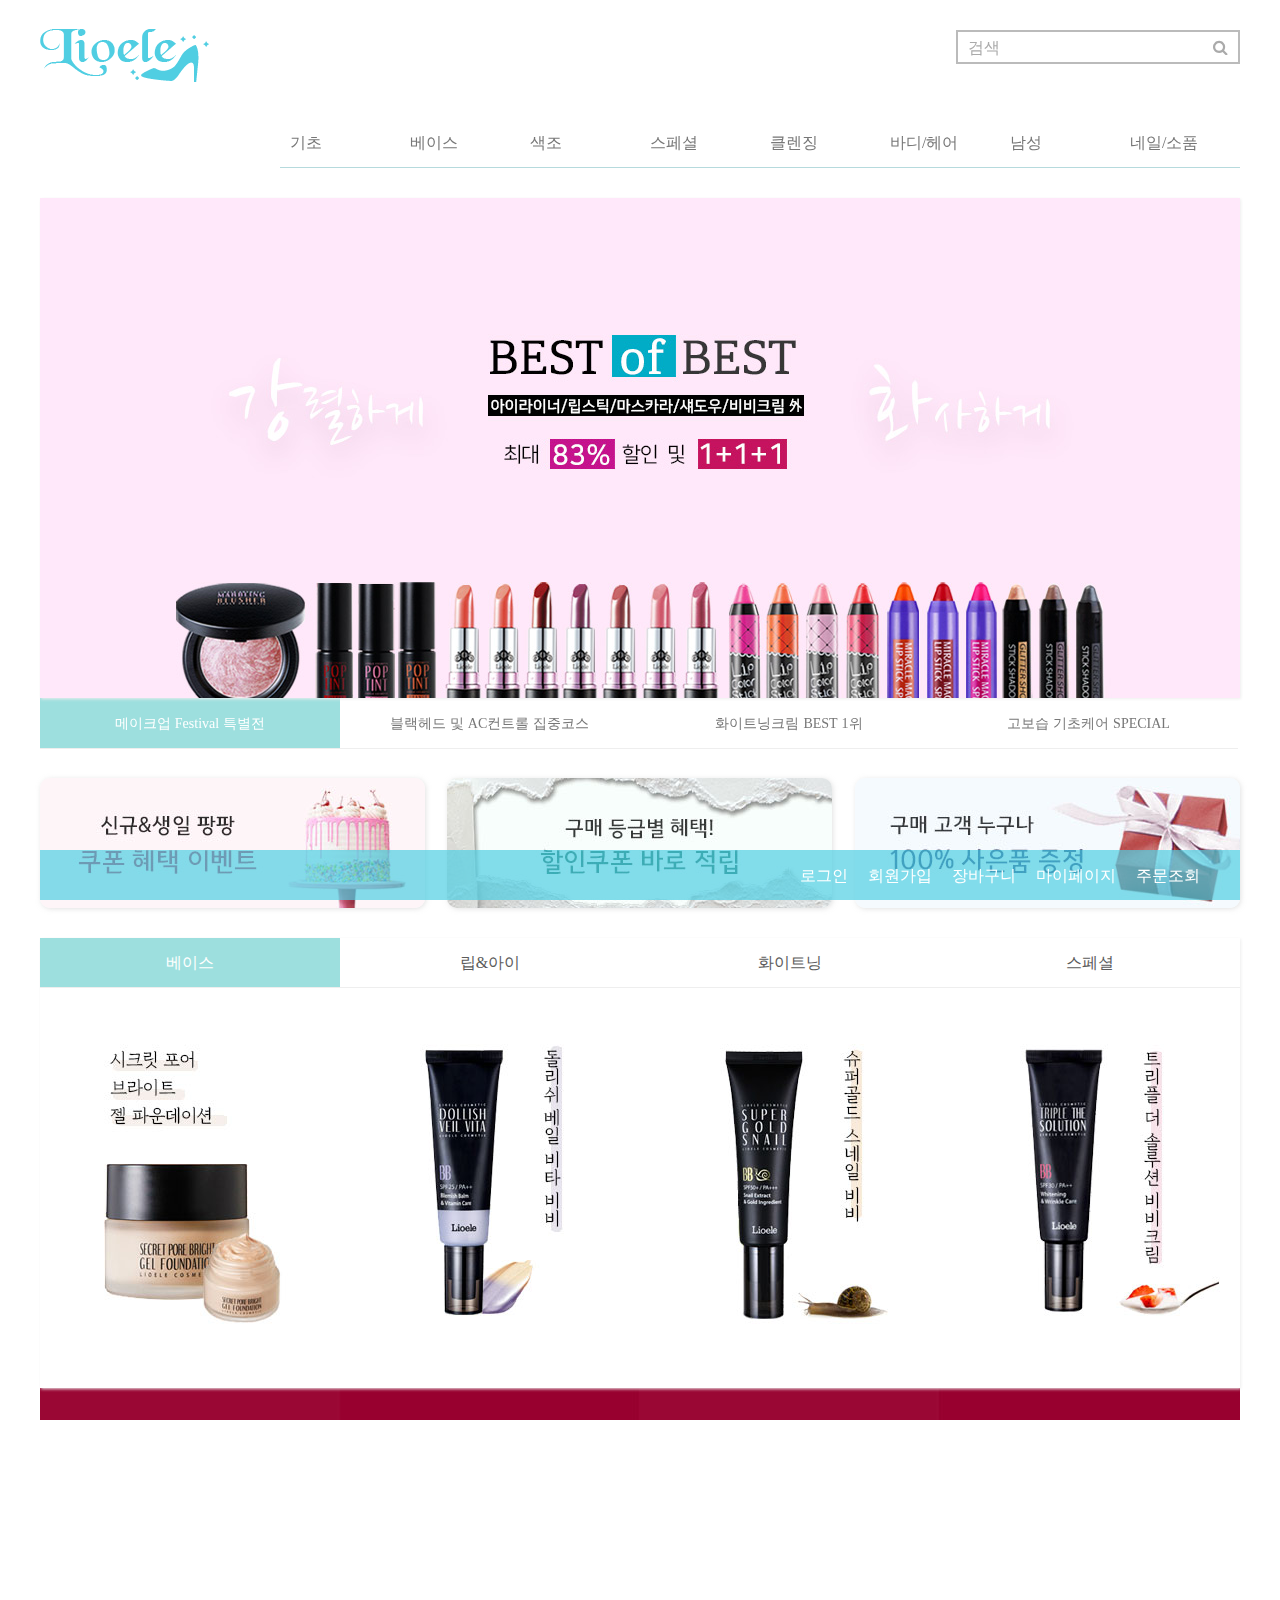
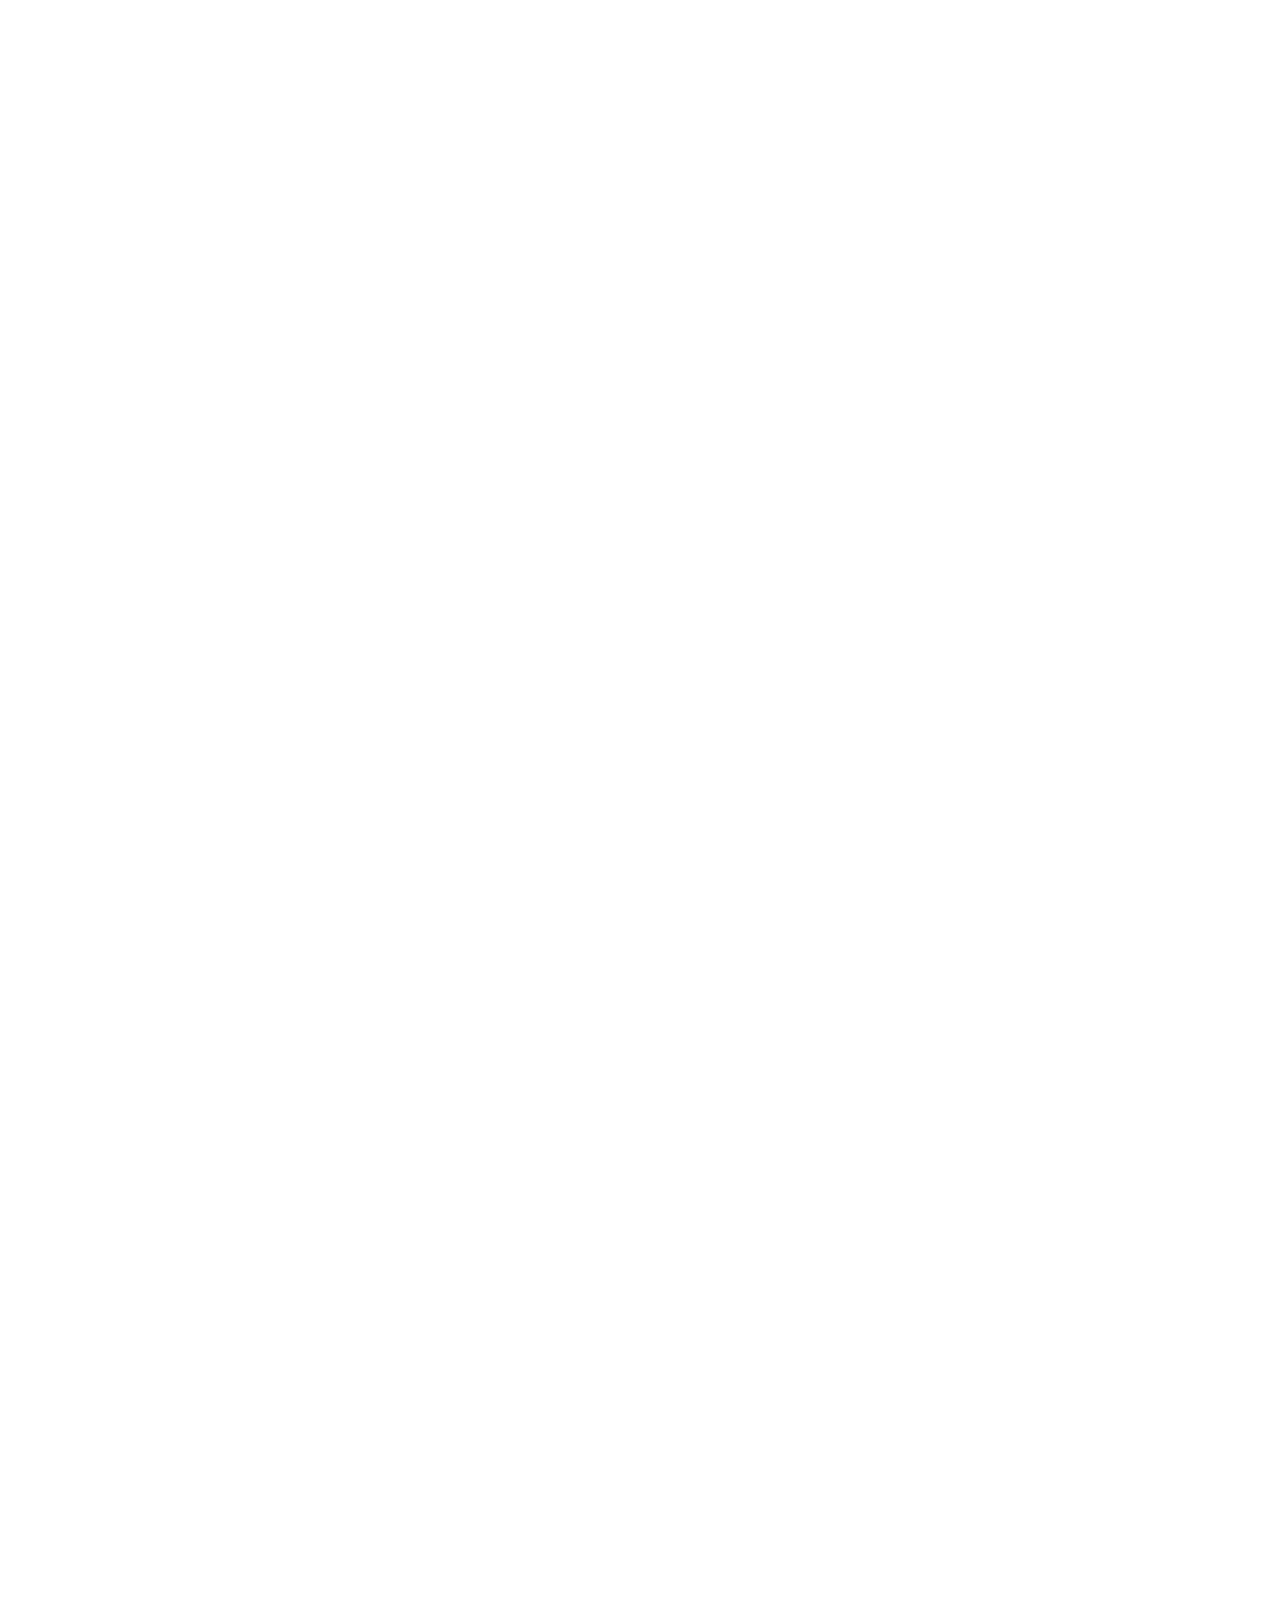
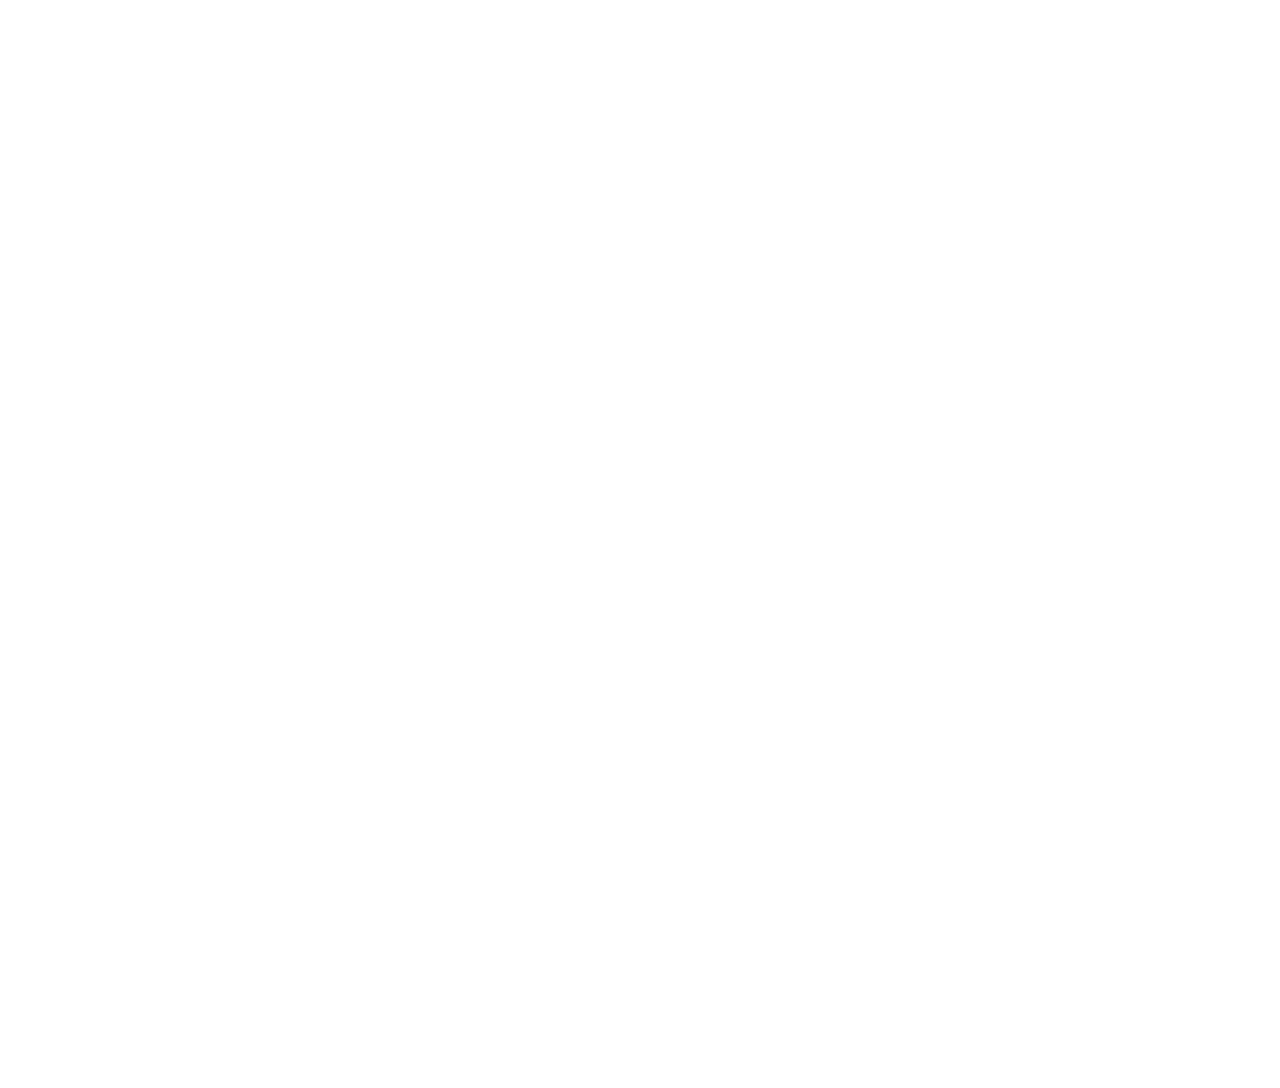
<file: Lioele/index.html>
<!DOCTYPE html>
<html lang="ko">
<head>
    <meta charset="UTF-8">
    <!--
    <meta name="viewport" content="width=device-width,initial-scale=1.0,minimum-scale=1.0,maximum-scale=1.0,user-scalable=no">
    -->
    <title>리오엘리</title>
    <link rel="stylesheet" href="https://stackpath.bootstrapcdn.com/font-awesome/4.7.0/css/font-awesome.min.css">
    <link rel="stylesheet" media="only screen and (min-width:981px)" href="css/lioele_web.css">
    <link rel="stylesheet" media="only screen and (max-width:980px)" href="css/lioele_mobile.css">
    <link rel="stylesheet" href="css/lioele_mobile.css">
    <script src="../jquery-3.4.1.min.js"></script>
    <script>
        $(function(){
           $("nav>ul>li").mouseover(function(){
               $(this).children("ul").stop().slideDown(200);
           });
            
           $("nav>ul>li").mouseleave(function(){
               $(this).children("ul").stop().slideUp(200);
           });
            
            var banner=0;
            var pos=0;
            
            function auto(){
                
                banner++;
                pos=-500*banner;
                
                var bannerNum=$("#banner>div.contents>ul>li").length;
                
                $("#banner>ul.list>li").eq(banner).addClass("on").siblings().removeClass("on");
                
                if(banner==bannerNum-1){
                    $("#banner>ul.list>li").eq(0).addClass("on").siblings().removeClass("on");
                };

                $("#banner>div.contents>ul").animate({"top":pos},900,function(){
                    
                    if(banner>bannerNum-2){
                        banner=0;
                        
                        $("#banner>div.contents>ul").css({"top":0});
                    };
                    
                });

                
            };
            
            
            var auto_banner=setInterval(auto, 4500);
            
            $("#banner>ul.list>li").click(function(e){
                e.preventDefault();
   
                clearInterval(auto_banner);
                
                var idx3=$(this).index();
                var position=-500*idx3;

                
                $("#banner>div.contents>ul").stop().animate({"top":position},900,function(){});
                
                $(this).addClass("on").siblings().removeClass("on");
                
                
            });
            
            $(".recommend>ul.product").mouseover(function(){
                var idx2 = $(this).index();
                $(".recommend>ul.list>li").eq(idx2-2).addClass("on").siblings().removeClass("on");
            });
            
            $(".recommend>ul.product>li").mouseover(function(){
                $(this).addClass("on").siblings().addClass("off");
            });
            
            $(".recommend>ul.product>li").mouseleave(function(){
                $(".recommend>ul.product>li").removeClass("on").removeClass("off");
            });
            
            $(".recommend>ul.list>li").mouseover(function(){
                $(this).addClass("on").siblings().removeClass("on");
                var idx=$(this).index();
                $(".recommend>ul.product").eq(idx).addClass("on").siblings().removeClass("on");
            });
            
            $(".recommend>ul.list>li").mouseleave(function(){
                $(".recommend>ul.list>li").removeClass("on");
            
            });
          
        });
    </script>
    <style>
 
    </style>
</head>
<body>
    <div class="wrapper">
        <header class="clearfix">
           <div class="h_top clearfix">
             <h1 class="logo">
                <a href="#">
                  <img src="images/logo.png" alt="리오엘리">
                </a>
             </h1>
             <form action="">
                <label for="search">검색</label>
                <input type="text" name="search" id="search">
                <input type="submit" value="&#xf002;">
             </form>
           </div>
           <nav>
               <ul class="clearfix">
                    <li>
                        <a href="#"><span>기초</span></a>
                        <ul>
                            <li><a href="#">스킨/미스트</a></li>
                            <li><a href="#">로션</a></li>
                            <li><a href="#">에센스/앰플/오일</a></li>
                            <li><a href="#">크림</a></li>
                            <li><a href="#">아이케어</a></li>
                            <li><a href="#">기초세트</a></li>
                            <li><a href="#">피부고민별</a></li>
                            <li><a href="#"><span class="add"></span></a></li>
                        </ul>
                    </li>
                    <li>
                        <a href="#"><span>베이스</span></a>
                        <ul>
                            <li><a href="#">비비/씨씨/쿠션</a></li>
                            <li><a href="#">베이스/프라이머</a></li>
                            <li><a href="#">파운데이션/컨실러</a></li>
                            <li><a href="#">팩트/파우더</a></li>
                            <li><a href="#"><span class="add"></span></a></li>
                        </ul>
                    </li>
                    <li>
                        <a href="#"><span>색조</span></a>
                        <ul>
                            <li><a href="#">립밤/립스틱</a></li>
                            <li><a href="#">립에센스/틴트/글로즈</a></li>
                            <li><a href="#">마스카라</a></li>
                            <li><a href="#">아이섀도우</a></li>
                            <li><a href="#">아이라이너</a></li>
                            <li><a href="#">아이라이너세트</a></li>
                            <li><a href="#">아이브로우</a></li>
                            <li><a href="#">블러셔/하이라이터</a></li>
                            <li><a href="#"><span class="add"></span></a></li>
                        </ul>
                    </li>
                    <li>
                        <a href="#"><span>스페셜</span></a>
                        <ul>
                            <li><a href="#">자외선 차단</a></li>
                            <li><a href="#">스페셜 모공케어</a></li>
                            <li><a href="#">영양/마사지/팩</a></li>
                            <li><a href="#">민감성케어</a></li>
                            <li><a href="#"><span class="add"></span></a></li>
                        </ul>
                    </li>
                    <li>
                        <a href="#"><span>클렌징</span></a>
                        <ul>
                            <li><a href="#">폼클렌징</a></li>
                            <li><a href="#">클렌징 젤/로션/크림/오일</a></li>
                            <li><a href="#">각질케어</a></li>
                            <li><a href="#">리무버/티슈</a></li>
                            <li><a href="#"><span class="add"></span></a></li>
                        </ul>
                    </li>
                    <li>
                        <a href="#"><span>바디/헤어</span></a>
                        <ul>
                            <li><a href="#">바디/핸드</a></li>
                            <li><a href="#">헤어</a></li>
                            <li><a href="#"><span class="add"></span></a></li>
                        </ul>
                    </li>
                    <li>
                        <a href="#"><span>남성</span></a>
                        <ul>
                            <li><a href="#">스킨</a></li>
                            <li><a href="#">로션</a></li>
                            <li><a href="#">기초세트</a></li>
                            <li><a href="#"><span class="add"></span></a></li>
                        </ul>
                    </li>
                    <li>
                        <a href="#"><span>네일/소품</span></a>
                        <ul>
                            <li><a href="#">네일/리무버</a></li>
                            <li><a href="#">네일소품</a></li>
                            <li><a href="#">퍼프/화장솜/면봉</a></li>
                            <li><a href="#">메이크업 브러쉬</a></li>
                            <li><a href="#">속눈썹/아이뷰러</a></li>
                            <li><a href="#">헤어/바디소품</a></li>
                            <li><a href="#">마사지/클랜징소품</a></li>
                            <li><a href="#">기타</a></li>
                            <li><a href="#"><span class="add"></span></a></li>
                        </ul>
                    </li>
               </ul>
           </nav>

        </header>
        <main>
            <section id="banner">
                <h1 class="hidden">배너광고</h1>
                <div class="contents">
                    <ul>
                        <li><a href="#"><img src="images/banner01_re3.jpg" alt="배너1"></a></li>
                        <li><a href="#"><img src="images/banner02_re.jpg" alt="배너2"></a></li>
                        <li><a href="#"><img src="images/banner03.jpg" alt="배너3"></a></li>
                        <li><a href="#"><img src="images/banner04_re4.jpg" alt="배너4"></a></li>
                        <li><a href="#"><img src="images/banner01_re3.jpg" alt="배너1"></a></li>
                    </ul>
                </div>
                <ul class="list clearfix">
                    <li class="on"><a href="#">메이크업 Festival 특별전</a></li>
                    <li><a href="#">블랙헤드 및 AC컨트롤 집중코스</a></li>
                    <li><a href="#">화이트닝크림 BEST 1위</a></li>
                    <li><a href="#">고보습 기초케어 SPECIAL</a></li>
                </ul>
            </section>
            
            <section class="event">
               <h1 class="hidden">이벤트</h1>
               <ul class="clearfix">
                   <li><a href="#"></a></li>
                   <li><a href="#"></a></li>
                   <li><a href="#"></a></li>
               </ul>
            </section>
            
            <section class="recommend">
                <h1 class="hidden">추천상품</h1>
                <ul class="list clearfix">
                    <li class="on">베이스</li>
                    <li>립&amp;아이</li>
                    <li>화이트닝</li>
                    <li>스페셜</li>
                </ul>
                <ul class="clearfix product on">
                    <li class="transition"><a href="#"></a></li>
                    <li class="transition"><a href="#"></a></li>
                    <li class="transition"><a href="#"></a></li>
                    <li class="transition"><a href="#"></a></li>
                </ul>
                <ul class="clearfix product">
                    <li class="transition"><a href="#"></a></li>
                    <li class="transition"><a href="#"></a></li>
                    <li class="transition"><a href="#"></a></li>
                    <li class="transition"><a href="#"></a></li>
                </ul>
                <ul class="clearfix product">
                    <li class="transition"><a href="#"></a></li>
                    <li class="transition"><a href="#"></a></li>
                    <li class="transition"><a href="#"></a></li>
                    <li class="transition"><a href="#"></a></li>
                </ul>
                <ul class="clearfix product">
                    <li class="transition"><a href="#"></a></li>
                    <li class="transition"><a href="#"></a></li>
                    <li class="transition"><a href="#"></a></li>
                    <li class="transition"><a href="#"></a></li>
                </ul>
            </section>
            <div class="fixed web">
              <div class="bg-wrap">
                <div class="bg">
                    <ul>
                        <li><a href="#"></a></li>
                        <li><a href="#"></a></li>
                        <li><a href="#"></a></li>
                    </ul>
                </div>
              </div>
            </div>
            <div class="fixed mobile">
              <div class="bg-wrap">
                <div class="bg">
                    <ul class="clearfix">
                        <li><a href="#"></a></li>
                        <li><a href="#"></a></li>
                        <li><a href="#"></a></li>
                    </ul>
                </div>
              </div>
            </div>
            <div class="space"></div>
        </main>
        <!-- 포폴 사이트 소개 개인작업임을 강조
        <aside>
            <a href="#">닫기</a>
        </aside>
        -->
        <footer class="clearfix">
            <dl class="clearfix">
                <dt class="hidden">유틸메뉴</dt>
                <dd><a href="#">로그인</a></dd>
                <dd><a href="#">회원가입</a></dd>
                <dd><a href="#">장바구니</a></dd>
                <dd><a href="#">마이페이지</a></dd>
                <dd><a href="#">주문조회</a></dd> <!--포지션 픽스로 하단에 배치, 바닥까지가면 푸터와 합쳐지게-->
            </dl>
        </footer>
    </div>
</body>
</html>
</file>
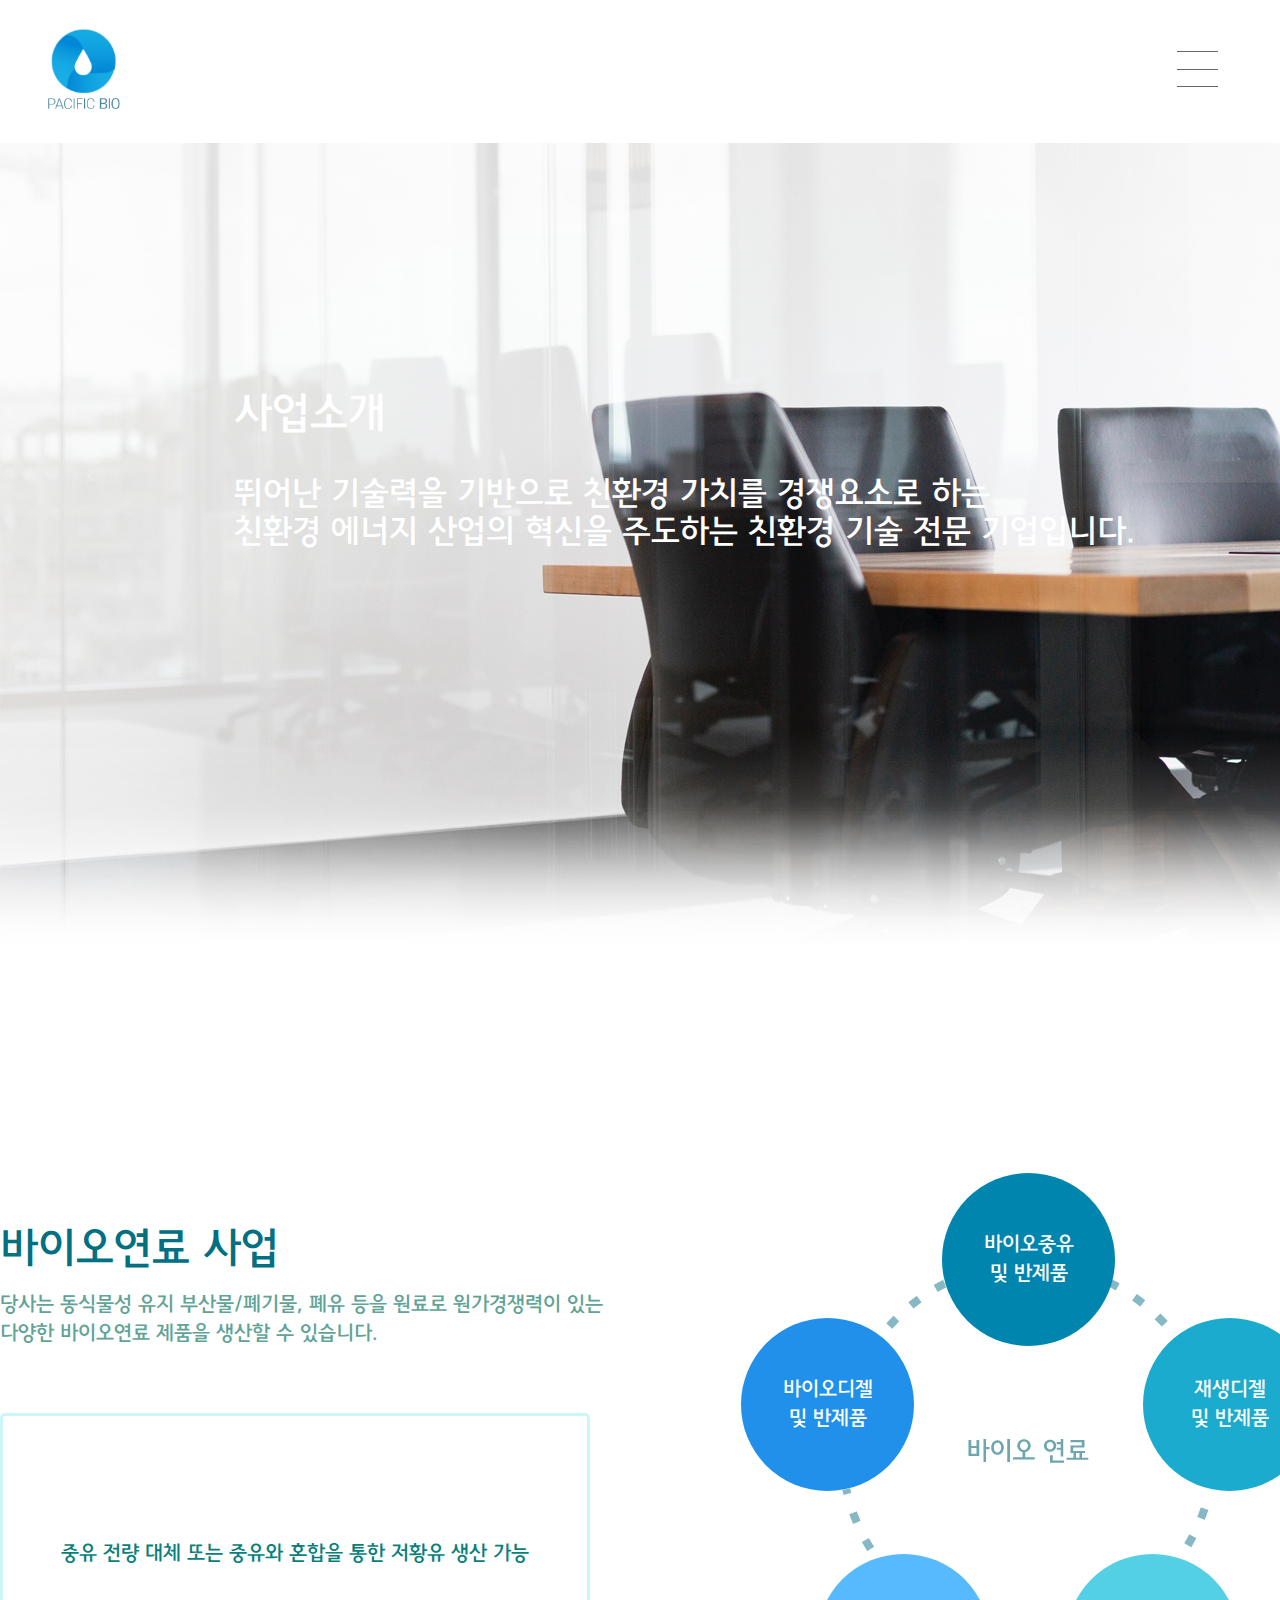
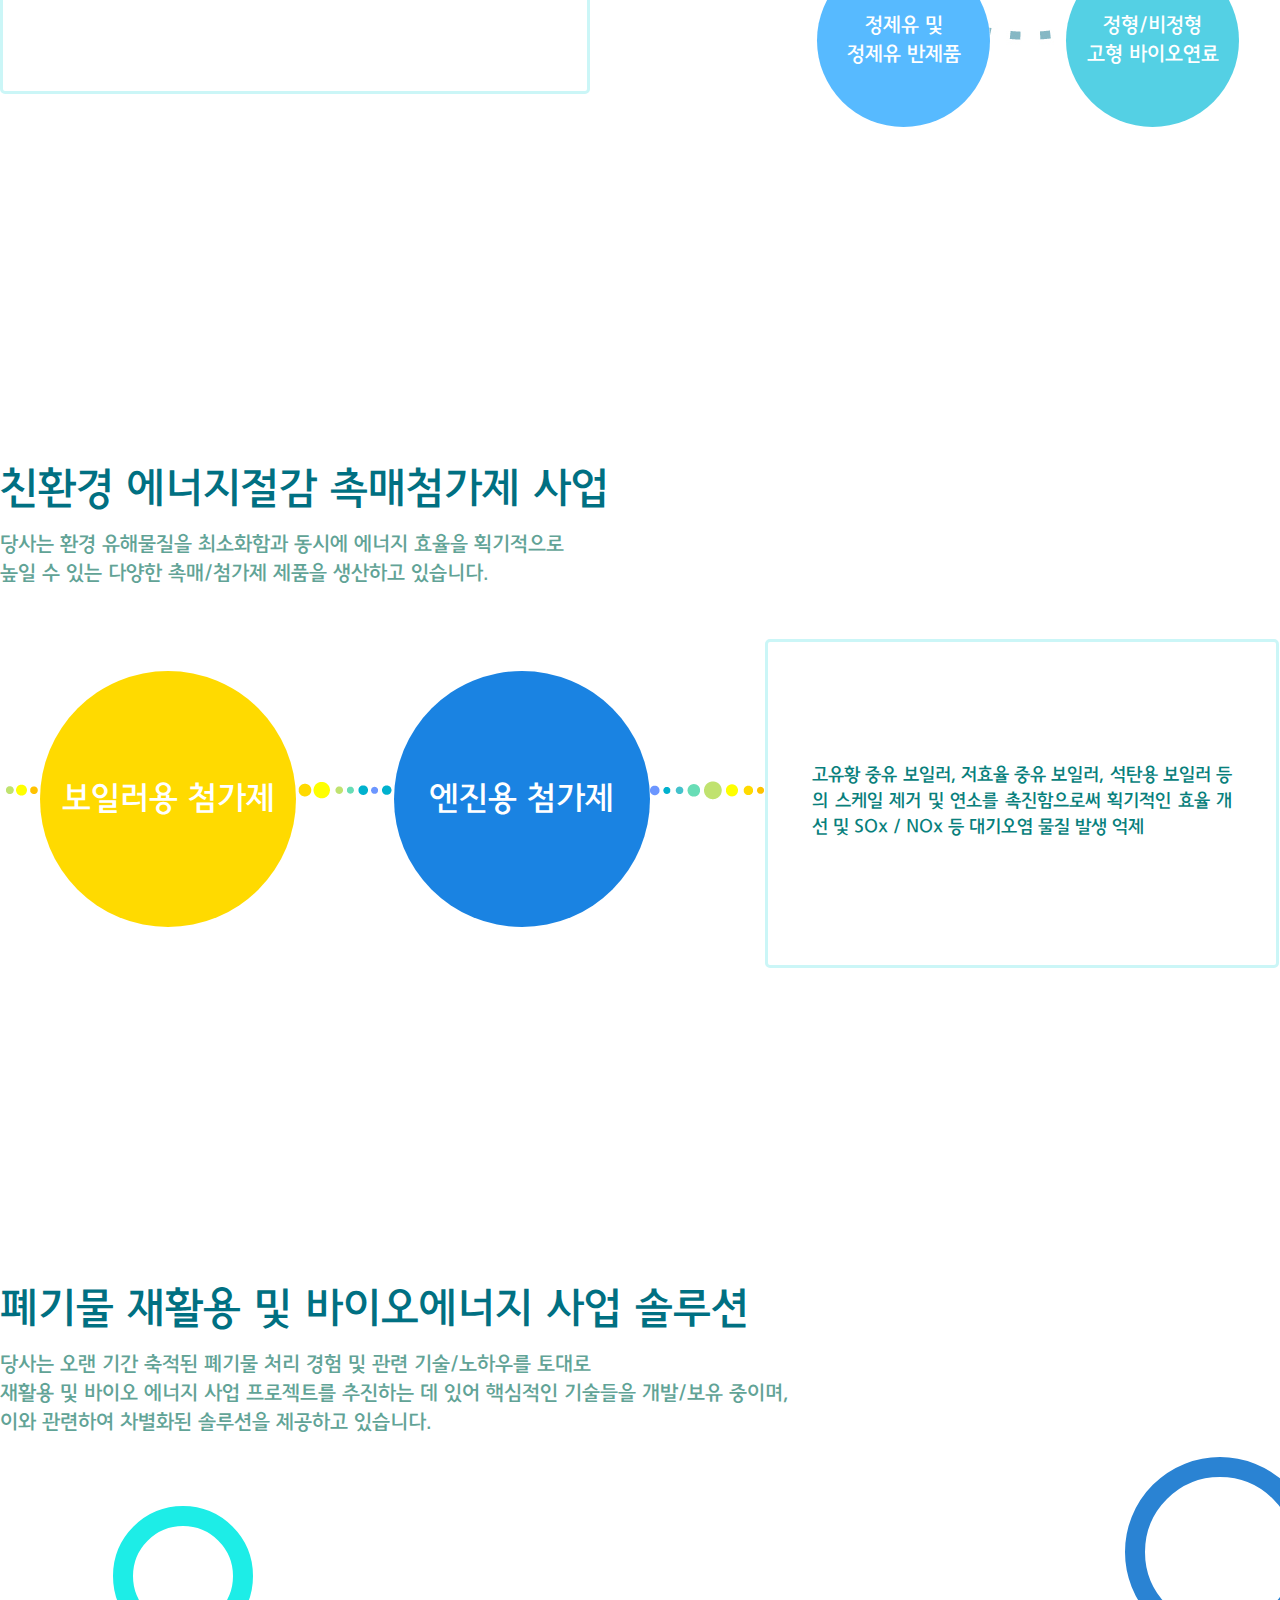
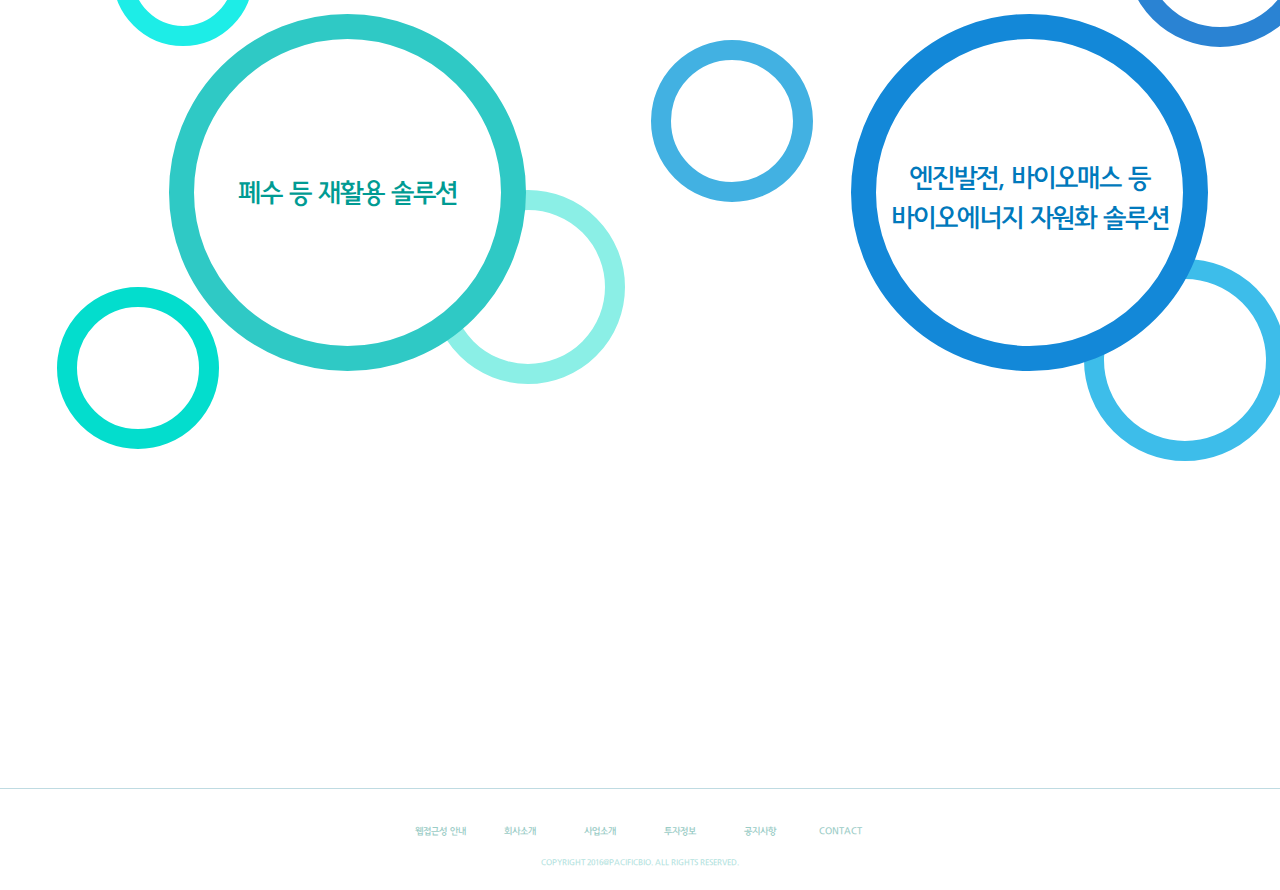
<file: pacificBIO/subpage/business.html>
<!DOCTYPE html>
<html lang="ko">
<head>
  <meta charset="UTF-8">
  <meta name="viewport" content="width=device-width, initial-scale=1.0">
  <meta http-equiv="X-UA-Compatible" content="ie=edge">
  <link rel="stylesheet" href="css/reset.css">
  <link rel="stylesheet" href="css/business.css">
  <link rel="stylesheet" href="css/footer.css">
  <link rel="stylesheet" media="only screen and (min-width:981px)" href="css/header(web).css">
  <link rel="stylesheet" media="only screen and (max-width:980px)" href="css/header(mobile).css">
  <link rel="stylesheet" type="text/css" href="../XEIcon-2.2.0/xeicon.min.css">
  <script   src="https://code.jquery.com/jquery-3.4.1.min.js"   integrity="sha256-CSXorXvZcTkaix6Yvo6HppcZGetbYMGWSFlBw8HfCJo="   crossorigin="anonymous"></script>
  <script>
      $(function(){

        $("#go_top").click(function(e){
                e.preventDefault();

            $("html, body").animate({"scrollTop":0}, 500, function(){});
        });

          
        $(window).scroll(function(){

          var top=$(window).scrollTop();
          if(top>10){
              $("header").addClass("on");
              $("#nav").addClass("on");
              $("#go_top").css({"display":"block"}).find("i").css({"transform":"rotate(180deg)"}).parents("p");
          }else{
              $("header").removeClass("on");
              $("#nav").removeClass("on");
              $("#go_top").css({"display":"none"});
          }
        });

            $("#nav_btn").click(function(){
                $("#nav").css({"display":"block","opacity":"1"});
            });

            $("#nav").children("p").click(function(e){
                e.preventDefault();
                $("#nav").css({"display":"none","opacity":"0"});
            });
          
          $("#fuel").children("div.list").find("li").click(function(){
              var idx = $(this).index();
              
             $("#fuel").find("div.content").find("li").css({"opacity":"0"}).eq(idx).addClass("on").siblings().removeClass("on").end().stop().animate({"opacity":"1"}, 500, function(){});
          });
          
          $("#fuel").children("div.list").find("li").mouseenter(function(){
              $(this).css({"opacity":"0.8"}).stop().animate({"opacity":"1"}, 500, function(){});
          
          });
          
            
           $("#catalyst").find("div.list").find("li").click(function(){
              var idx = $(this).index();
              
             $("#catalyst").find("div.content").find("li").css({"opacity":"0"}).eq(idx).addClass("on").siblings().removeClass("on").end().stop().animate({"opacity":"1"}, 500, function(){});
          });
          
          $("#catalyst").find("div.list").find("li").mouseenter(function(){
               $(this).css({"opacity":"0.8"}).stop().animate({"opacity":"1"}, 500, function(){});
          
          });
          
          
          $("#garbage").children("div.wrapper").children("p").eq(0).mouseenter(function(){
              $(this).animate({"left":"53px", "top":"52px"}, 300, function(){});
          });
          
          $("#garbage").children("div.wrapper").children("p").eq(0).mouseleave(function(){
              $(this).animate({"left":"56px", "top":"49px"}, 300, function(){});
          });
          
           $("#garbage").children("div.wrapper").children("p").eq(1).mouseenter(function(){
              $(this).animate({"left":"-10px", "bottom":"13px"}, 300, function(){});
          });
          
          $("#garbage").children("div.wrapper").children("p").eq(1).mouseleave(function(){
              $(this).animate({"left":"0", "bottom":"12px"}, 300, function(){});
          });
          
          $("#garbage").children("div.wrapper").children("p").eq(2).mouseenter(function(){
              $(this).animate({"left":"378px", "bottom":"81px"}, 300, function(){});
          });
          
          $("#garbage").children("div.wrapper").children("p").eq(2).mouseleave(function(){
              $(this).animate({"left":"374px", "bottom":"77px"}, 300, function(){});
          });
          
           $("#garbage").children("div.wrapper").children("p").eq(3).mouseenter(function(){
              $(this).animate({"right":"498px", "top":"187px"}, 300, function(){});
          });
          
          $("#garbage").children("div.wrapper").children("p").eq(3).mouseleave(function(){
              $(this).animate({"right":"502px", "top":"183px"}, 300, function(){});
          });
          
          $("#garbage").children("div.wrapper").children("p").eq(4).mouseenter(function(){
              $(this).animate({"right":"33px", "bottom":"-2px"}, 300, function(){});
          });
          
          $("#garbage").children("div.wrapper").children("p").eq(4).mouseleave(function(){
              $(this).animate({"right":"29px", "bottom":"0px"}, 300, function(){});
          });
          
           $("#garbage").children("div.wrapper").children("p").eq(5).mouseenter(function(){
              $(this).animate({"right":"-10px", "top":"-10px"}, 300, function(){});
          });
          
          $("#garbage").children("div.wrapper").children("p").eq(5).mouseleave(function(){
              $(this).animate({"right":"0px", "top":"0px"}, 300, function(){});
          });
         
          $("#garbage").children("div.wrapper").children("p").mouseenter(function(){
              $(this).removeClass("on");
          });
          
      });
  </script>
  <title>Document</title>
</head>
<body>
   <p id="go_top">
    <a href="#">
       <i class="xi-angle-down-thin"></i>
    </a>
  </p>
  
  <header>
    <p id="logo"><a href="../index.html"></a></p>
    <div id="nav_btn">
        <p></p>
    </div>
    <nav id="nav">
     <h1 class="hidden">네비게이터</h1>
     <p>
         <a href="#">
            <span class="hidden">닫기버튼</span>
         </a>
     </p>
     <dl>
         <dt>Introduction</dt>
         <dd><a href="company.html">회사소개</a></dd>
         <dd><a href="business.html">사업소개</a></dd>
     </dl>
     <dl>
         <dt>Information</dt>
         <dd><a href="invest.html">투자정보</a></dd>
         <dd><a href="notice.html">공지사항</a></dd>
         <dd><a href="contact.html">CONTACT</a></dd>
     </dl>
     <dl>
         <dt class="hidden">언어선택</dt>
         <dd><a href="#">KOR</a></dd>
         <dd><a href="#">ENG</a></dd>
     </dl>
    </nav><!--nav END-->
  </header>
  <main>
    <section id="title">
      <h1>사업소개</h1>
      <p>
        뛰어난 기술력을 기반으로 친환경 가치를 경쟁요소로 하는<br/>
        친환경 에너지 산업의 혁신을 주도하는 친환경 기술 전문 기업입니다.
      </p>
    </section>

    <section id="fuel">
      <div class="wrapper">
        <h1>바이오연료 사업</h1>
        <p>당사는 동식물성 유지 부산물/폐기물, 폐유 등을 원료로
          원가경쟁력이 있는<br />다양한 바이오연료 제품을 생산할
          수 있습니다.</p>
        <div class="content">
            <ul>
              <li class="on">중유 전량 대체 또는 중유와 혼합을 통한 저황유 생산 가능</li>
              <li>경유 전량 대체 또는 경유와 혼합을 통한 저황유 생산 가능</li>
              <li>우드펠렛, CNSC등 석탄과 혼소 가능</li>
              <li>연료유 전량 대체 가능</li>
              <li>혼합을 통한 BD규제 충족 가능</li>
            </ul>
        </div>
      </div>

      <div class="list">
        <ul>
          <li>바이오중유<br/>및 반제품</li>
          <li>재생디젤<br/>및 반제품</li>
          <li>정형/비정형<br/>고형 바이오연료</li>
          <li>정제유 및<br/>정제유 반제품</li>
          <li>바이오디젤<br/>및 반제품</li>
        </ul>
      </div>
    </section>

    <section id="catalyst">
      <h1>친환경 에너지절감 촉매첨가제 사업</h1>
      <p>당사는 환경 유해물질을 최소화함과 동시에
        에너지 효율을 획기적으로<br/>높일 수 있는
        다양한 촉매/첨가제 제품을 생산하고 있습니다.
      </p>

      <div class="wrapper">
        <div class="list">
          <ul>
            <li>보일러용 첨가제</li>
            <li>엔진용 첨가제</li>
          </ul>
        </div>

        <div class="content">
          <ul>
            <li class="on">
             <p>
                고유황 중유 보일러, 저효율 중유 보일러, 석탄용 보일러
                등의 스케일 제거 및 연소를 촉진함으로써 획기적인 효율 개선 및 SOx / NOx 등 대기오염 물질 발생 억제
             </p>
              
            </li>
            <li>
             <p>
               차량용, 선박용, 발전용 엔진의 파워와 효율을 향상시킴과 동시에 소음, 진동을 줄이고 대기오염물질 배출 최소화
             </p>
            </li>
          </ul>
        </div>
      </div>

    </section>
    <section id="garbage">
      <h1>폐기물 재활용 및 바이오에너지 사업 솔루션</h1>
      <p>
        당사는 오랜 기간 축적된 폐기물 처리 경험 및 관련 기술/노하우를 토대로<br/>
        재활용 및 바이오 에너지 사업 프로젝트를 추진하는 데 있어 핵심적인 기술들을 개발/보유 중이며,<br/>
        이와 관련하여 차별화된 솔루션을 제공하고 있습니다.
      </p>
      <div class="wrapper">
        <div class="list">
          <ul>
            <li>폐수 등 재활용 솔루션</li>
            <li>
              엔진발전, 바이오매스 등<br/>
              바이오에너지 자원화 솔루션
            </li>
          </ul>
        </div>
        <p></p>
        <p></p>
        <p></p>
        <p></p>
        <p></p>
        <p></p>
      </div>
    </section>
  </main>
  <footer>
      <div>
          <dl>
              <dt class="hidden">유틸메뉴</dt>
              <dd>
                  <a href="#">웹접근성 안내</a>
              </dd>
              <dd>
                  <a href="company.html">회사소개</a>
              </dd>
              <dd>
                  <a href="business.html">사업소개</a>
              </dd>
              <dd>
                  <a href="invest.html">투자정보</a>
              </dd>
              <dd>
                  <a href="notice.html">공지사항</a>
              </dd>
              <dd>
                  <a href="contact.html">CONTACT</a>
              </dd>
          </dl>
      </div>
      <address>
          <p>COPYRIGHT 2016@PACIFICBIO. ALL RIGHTS RESERVED.</p>
      </address>

  </footer>
</body>
</html>
</file>
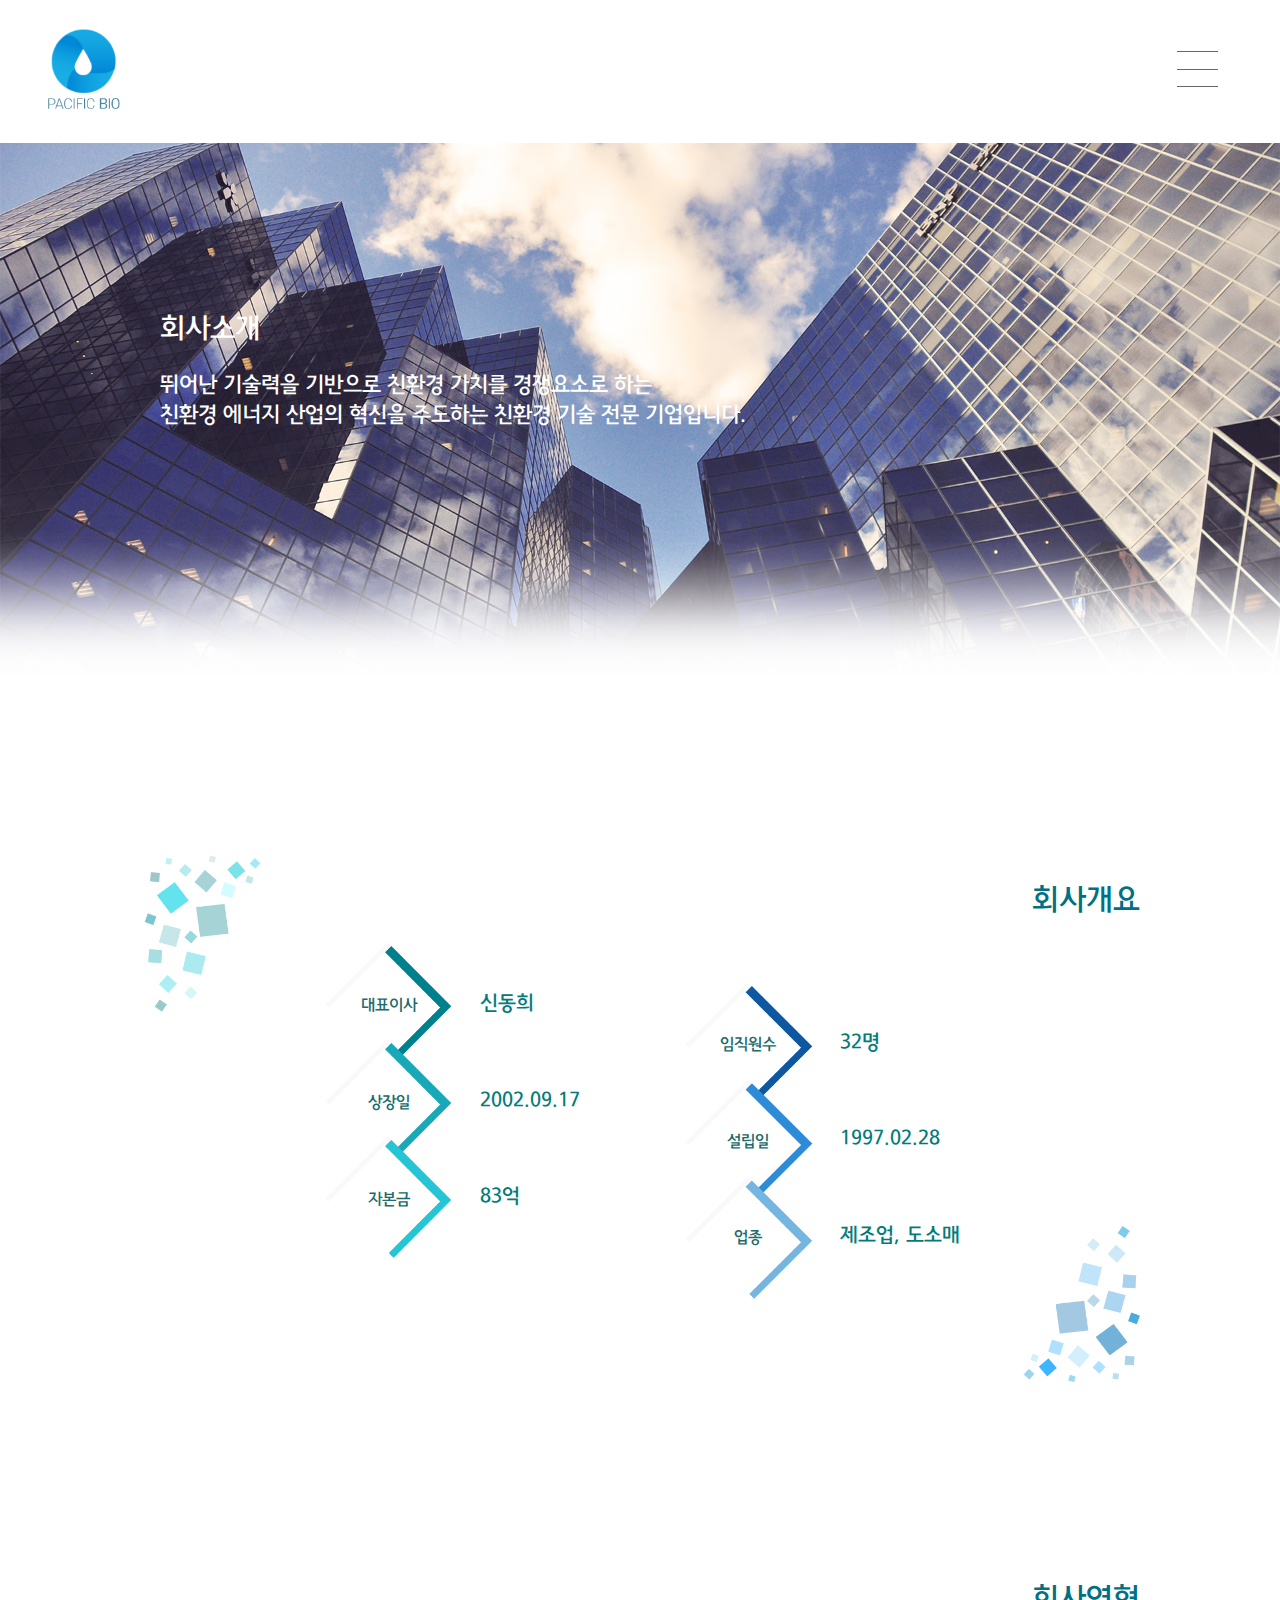
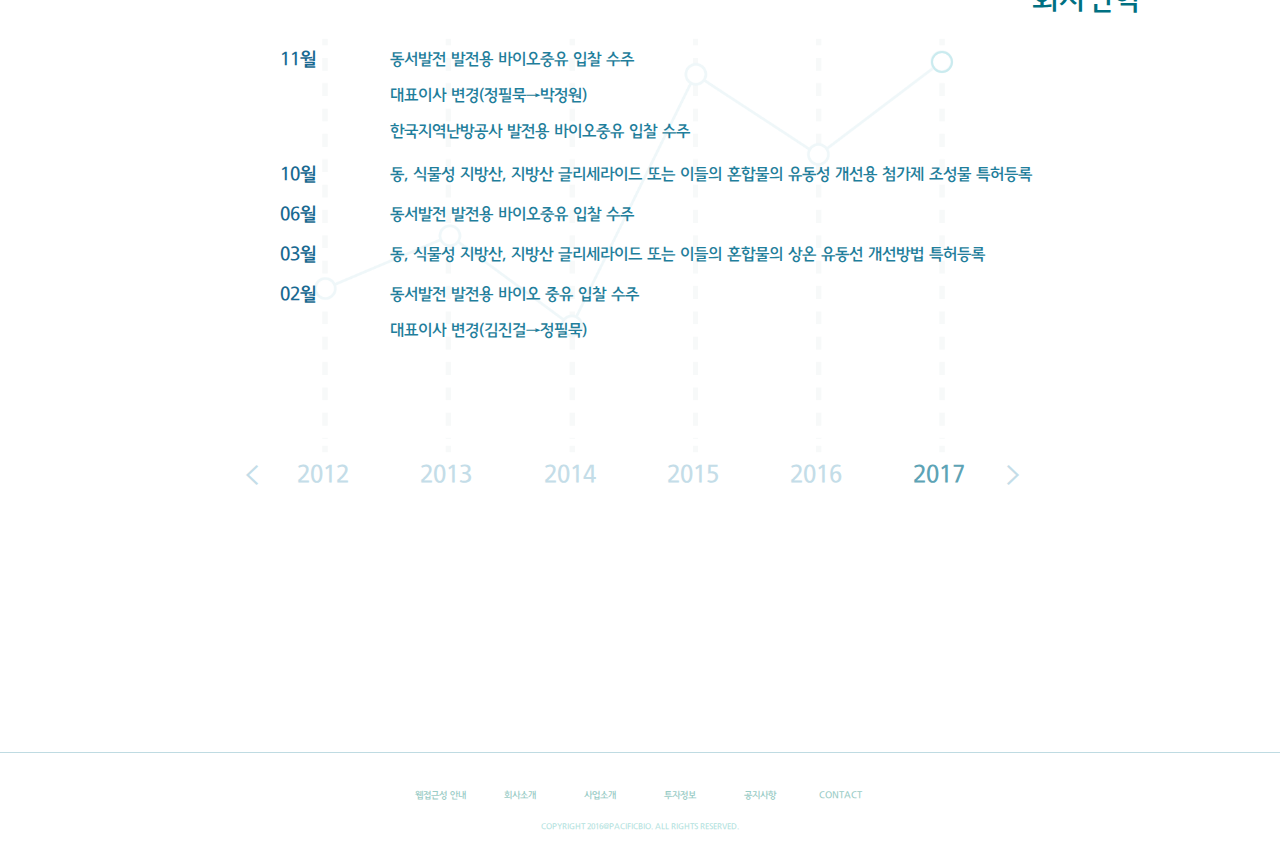
<file: pacificBIO/subpage/company.html>
<!DOCTYPE html>
<html lang="ko">
<head>
  <meta charset="UTF-8">
  <meta name="viewport" content="width=device-width, initial-scale=1.0">
  <meta http-equiv="X-UA-Compatible" content="ie=edge">
  <link rel="stylesheet" href="css/reset.css">
  <link rel="stylesheet" href="css/company.css">
  <link rel="stylesheet" href="css/footer.css">
  <link rel="stylesheet" media="only screen and (min-width:981px)" href="css/header(web).css">
  <link rel="stylesheet" media="only screen and (max-width:980px)" href="css/header(mobile).css">
  <link rel="stylesheet" type="text/css" href="../XEIcon-2.2.0/xeicon.min.css">
  <script   src="https://code.jquery.com/jquery-3.4.1.min.js" integrity="sha256-CSXorXvZcTkaix6Yvo6HppcZGetbYMGWSFlBw8HfCJo="   crossorigin="anonymous"></script>
  <script>
      $(function(){

        $("#go_top").click(function(e){
                e.preventDefault();

            $("html, body").animate({"scrollTop":0}, 500, function(){});
        });

          
        $(window).scroll(function(){

          var top=$(window).scrollTop();
          if(top>10){
              $("header").addClass("on");
              $("#nav").addClass("on");
              $("#go_top").css({"display":"block"}).find("i").css({"transform":"rotate(180deg)"}).parents("p");
          }else{
              $("header").removeClass("on");
              $("#nav").removeClass("on");
              $("#go_top").css({"display":"none"});
          }
        });

        $("#nav_btn").click(function(){
            $("#nav").css({"display":"block","opacity":"1"});
        });

        $("#nav").children("p").click(function(e){
            e.preventDefault();
            $("#nav").css({"display":"none","opacity":"0"});
        });

          var idx=5;

          $("#history>div.list").find("li").click(function(){
            $(this).addClass("on").css({"opacity":"0.5"}).animate({"opacity":1},500,function(){}).siblings().removeClass("on");

            idx = $(this).index();
            $("#history").children("div.year").eq(idx).css({"opacity":"0.8"}).addClass("on").animate({"opacity":1},800,function(){}).siblings().removeClass("on");

            change(idx);

          });

          function change(idx){
              if(idx==0){
                $("#change").css({"left":"13.5417vw", "top":"22.8125vw"});
            }else if(idx==1){
                $("#change").css({"left":"23.28125vw", "top":"18.64583vw"});
            }else if(idx==2){
                $("#change").css({"left":"32.864583vw", "top":"25.72917vw"});
            }else if(idx==3){
                $("#change").css({"left":"42.5521vw", "top":"6.14583vw"});
            }else if(idx==4){
                $("#change").css({"left":"52.1354vw", "top":"12.34375vw"});
            }else if(idx==5){
                $("#change").css({"left":"61.77083vw", "top":"5.10417vw"});
            };
          };


          $("div.list").children("p").eq(0).click(function(){

              idx--;
              if(idx<0){
                  idx=0;
              }
              $("#history").children("div.year").eq(idx).css({"opacity":"0.8"}).addClass("on").animate({"opacity":1},800,function(){}).siblings().removeClass("on");

              change(idx);

              $("#history>div.list").find("li").eq(idx).addClass("on").siblings().removeClass("on");
          });
          
          $("div.list").children("p").eq(0).mousedown(function(){
            $(this).addClass("on").siblings("p").removeClass("on")  
          });
          
          $("div.list").children("p").eq(0).mouseup(function(){
            $(this).removeClass("on");
          });

          $("div.list").children("p").eq(1).click(function(){
             

              idx++;
              if(idx>5){
                  idx=5;
              };
              $("#history").children("div.year").eq(idx).css({"opacity":"0.8"}).addClass("on").animate({"opacity":1},800,function(){}).siblings().removeClass("on");

              change(idx);

              $("#history>div.list").find("li").eq(idx).addClass("on").siblings().removeClass("on");
          });
          
           $("div.list").children("p").eq(1).mousedown(function(){
            $(this).addClass("on").siblings("p").removeClass("on")  
          });
          
          $("div.list").children("p").eq(1).mouseup(function(){
            $(this).removeClass("on");
          });

          
      });
  </script>
  <title>Document</title>
</head>
<body>
 
  <p id="go_top">
    <a href="#">
       <i class="xi-angle-down-thin"></i>
    </a>
  </p>
 
  <header>
    <p id="logo"><a href="../index.html"></a></p>
    <div id="nav_btn">
        <p></p>
    </div>
    <nav id="nav">
     <h1 class="hidden">네비게이터</h1>
     <p>
         <a href="#">
            <span class="hidden">닫기버튼</span>
         </a>
     </p>
     <dl>
         <dt>Introduction</dt>
         <dd><a href="company.html">회사소개</a></dd>
         <dd><a href="business.html">사업소개</a></dd>
     </dl>
     <dl>
         <dt>Information</dt>
         <dd><a href="invest.html">투자정보</a></dd>
         <dd><a href="notice.html">공지사항</a></dd>
         <dd><a href="contact.html">CONTACT</a></dd>
     </dl>
     <dl>
         <dt class="hidden">언어선택</dt>
         <dd><a href="#">KOR</a></dd>
         <dd><a href="#">ENG</a></dd>
     </dl>
    </nav><!--nav END-->
  </header>
  <main>
    <section id="title">
      <h1>회사소개</h1>
      <p>
        뛰어난 기술력을 기반으로 친환경 가치를 경쟁요소로 하는<br/>
        친환경 에너지 산업의 혁신을 주도하는 친환경 기술 전문 기업입니다.
      </p>
    </section>

    <section id="summary">
        <h1>회사개요</h1>
        <div class="left">
            <ul>
              <li>
                  <p>대표이사</p>
                  <p>신동희</p>
              </li>
              <li>
                  <p>상장일</p>
                  <p>2002.09.17</p>
              </li>
              <li>
                  <p>자본금</p>
                  <p>83억</p>
              </li>
            </ul>
        </div>
        <div class="right">
            <ul>
              <li>
                  <p>임직원수</p>
                  <p>32명</p>
              </li>
              <li>
                  <p>설립일</p>
                  <p>1997.02.28</p>
              </li>
              <li>
                  <p>업종</p>
                  <p>제조업, 도소매</p>
              </li>
            </ul>
        </div>
    </section>

    <section id="history">
      <h1>회사연혁</h1>
      <p id="change"></p>
      <div class="list">
          <p><i class="xi-angle-left"></i></p>
          <ul>
              <li>2012</li>
              <li>2013</li>
              <li>2014</li>
              <li>2015</li>
              <li>2016</li>
              <li class="on">2017</li>
          </ul>
          <p><i class="xi-angle-right"></i></p>
      </div>
      
      <div class="year" id="h_2012">
          <time datetime="2012" class="hidden">2012</time>
          <div class="wrapper">
              <ul>
                  <li>
                    <time datetime="2012-10">10월</time>
                    <p>한국중부발전 주관 생산 및 연소시연 행사</p>
                  </li>
                  <li>
                    <time datetime="2012-08">08월</time>
                    <p>㈜정진공영 인수</p>
                  </li>
                  <li class="ul">
                    <time datetime="2012-03">03월</time>
                    <ul>
                        <li>
                            한국중부발전과 물품공급을 위한 양해각서체결
                        </li>
                        <li>
                            한국서부발전과 물품공급을 위한 양해각서체결
                        </li>
                        <li>전력연구원 기술검토</li>
                    </ul>
                  </li>
              </ul>
          </div>
      </div>
      
      <div class="year" id="h_2013">
          <time datetime="2013" class="hidden">2013</time>
          <div class="wrapper">
              <ul>
                  <li>
                    <time datetime="2013-10">10월</time>
                    <p>
                        석유정제업 등록오일필드와 벙커C유 물품공급계약 체결
                    </p>
                  </li>
                  <li>
                    <time datetime="2013-09">09월</time>
                    <p>석유정제업 면허 취득</p>
                  </li>
                  <li>
                    <time datetime="2013-08">08월</time>
                    <p>
                        바이오중유,신재생에너지의 무할당제(RPS) 적용대상 에너지원확인(산업통상자원부)
                    </p>
                  </li>
                  <li class="ul two">
                    <time datetime="2013-07">07월</time>
                    <ul>
                        <li>
                            덕분오일로부터 석유정제공장, 설치 및 일체의 생산시설 등 취득
                        </li>
                        <li>
                            덕분오일 인수합병
                        </li>
                    </ul>
                  </li>
              </ul>
          </div>
      </div>
      
      <div class="year" id="h_2014">
          <time datetime="2014" class="hidden">2014</time>
          <div class="wrapper">
              <ul>
                  <li>
                    <time datetime="2014-04">04월</time>
                    <p>동서발전 발전용 바이오중유 2차 입찰 전량 수주</p>
                  </li>
                  <li class="ul two">
                    <time datetime="2014-03">03월</time>
                    <ul>
                        <li>
                            동서발전 발전용 바이오중유 1차 입찰 전량 수주
                        </li>
                        <li>
                            산업통상자원부 발전용 바이오중유 생산업자 지정 및 공급 개시
                        </li>
                    </ul>
                  </li>
                  <li>
                    <time datetime="2014-01">01월</time>
                    <p>사명 변경(에어파크 → 엘에너지)</p>
                  </li>
              </ul>
          </div>
      </div>
      
      <div class="year" id="h_2015">
          <time datetime="2015" class="hidden">2015</time>
          <div class="wrapper">
              <ul>
                  <li>
                    <time datetime="2015-12">12월</time>
                    <p>서부발전 발전용 바이오중유 입찰 수주</p>
                  </li>
                  <li>
                    <time datetime="2015-11">11월</time>
                    <p>한국지역난방공사 발전용 바이오중유 입찰 전량 수주</p>
                  </li>
                  <li class="ul two">
                    <time datetime="2015-10">10월</time>
                    <ul>
                        <li>동서발전 발전용 바이오중유 입찰 수주</li>
                        <li>동, 식물성 지방산, 지방산 글리세라이드 또는 이들의 혼합물의 상온유동성 개선방법 특허출원</li>
                    </ul>
                  </li>
                  <li class="ul two">
                    <time datetime="2015-07">07월</time>
                    <ul>
                        <li>남부발전 발전용 바이오중유 입찰 수주</li>
                        <li>남부발전 발전용 바이오중유 입찰 수주</li>
                    </ul>
                  </li>
                  <li>
                    <time datetime="2015-06">06월</time>
                    <p>대표이사 변경(김태훈→장운덕)</p>
                  </li>
                  <li>
                    <time datetime="2015-05">05월</time>
                    <p>사명 변경(엘에너지→퍼시픽바이오)</p>
                  </li>
                  <li>
                    <time datetime="2015-03">03월</time>
                    <p>
                        최대주주 변경(글로벌통상 외4인→씨피파트너스 제1호 사모투자전문회사) (주) 정진공영 매각,<br/>(주)위더스이엔지 매각
                    </p>
                  </li>
              </ul>
          </div>
      </div>
      
      <div class="year" id="h_2016">
          <time datetime="2016" class="hidden">2016</time>
          <div class="wrapper">
              <ul>
                  <li class="ul two">
                    <time datetime="2016-11">11월</time>
                    <ul>
                        <li>동서발전 발전용 바이오 중유 입찰 수주</li>
                        <li>대표이사 변경(장운덕→김진걸)</li>
                    </ul>
                  </li>
                  <li>
                    <time datetime="2016-08">08월</time>
                    <p>동서발전 발전용 바이오 중유 입찰 수주</p>
                  </li>
                  <li>
                    <time datetime="2016-04">04월</time>
                    <p>동서발전 발전용 바이오 중유 입찰 수주</p>
                  </li>
                  <li>
                    <time datetime="2016-01">01월</time>
                    <p>동서발전 발전용 바이오 중유 입찰 수주</p>
                  </li>
              </ul>
          </div>
      </div>
      
      <div class="year on" id="h_2017">
          <time datetime="2017" class="hidden">2017</time>
          <div class="wrapper">
              <ul>
                  <li class="ul three">
                    <time datetime="2017-11">11월</time>
                    <ul>
                        <li>동서발전 발전용 바이오중유 입찰 수주</li>
                        <li>대표이사 변경(정필묵→박정원)</li>
                        <li>
                           한국지역난방공사 발전용 바이오중유 입찰 수주
                        </li>
                    </ul>
                  </li>
                  <li>
                    <time datetime="2017-10">10월</time>
                    <p>동, 식물성 지방산, 지방산 글리세라이드 또는 이들의 혼합물의 유동성 개선용 첨가제 조성물 특허등록</p>
                  </li>
                  <li>
                    <time datetime="2017-06">06월</time>
                    <p>동서발전 발전용 바이오중유 입찰 수주</p>
                  </li>
                  <li>
                    <time datetime="2017-03">03월</time>
                    <p>
                        동, 식물성 지방산, 지방산 글리세라이드 또는 이들의 혼합물의 상온 유동선 개선방법 특허등록
                    </p>
                  </li>
                  <li class="ul two">
                    <time datetime="2017-02">02월</time>
                    <ul>
                        <li>동서발전 발전용 바이오 중유 입찰 수주</li>
                        <li>대표이사 변경(김진걸→정필묵)</li>
                    </ul>
                  </li>
              </ul>
          </div>
      </div>
    </section>
  
  </main>
  <footer>
      <div>
          <dl>
              <dt class="hidden">유틸메뉴</dt>
              <dd>
                  <a href="#">웹접근성 안내</a>
              </dd>
              <dd>
                  <a href="company.html">회사소개</a>
              </dd>
              <dd>
                  <a href="business.html">사업소개</a>
              </dd>
              <dd>
                  <a href="invest.html">투자정보</a>
              </dd>
              <dd>
                  <a href="notice.html">공지사항</a>
              </dd>
              <dd>
                  <a href="contact.html">CONTACT</a>
              </dd>
          </dl>
      </div>
      <address>
          <p>COPYRIGHT 2016@PACIFICBIO. ALL RIGHTS RESERVED.</p>
      </address>

  </footer>
</body>
</html>
</file>
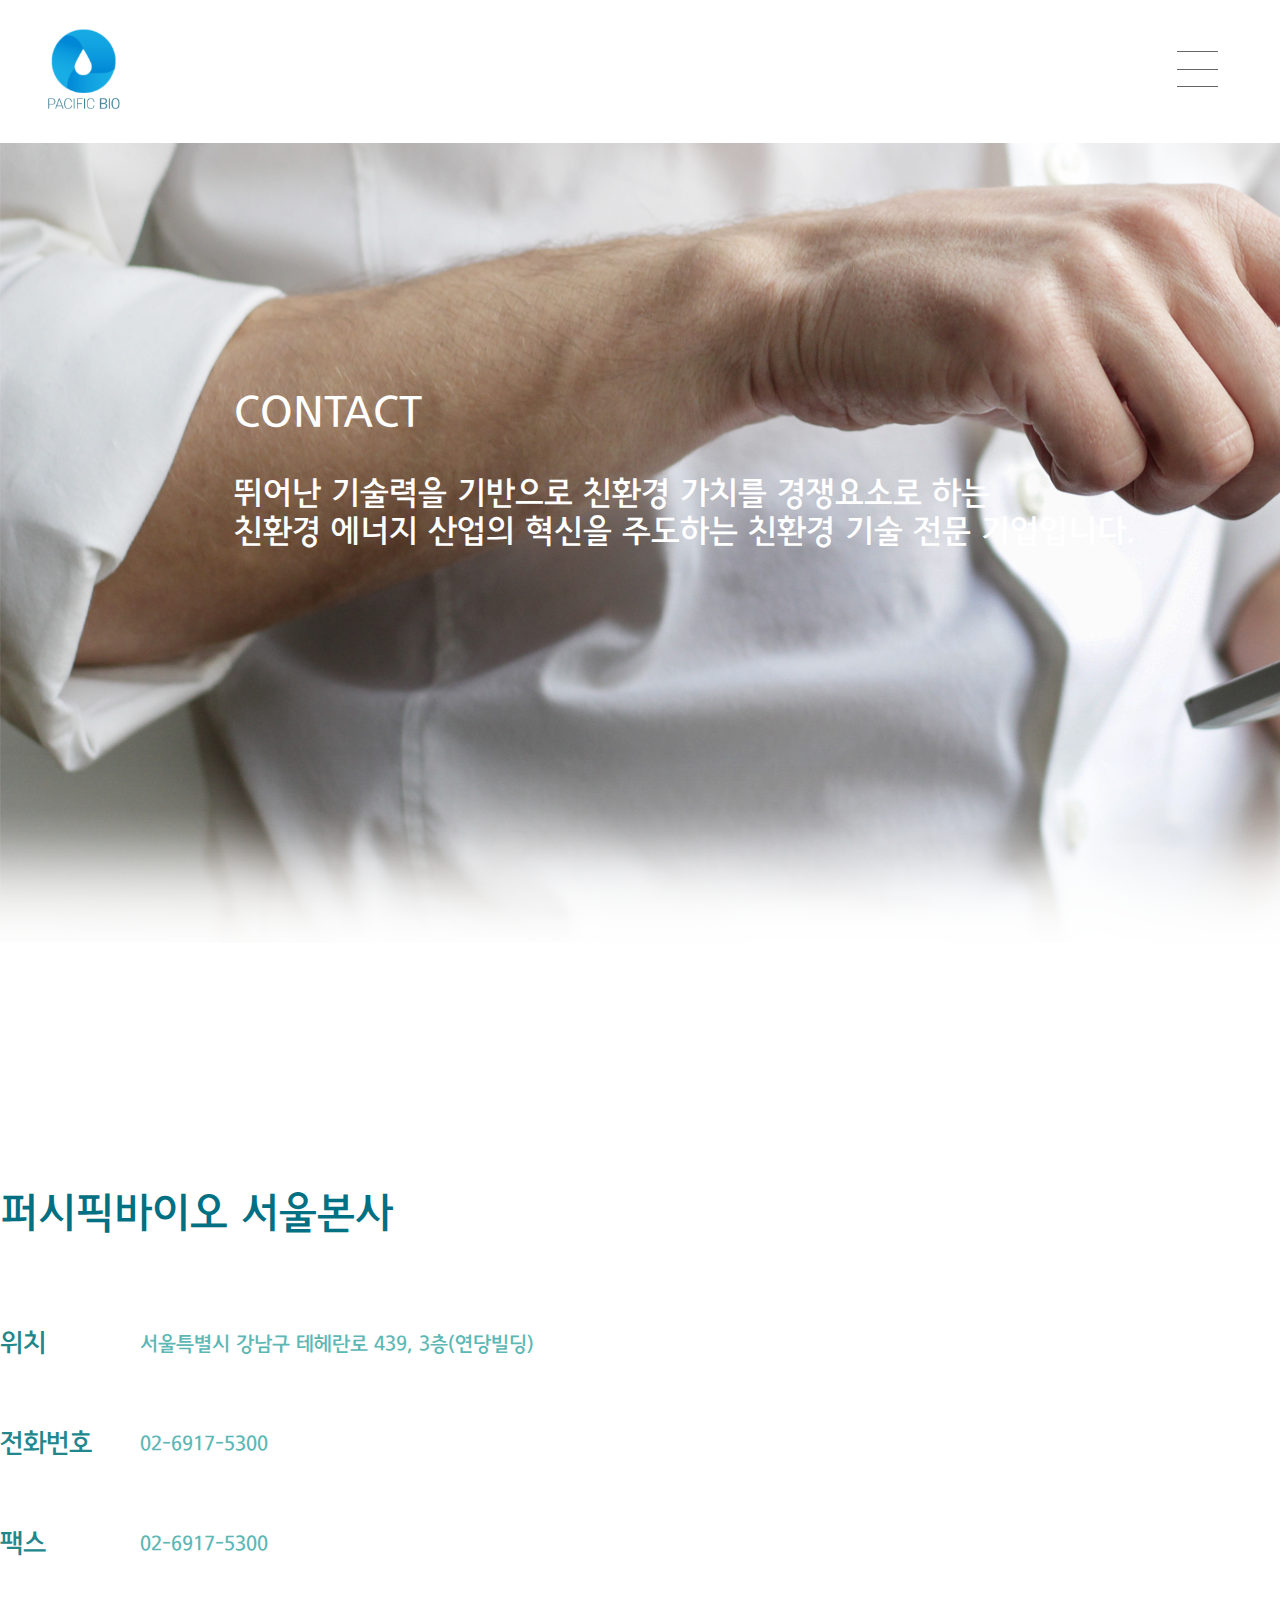
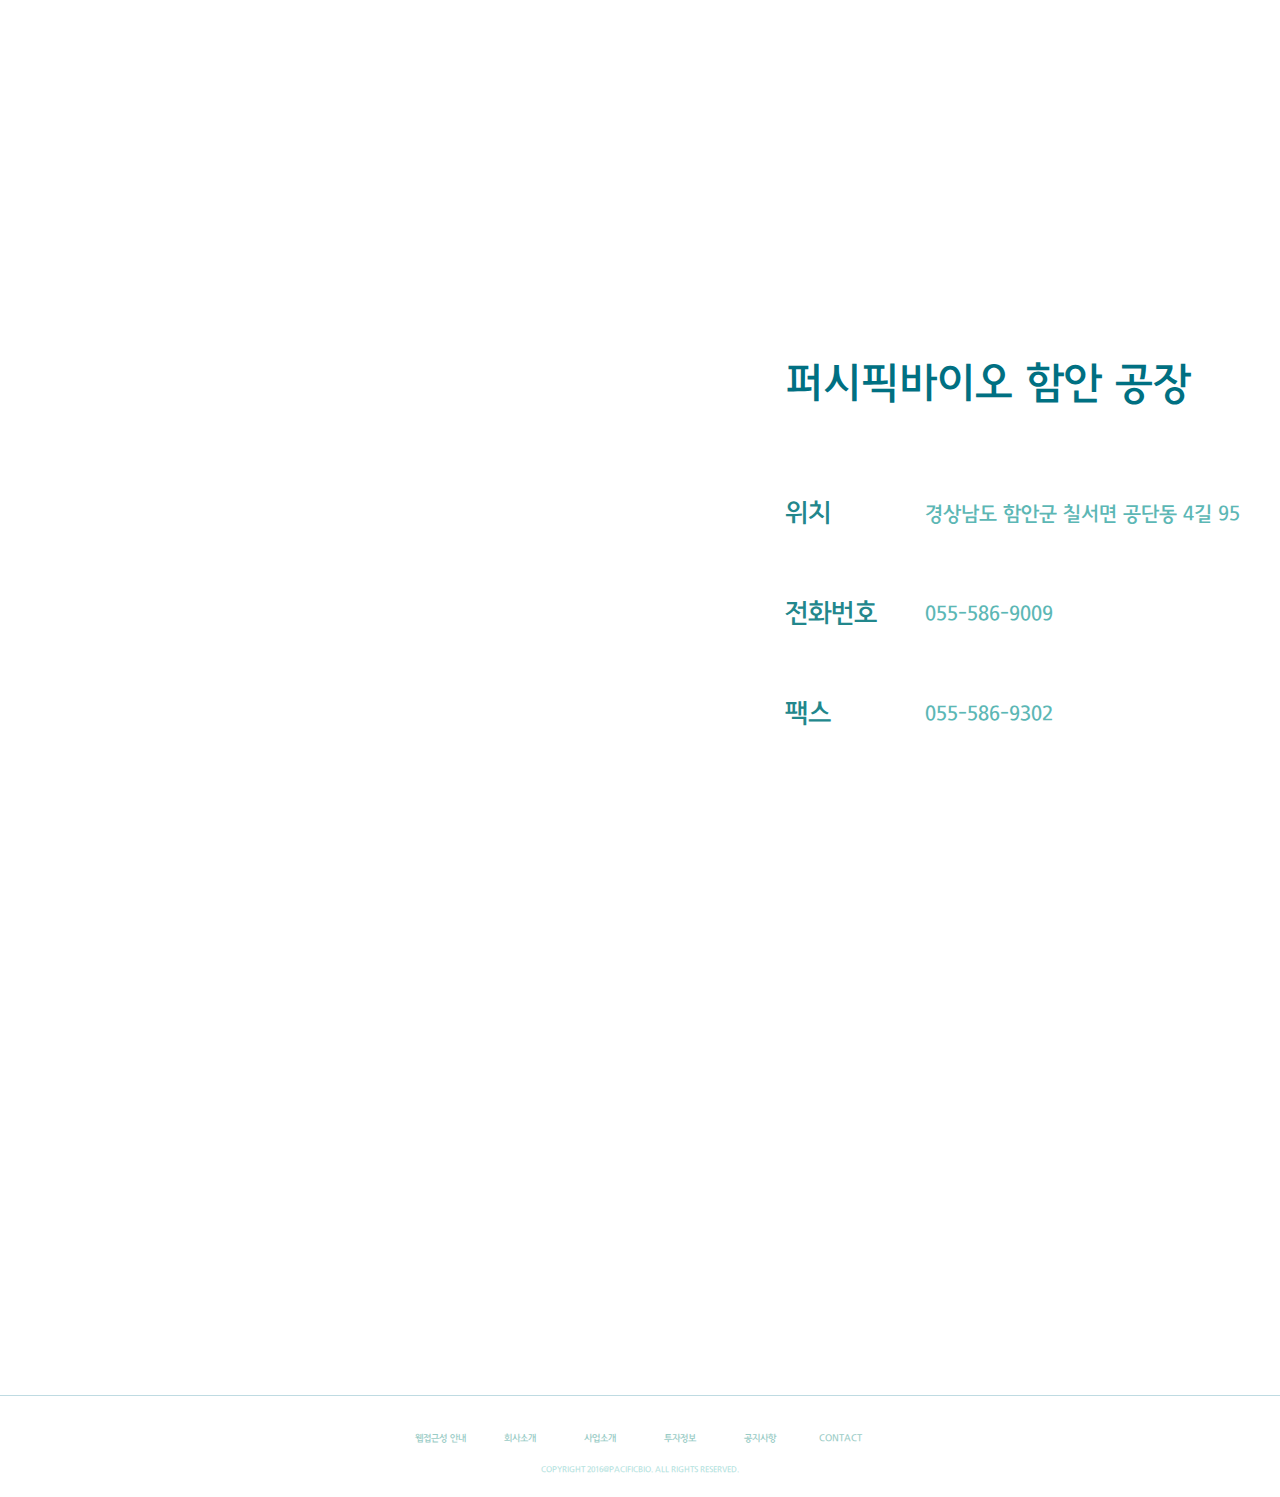
<file: pacificBIO/subpage/contact.html>
<!DOCTYPE html>
<html lang="ko">
<head>
  <meta charset="UTF-8">
  <meta name="viewport" content="width=device-width, initial-scale=1.0">
  <meta http-equiv="X-UA-Compatible" content="ie=edge">
  <link rel="stylesheet" href="css/reset.css">
  <link rel="stylesheet" href="css/contact.css">
  <link rel="stylesheet" href="css/footer.css">
  <link rel="stylesheet" media="only screen and (min-width:981px)" href="css/header(web).css">
  <link rel="stylesheet" media="only screen and (max-width:980px)" href="css/header(mobile).css">
  <link rel="stylesheet" type="text/css" href="../XEIcon-2.2.0/xeicon.min.css">
  <script   src="https://code.jquery.com/jquery-3.4.1.min.js" integrity="sha256-CSXorXvZcTkaix6Yvo6HppcZGetbYMGWSFlBw8HfCJo="   crossorigin="anonymous"></script>
  <script>
      $(function(){
        $("#go_top").click(function(e){
                e.preventDefault();

                $("html, body").animate({"scrollTop":0}, 500, function(){});
        });

          
        $(window).scroll(function(){

          var top=$(window).scrollTop();
          if(top>10){
              $("header").addClass("on");
              $("#nav").addClass("on");
              $("#go_top").css({"display":"block"}).find("i").css({"transform":"rotate(180deg)"}).parents("p");
          }else{
              $("header").removeClass("on");
              $("#nav").removeClass("on");
              $("#go_top").css({"display":"none"});
          }
        });

        $("#nav_btn").click(function(){
            $("#nav").css({"display":"block","opacity":"1"});
        });

        $("#nav").children("p").click(function(e){
            e.preventDefault();
            $("#nav").css({"display":"none","opacity":"0"});
        });

      });
  </script>
  <title>Document</title>
</head>
<body>
 
  <p id="go_top">
    <a href="#">
        <i class="xi-angle-down-thin"></i>
    </a>
  </p>
  
  <header>
    <p id="logo"><a href="../index.html"></a></p>
    <div id="nav_btn">
        <p></p>
    </div>
    <nav id="nav">
     <h1 class="hidden">네비게이터</h1>
     <p>
         <a href="#">
            <span class="hidden">닫기버튼</span>
         </a>
     </p>
     <dl>
         <dt>Introduction</dt>
         <dd><a href="company.html">회사소개</a></dd>
         <dd><a href="business.html">사업소개</a></dd>
     </dl>
     <dl>
         <dt>Information</dt>
         <dd><a href="invest.html">투자정보</a></dd>
         <dd><a href="notice.html">공지사항</a></dd>
         <dd><a href="contact.html">CONTACT</a></dd>
     </dl>
     <dl>
         <dt class="hidden">언어선택</dt>
         <dd><a href="#">KOR</a></dd>
         <dd><a href="#">ENG</a></dd>
     </dl>
    </nav><!--nav END-->
  </header>
  <main>
    <section id="title">
      <h1>CONTACT</h1>
      <p>
        뛰어난 기술력을 기반으로 친환경 가치를 경쟁요소로 하는<br />
        친환경 에너지 산업의 혁신을 주도하는 친환경 기술 전문 기업입니다.
      </p>
    </section>

    <section id="info">
        <h1 class="hidden">주소 및 연락처</h1>
        <div id="h_office">

            <div class="text">
               <h2>퍼시픽바이오 서울본사</h2>
               <ul>
                   <li>
                       <p>위치</p>
                       <address>
                            서울특별시 강남구 테헤란로 439, 3층(연당빌딩)
                       </address>
                   </li>
                   <li>
                       <p>전화번호</p>
                       <address>02-6917-5300</address>
                   </li>
                   <li>
                       <p>팩스</p>
                       <address>02-6917-5300</address>
                   </li>
               </ul>
            </div>

            <div class="map">
              <iframe src="https://www.google.com/maps/embed?pb=!1m18!1m12!1m3!1d791.261926563443!2d127.05462702927025!3d37.50679296261121!2m3!1f0!2f0!3f0!3m2!1i1024!2i768!4f13.1!3m3!1m2!1s0x357ca413eec5e64d%3A0x3d1471cf7fd629eb!2z7ISc7Jq47Yq567OE7IucIOqwleuCqOq1rCDsgrzshLHrj5kg7YWM7Zek656A66GcIDQzOSAz7Li1!5e0!3m2!1sko!2skr!4v1568101023857!5m2!1sko!2skr" width="720" height="520" frameborder="0" style="border:0;" allowfullscreen=""></iframe>
            </div>
        </div>

        <div id="factory">
            <div class="map">
              <iframe src="https://www.google.com/maps/embed?pb=!1m18!1m12!1m3!1d3253.274031771506!2d128.48504691560626!3d35.3736588543853!2m3!1f0!2f0!3f0!3m2!1i1024!2i768!4f13.1!3m3!1m2!1s0x356f378853e46ad1%3A0x4db0a2b628d70243!2z6rK97IOB64Ko64-EIO2VqOyViOq1sCDsuaDshJzrqbQg6rO164uo64-ZNOq4uCA5NQ!5e0!3m2!1sko!2skr!4v1568101087928!5m2!1sko!2skr" width="720" height="520" frameborder="0" style="border:0;" allowfullscreen=""></iframe>
            </div>
            <div class="text">
               <h2>퍼시픽바이오 함안 공장</h2>
               <ul>
                   <li>
                       <p>위치</p>
                       <address>
                            경상남도 함안군 칠서면 공단동 4길 95
                       </address>
                   </li>
                   <li>
                       <p>전화번호</p>
                       <address>055-586-9009</address>
                   </li>
                   <li>
                       <p>팩스</p>
                       <address>055-586-9302</address>
                   </li>
               </ul>
            </div>
        </div>
    </section>
  </main>
  <footer>
      <div>
          <dl>
              <dt class="hidden">유틸메뉴</dt>
              <dd>
                  <a href="#">웹접근성 안내</a>
              </dd>
              <dd>
                  <a href="company.html">회사소개</a>
              </dd>
              <dd>
                  <a href="business.html">사업소개</a>
              </dd>
              <dd>
                  <a href="invest.html">투자정보</a>
              </dd>
              <dd>
                  <a href="notice.html">공지사항</a>
              </dd>
              <dd>
                  <a href="contact.html">CONTACT</a>
              </dd>
          </dl>
      </div>
      <address>
          <p>COPYRIGHT 2016@PACIFICBIO. ALL RIGHTS RESERVED.</p>
      </address>

  </footer>
</body>
</html>
</file>
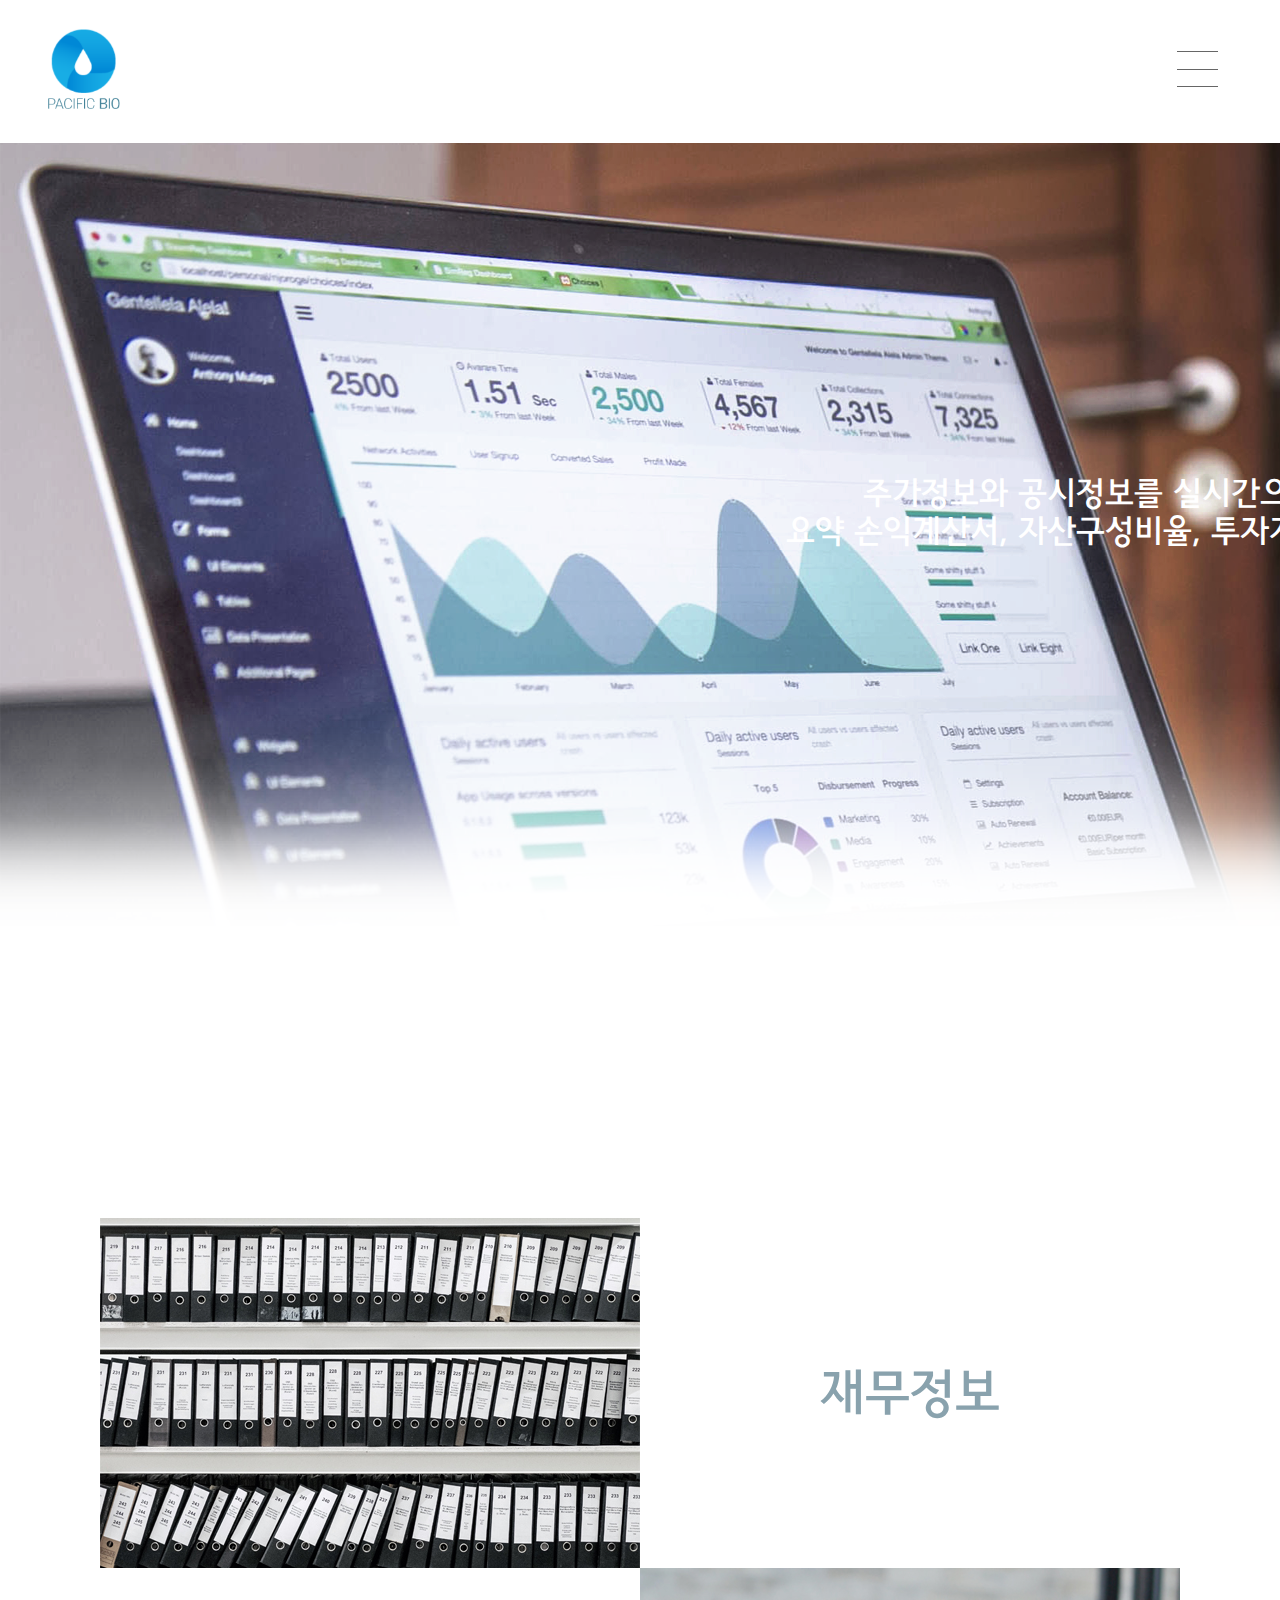
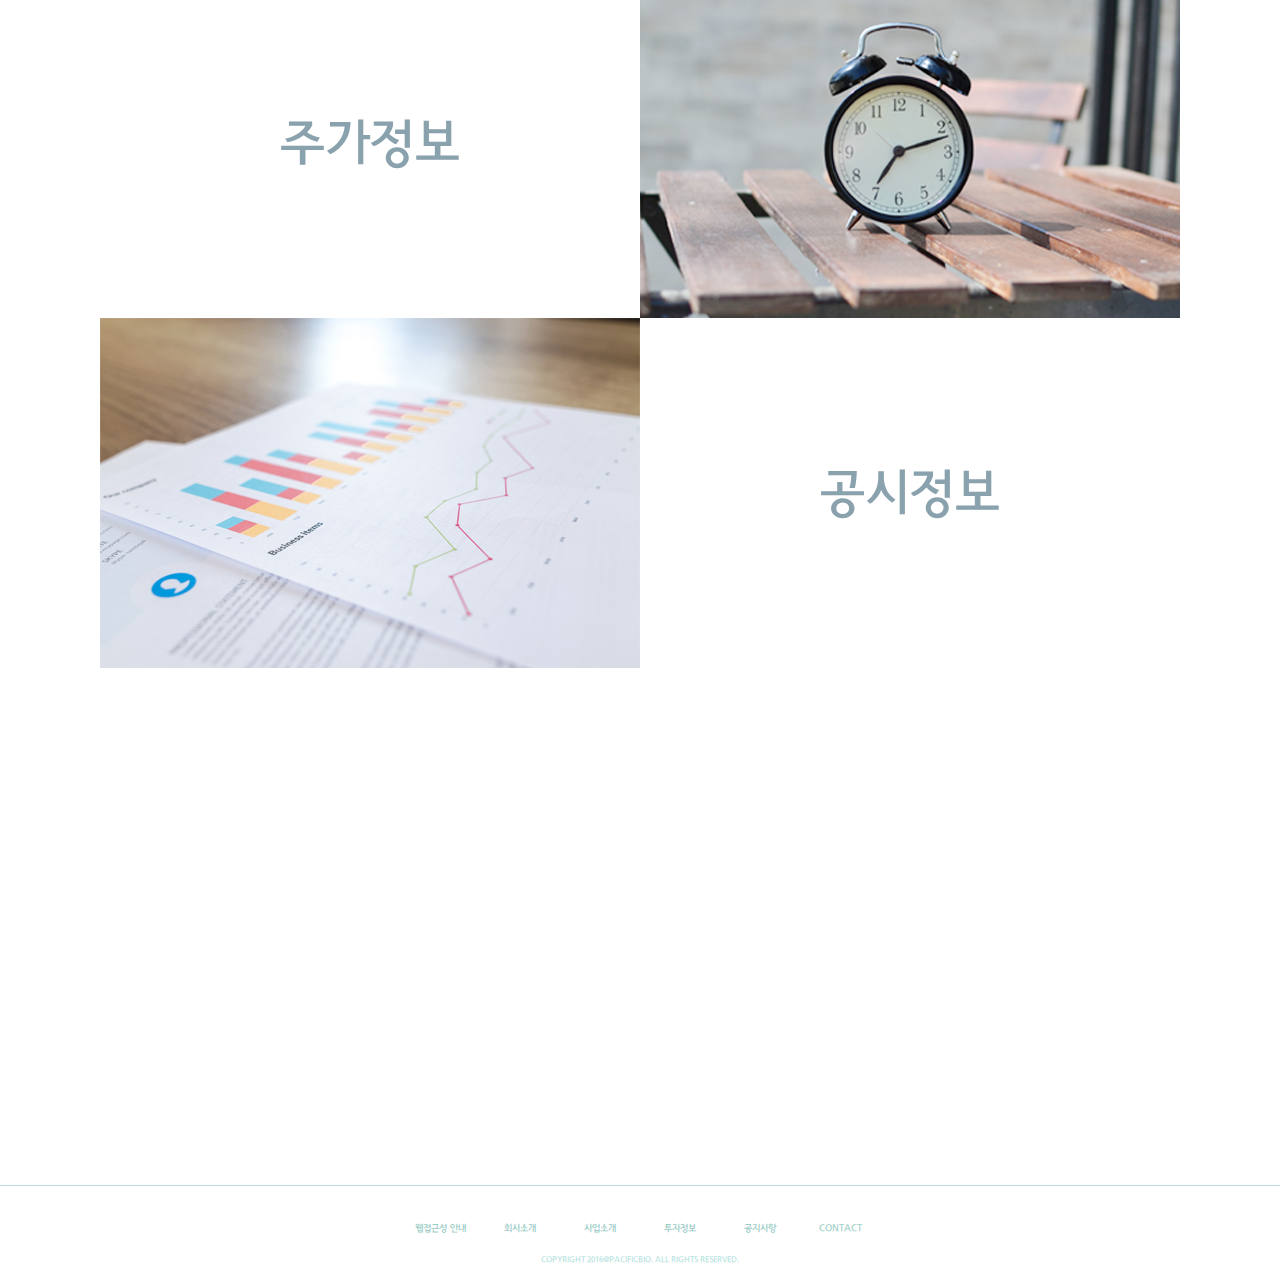
<file: pacificBIO/subpage/invest.html>
<!DOCTYPE html>
<html lang="ko">
<head>
  <meta charset="UTF-8">
  <meta name="viewport" content="width=device-width, initial-scale=1.0">
  <meta http-equiv="X-UA-Compatible" content="ie=edge">
  <link rel="stylesheet" href="css/reset.css">
  <link rel="stylesheet" href="css/invest.css">
  <link rel="stylesheet" href="css/footer.css">
  <link rel="stylesheet" media="only screen and (min-width:981px)" href="css/header(web).css">
  <link rel="stylesheet" media="only screen and (max-width:980px)" href="css/header(mobile).css">
  <link rel="stylesheet" type="text/css" href="../XEIcon-2.2.0/xeicon.min.css">
  <script   src="https://code.jquery.com/jquery-3.4.1.min.js" integrity="sha256-CSXorXvZcTkaix6Yvo6HppcZGetbYMGWSFlBw8HfCJo="   crossorigin="anonymous"></script>
  <script>
      $(function(){
        $("#go_top").click(function(e){
                e.preventDefault();

                $("html, body").animate({"scrollTop":0}, 500, function(){});
        });

          
        $(window).scroll(function(){

          var top=$(window).scrollTop();
          if(top>10){
              $("header").addClass("on");
              $("#nav").addClass("on");
              $("#go_top").css({"display":"block"}).find("i").css({"transform":"rotate(180deg)"}).parents("p");
          }else{
              $("header").removeClass("on");
              $("#nav").removeClass("on");
              $("#go_top").css({"display":"none"});
          }
        });

        $("#nav_btn").click(function(){
            $("#nav").css({"display":"block","opacity":"1"});
        });

        $("#nav").children("p").click(function(e){
            e.preventDefault();
            $("#nav").css({"display":"none","opacity":"0"});
        });
          
        $("div.wrapper").children("div").mouseenter(function(){
            $(this).children("p.title").addClass("on").end().siblings().children("p.title").removeClass("on");
        });
          
        $("div.wrapper").children("div").mouseleave(function(){
            $("div.wrapper").children("div").children("p.title").removeClass("on");
        });
            
      });
  </script>
  <title>Document</title>
</head>
<body>
 
  <p id="go_top">
    <a href="#">
        <i class="xi-angle-down-thin"></i>
    </a>
  </p>
  
  <header>
    <p id="logo"><a href="../index.html"></a></p>
    <div id="nav_btn">
        <p></p>
    </div>
    <nav id="nav">
     <h1 class="hidden">네비게이터</h1>
     <p>
         <a href="#">
            <span class="hidden">닫기버튼</span>
         </a>
     </p>
     <dl>
         <dt>Introduction</dt>
         <dd><a href="company.html">회사소개</a></dd>
         <dd><a href="business.html">사업소개</a></dd>
     </dl>
     <dl>
         <dt>Information</dt>
         <dd><a href="invest.html">투자정보</a></dd>
         <dd><a href="notice.html">공지사항</a></dd>
         <dd><a href="contact.html">CONTACT</a></dd>
     </dl>
     <dl>
         <dt class="hidden">언어선택</dt>
         <dd><a href="#">KOR</a></dd>
         <dd><a href="#">ENG</a></dd>
     </dl>
    </nav><!--nav END-->
  </header>
  <main>
    <section id="title">
      <h1>투자정보</h1>
      <p>
        주가정보와 공시정보를 실시간으로 확인하고, 요약 재무상태표,<br/>
        요약 손익계산서, 자산구성비율, 투자지표 등을 투명하게 확인합니다.
      </p>
    </section>
    
    <section id="info">
        <h1 class="hidden">투자정보 목록</h1>
        <div class="wrapper">
            <div id="finance">
                <p><a href="#info" onclick="window.open('http://www.pacificbio.co.kr/content/financial_01.html', '_blank', 'width=600 height=600')"></a></p>
                <p class="title"><a href="#info" onclick="window.open('http://www.pacificbio.co.kr/content/financial_01.html', '_blank', 'width=600 height=600')">재무정보</a></p>
            </div>
            <div id="stock">
                <p class="title"><a href="#info" onclick="window.open('http://www.pacificbio.co.kr/content/stock_information.aspx', '_blank', 'width=600 height=600')">주가정보</a></p>
                <p><a href="#info" onclick="window.open('http://www.pacificbio.co.kr/content/stock_information.aspx', '_blank', 'width=600 height=600')"></a></p>
            </div>
            <div id="official">
                <p><a href="http://dart.fss.or.kr/dsab001/main.do?autoSearch=true&textCrpNm=%ED%8D%BC%EC%8B%9C%ED%94%BD%EB%B0%94%EC%9D%B4%EC%98%A4#" onclick="window.open(this.href); return false"></a></p>
                <p class="title"><a href="http://dart.fss.or.kr/dsab001/main.do?autoSearch=true&textCrpNm=%ED%8D%BC%EC%8B%9C%ED%94%BD%EB%B0%94%EC%9D%B4%EC%98%A4#" onclick="window.open(this.href); return false">공시정보</a></p>
            </div>
        </div>
    </section>
  </main>
  <footer>
      <div>
          <dl>
              <dt class="hidden">유틸메뉴</dt>
              <dd>
                  <a href="#">웹접근성 안내</a>
              </dd>
              <dd>
                  <a href="company.html">회사소개</a>
              </dd>
              <dd>
                  <a href="business.html">사업소개</a>
              </dd>
              <dd>
                  <a href="invest.html">투자정보</a>
              </dd>
              <dd>
                  <a href="notice.html">공지사항</a>
              </dd>
              <dd>
                  <a href="contact.html">CONTACT</a>
              </dd>
          </dl>
      </div>
      <address>
          <p>COPYRIGHT 2016@PACIFICBIO. ALL RIGHTS RESERVED.</p>
      </address>

  </footer>
</body>
</html>
</file>
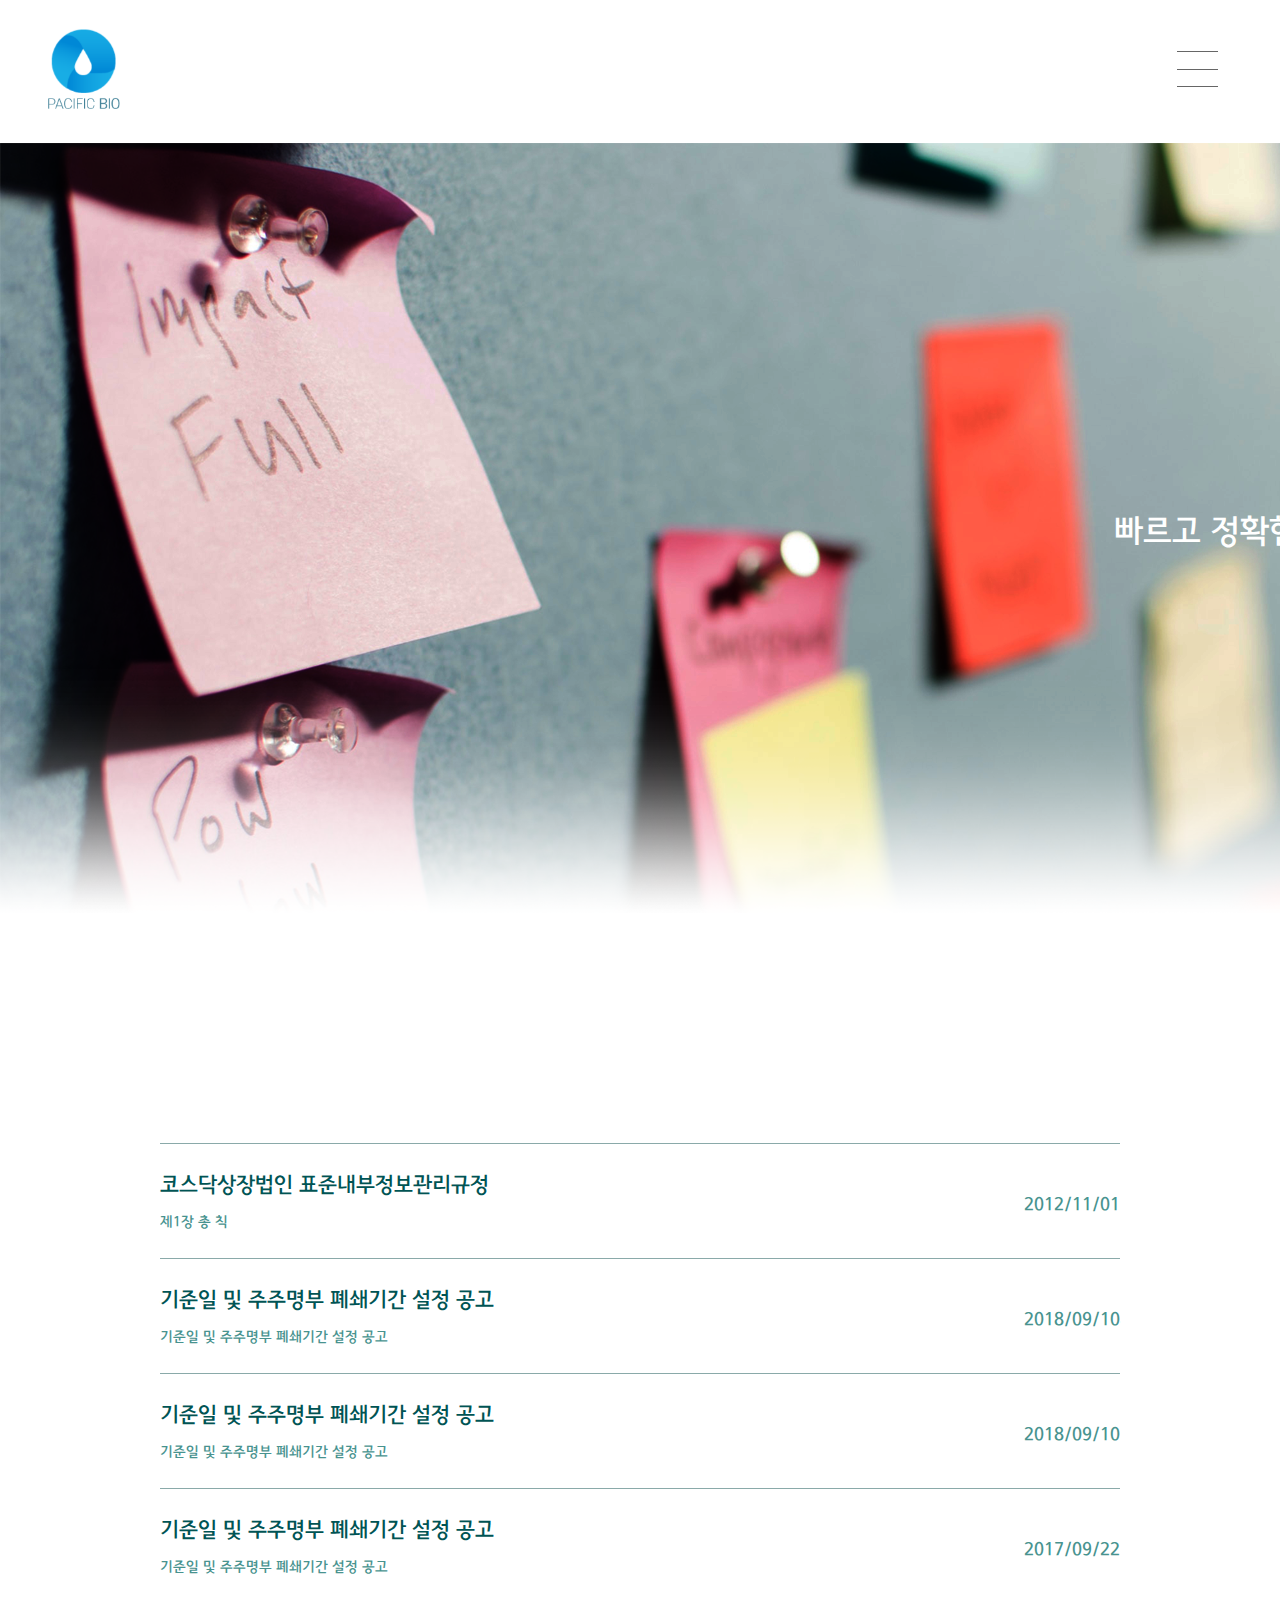
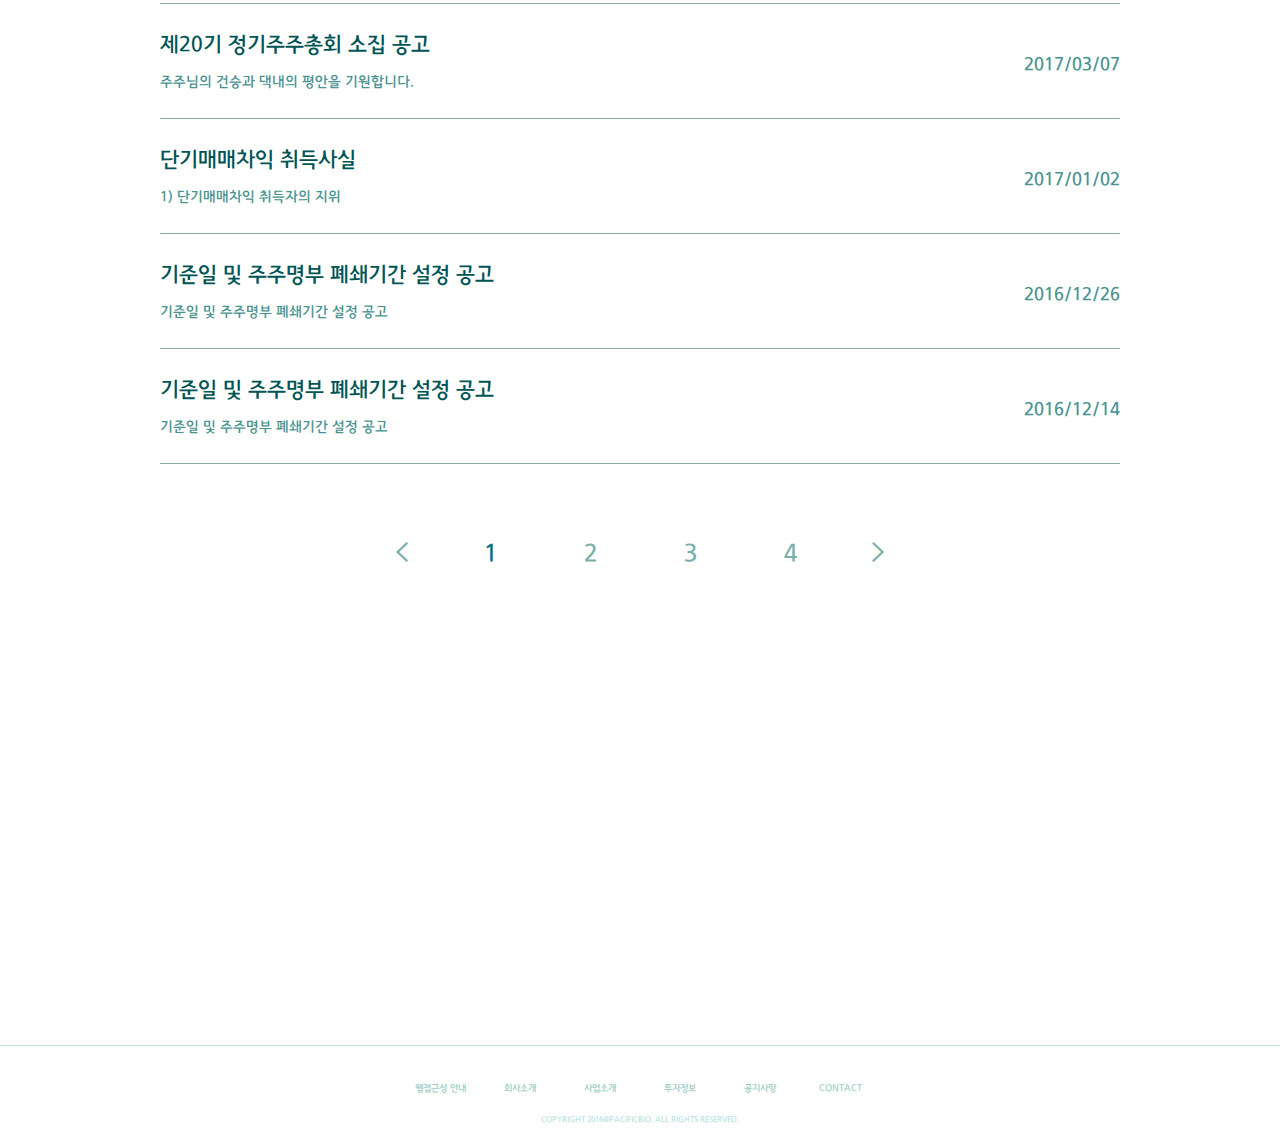
<file: pacificBIO/subpage/notice.html>
<!DOCTYPE html>
<html lang="ko">
<head>
  <meta charset="UTF-8">
  <meta name="viewport" content="width=device-width, initial-scale=1.0">
  <meta http-equiv="X-UA-Compatible" content="ie=edge">
  <link rel="stylesheet" href="css/reset.css">
  <link rel="stylesheet" href="css/notice.css">
  <link rel="stylesheet" href="css/footer.css">
  <link rel="stylesheet" media="only screen and (min-width:981px)" href="css/header(web).css">
  <link rel="stylesheet" media="only screen and (max-width:980px)" href="css/header(mobile).css">
  <link rel="stylesheet" type="text/css" href="../XEIcon-2.2.0/xeicon.min.css">
  <script   src="https://code.jquery.com/jquery-3.4.1.min.js" integrity="sha256-CSXorXvZcTkaix6Yvo6HppcZGetbYMGWSFlBw8HfCJo="   crossorigin="anonymous"></script>
  <script>
      $(function(){
          
        $("#go_top").click(function(e){
                e.preventDefault();

                $("html, body").animate({"scrollTop":0}, 500, function(){});
        });

          
        $(window).scroll(function(){

          var top=$(window).scrollTop();
          if(top>10){
              $("header").addClass("on");
              $("#nav").addClass("on");
              $("#go_top").css({"display":"block"}).find("i").css({"transform":"rotate(180deg)"}).parents("p");
          }else{
              $("header").removeClass("on");
              $("#nav").removeClass("on");
              $("#go_top").css({"display":"none"});
          }
        });

        $("#nav_btn").click(function(){
            $("#nav").css({"display":"block","opacity":"1"});
        });

        $("#nav").children("p").click(function(e){
            e.preventDefault();
            $("#nav").css({"display":"none","opacity":"0"});
        });
        
        var idx=0;
        var length=$("div.content").length;
        
        function notice(idx){
            $("div.content").removeClass("on").eq(idx).addClass("on");
            $(this).addClass("on").siblings("p").removeClass("on");
            
            $("div.list").children("ul").children("li").removeClass("on").eq(idx).addClass("on");
            
            

            if(idx==length-1){
              $("div.wrapper").addClass("last");
                
                $("html, body").animate({"scrollTop":660}, 500, function(){});
            }else{
              $("div.wrapper").removeClass("last");
                $("html, body").animate({"scrollTop":1250}, 500, function(){});
            };
        };
        
          
        $("div.list").children("p").eq(0).click(function(){
            
            $(this).css({"color":"#007082", "opacity":"1"}).animate({"opacity":"0.5"}, 300, function(){}).css({"color":"#7bafab"}).animate({"opacity":"1"}, 300, function(){});

            
            idx--;
            
            if(idx<0){
                idx=0;
            }
            
            notice(idx);
        });
          
        $("div.list").children("p").eq(1).click(function(){
            
            $(this).css({"color":"#007082", "opacity":"1"}).animate({"opacity":"0.5"}, 300, function(){}).css({"color":"#7bafab"}).animate({"opacity":"1"}, 300, function(){});
            
            idx++;
            
            if(idx>length-1){
                idx=length-1;
            }
            
            notice(idx);
           
        });
          
        $("div.list").find("li").click(function(){
            idx=$(this).index();
            
            notice(idx);
        });
          
          
      });
  </script>
  <title>Document</title>
</head>
<body>
 
   <p id="go_top">
    <a href="#">
        <i class="xi-angle-down-thin"></i>
    </a>
  </p>
  
  <header>
    <p id="logo"><a href="../index.html"></a></p>
    <div id="nav_btn">
        <p></p>
    </div>
    <nav id="nav">
     <h1 class="hidden">네비게이터</h1>
     <p>
         <a href="#">
            <span class="hidden">닫기버튼</span>
         </a>
     </p>
     <dl>
         <dt>Introduction</dt>
         <dd><a href="company.html">회사소개</a></dd>
         <dd><a href="business.html">사업소개</a></dd>
     </dl>
     <dl>
         <dt>Information</dt>
         <dd><a href="invest.html">투자정보</a></dd>
         <dd><a href="notice.html">공지사항</a></dd>
         <dd><a href="contact.html">CONTACT</a></dd>
     </dl>
     <dl>
         <dt class="hidden">언어선택</dt>
         <dd><a href="#">KOR</a></dd>
         <dd><a href="#">ENG</a></dd>
     </dl>
    </nav><!--nav END-->
  </header>
  <main>
    <section id="title">
      <h1>공지사항</h1>
      <p>
        퍼시픽바이오 투자자를 위한<br/>
        빠르고 정확한 정보를 투명하게 공개합니다.
      </p>
    </section>
    
    <section id="board">
        <h1 class="hidden">공지사항 게시판</h1>
        <div class="wrapper">
            <div class="content on" id="one">
                <ul>
                    <li>
                        <a href="#">
                            <p>코스닥상장법인 표준내부정보관리규정</p>
                            <p>제1장 총 칙</p>
                            <time datetime="2012-11-01">2012/11/01</time>
                        </a>
                    </li>
                    <li>
                        <a href="#">
                            <p>
                                기준일 및 주주명부 폐쇄기간 설정 공고
                            </p>
                            <p>
                                기준일 및 주주명부 폐쇄기간 설정 공고
                            </p>
                            <time datetime="2018-09-10">2018/09/10</time>
                        </a>
                    </li>
                    <li>
                        <a href="#">
                            <p>
                                기준일 및 주주명부 폐쇄기간 설정 공고
                            </p>
                            <p>
                                기준일 및 주주명부 폐쇄기간 설정 공고
                            </p>
                            <time datetime="2018-09-10">2018/09/10</time>
                        </a>
                    </li>
                    <li>
                        <a href="#">
                            <p>
                                기준일 및 주주명부 폐쇄기간 설정 공고
                            </p>
                            <p>
                                기준일 및 주주명부 폐쇄기간 설정 공고
                            </p>
                            <time datetime="2017-09-22">2017/09/22</time>
                        </a>
                    </li>
                    <li>
                        <a href="#">
                            <p>
                                제20기 정기주주총회 소집 공고
                            </p>
                            <p>
                                주주님의 건승과 댁내의 평안을 기원합니다.
                            </p>
                            <time datetime="2017-03-07">2017/03/07</time>
                        </a>
                    </li>
                    <li>
                        <a href="#">
                            <p>
                                단기매매차익 취득사실
                            </p>
                            <p>
                                1) 단기매매차익 취득자의 지위
                            </p>
                            <time datetime="2017-01-02">2017/01/02</time>
                        </a>
                    </li>
                    <li>
                        <a href="#">
                            <p>
                                기준일 및 주주명부 폐쇄기간 설정 공고
                            </p>
                            <p>
                                기준일 및 주주명부 폐쇄기간 설정 공고
                            </p>
                            <time datetime="2016-12-26">2016/12/26</time>
                        </a>
                    </li>
                    <li>
                        <a href="#">
                            <p>
                                기준일 및 주주명부 폐쇄기간 설정 공고
                            </p>
                            <p>
                                기준일 및 주주명부 폐쇄기간 설정 공고
                            </p>
                            <time datetime="2016-12-14">2016/12/14</time>
                        </a>
                    </li>
                </ul>
            </div>
            <div class="content" id="two">
                <ul>
                    <li>
                        <a href="#">
                            <p>
                                기준일 및 주주명부 폐쇄기간 설정 공고
                            </p>
                            <p>
                                기준일 및 주주명부 폐쇄기간 설정 공고
                            </p>
                            <time datetime="2016-12-26">2016/12/26</time>
                        </a>
                    </li>
                    <li>
                        <a href="#">
                            <p>
                                기준일 및 주주명부 폐쇄기간 설정 공고
                            </p>
                            <p>
                                기준일 및 주주명부 폐쇄기간 설정 공고
                            </p>
                            <time datetime="2016-12-14">2016/12/14</time>
                        </a>
                    </li>
                    <li>
                        <a href="#">
                            <p>
                                임시주주총회 소집(공고)
                            </p>
                            <p>
                                주주님의 건승과 댁내의 평안을 기원합니다.
                            </p>
                            <time datetime="2016-07-11">2016/07/11</time>
                        </a>
                    </li>
                    <li>
                        <a href="#">
                            <p>
                                기준일 및 주주명부 폐쇄기간 설정 공고
                            </p>
                            <p>
                                기준일 및 주주명부 폐쇄기간 설정 공고
                            </p>
                            <time datetime="2016-06-13">2016/06/13</time>
                        </a>
                    </li>
                    <li>
                        <a href="#">
                            <p>
                                제19기 정기주주총회 소집 공고
                            </p>
                            <p>
                                주주총회 소집 통지(공고)문
                            </p>
                            <time datetime="2016-03-14"> 2016/03/14</time>
                        </a>
                    </li>
                    <li>
                        <a href="#">
                            <p>
                                액면분할에 따른 구주권 제출 및 신주권 교부 안내
                            </p>
                            <p>
                                우리 회사는 2016년 01월 19일 임시 주주총회에서 주식 1주의 금액 500원에서 100원으로 액면분할을 결의하였습니다. 이에 아래와 같이 주권을 교체하여 발행하오니 구주권을 소지하고 계신 주주께서는 교체하여 주시기 바랍니다.
                            </p>
                            <time datetime="2016-01-20">2016/01/20</time>
                        </a>
                    </li>
                    <li>
                        <a href="#">
                            <p>
                              임시주주총회 소집(공고)
                            </p>
                            <p>
                              주주님의 건승과 댁내의 평안을 기원합니다.
                            </p>
                            <time datetime="2016-01-12"> 2016/01/12</time>
                        </a>
                    </li>
                    <li>
                        <a href="#">
                            <p>
                                기준일 및 주주명부 폐쇄기간 설정 공고
                            </p>
                            <p>
                              기준일 및 주주명부 폐쇄기간 설정 공고
                            </p>
                            <time datetime="2015-12-07">2015/12/07</time>
                        </a>
                    </li>
                </ul>
            </div>
            <div class="content" id="three">
                <ul>
                    <li>
                        <a href="#">
                            <p>단기매매차익 취득사실</p>
                            <p>1) 단기매매차익 취득자의 지위</p>
                            <time datetime="2015-11-10">2015/11/10</time>
                        </a>
                    </li>
                    <li>
                        <a href="#">
                            <p>
                                자본감소에 따른 구주권 제출 및 채권자 이의제출공고
                            </p>
                            <p>
                                우리 회사는 2015년 05월 26일 임시주주총회에서 자본감소를 결의하였습니다. 이에 상법 제232조 및 제440조에 의거하여 구주권 제출 및 채권자 이의제출을 공고하오니 참고하시기 바랍니다.
                            </p>
                            <time datetime="2015-05-27">2015/05/27</time>
                        </a>
                    </li>
                    <li>
                        <a href="#">
                            <p>임시주주총회 소집공고</p>
                            <p>
                                주주님의 건승과 댁내의 평안을 기원합니다.
                            </p>
                            <time datetime="2015-05-08">2015/05/08</time>
                        </a>
                    </li>
                    <li>
                        <a href="#">
                            <p>
                                기준일 및 주주명부 폐쇄기간 설정 공고
                            </p>
                            <p>
                                기준일 및 주주명부 폐쇄기간 설정 공고
                            </p>
                            <time datetime="2015-04-16">2015/04/16</time>
                        </a>
                    </li>
                    <li>
                        <a href="#">
                            <p>임시주주총회 소집(공고)</p>
                            <p>임시주주총회 소집 통지서</p>
                            <time datetime="2015-02-10">2015/02/10</time>
                        </a>
                    </li>
                    <li>
                        <a href="#">
                            <p>
                                기준일 및 주주명부 폐쇄기간 설정 공고
                            </p>
                            <p>
                                기준일 및 주주명부 폐쇄기간 설정 공고
                            </p>
                            <time datetime=" 2014-12-10">2014/12/10</time>
                        </a>
                    </li>
                    <li>
                        <a href="#">
                            <p>엘에너지 이야기</p>
                            <p>
                                안녕하십니까? 엘에너지 대표이사 김태훈입니다.
                            </p>
                            <time datetime="2014-10-23">2014/10/23</time>
                        </a>
                    </li>
                    <li>
                        <a href="#">
                            <p>
                               엘에너지 홈페이지가 새롭게 오픈 되었습니다.
                            </p>
                            <p>
                                엘에너지의 홈페이지를 방문하여 주신 여러분께 감사의 말씀을 드립니다.
                            </p>
                            <time datetime="2014-06-02">2014/06/02</time>
                        </a>
                    </li>
                </ul>
            </div>
            <div class="content" id="four">
                <ul>
                    <li>
                        <a href="#">
                            <p>
                                에어파크, 매매정지에 대한 해명( 보도자료 )
                            </p>
                            <p>
                               2월 26일 한국거래소로부터 주권 매매정지 조치를 받은 에어파크는 “ 증권선물위원회의 회계감리 결과 회계처리기준 위반 내용은 전 경영진인 2008년도 당시 발생한 내용으로, 현재 회사에 미치는 영향이 전혀 없다”라고 설명했다.
                            </p>
                            <time datetime="2014-02-26">2014/02/26</time>
                        </a>
                    </li>
                    <li>
                        <a href="#">
                            <p>
                                주식관련 사이트 허위사실 유포에 관한 당부의 말씀
                            </p>
                            <p>
                                최근 주식 관련 사이트의 게시판에 게재되는 악의적인 글들로 인하여 주주님들이 많은 혼란을 겪고 있는 상황에 대하여 회사는 심히 우려하고 있습니다.
                            </p>
                            <time datetime="2013-11-12">2013/11/12</time>
                        </a>
                    </li>
                    <li>
                        <a href="#">
                            <p>기준일 및 주주명부 폐쇄기간 설정 공고</p>
                            <p>
                                상법 제354조 및 우리 회사 정관 제16조에 의거하여 2012년 4월 9일 현재 주주명부에 기재되어 있는 주주에게 의결권을 부여하며,
                            </p>
                            <time datetime="2012-03-23">2012/03/23</time>
                        </a>
                    </li>
                </ul>
            </div>
            <div class="list">
                <p><i class="xi-angle-left"></i></p>
                <ul>
                    <li class="on"><a href="#one">1</a></li>
                    <li><a href="#two">2</a></li>
                    <li><a href="#three">3</a></li>
                    <li><a href="#four">4</a></li>
                </ul>
                <p><i class="xi-angle-right"></i></p>
            </div>
        </div>
    </section>
  </main>
  <footer>
      <div>
          <dl>
              <dt class="hidden">유틸메뉴</dt>
              <dd>
                  <a href="#">웹접근성 안내</a>
              </dd>
              <dd>
                  <a href="company.html">회사소개</a>
              </dd>
              <dd>
                  <a href="business.html">사업소개</a>
              </dd>
              <dd>
                  <a href="invest.html">투자정보</a>
              </dd>
              <dd>
                  <a href="notice.html">공지사항</a>
              </dd>
              <dd>
                  <a href="contact.html">CONTACT</a>
              </dd>
          </dl>
      </div>
      <address>
          <p>COPYRIGHT 2016@PACIFICBIO. ALL RIGHTS RESERVED.</p>
      </address>

  </footer>
</body>
</html>
</file>
<file: pacificBIO/subpage/css/business.css>
body{
}
main{}
main>section:first-of-type{
  height:800px;
  padding:250px 0 0 234px;
  box-sizing: border-box;
  color:white;
  background: url(../imgs/business/business4.png) no-repeat 0 0;
}

/*타이틀*/
main>section:first-of-type>h1{
  font-size:42px;
}

main>section:first-of-type>p{
  margin-top:40px;
  font-size: 32px;
  line-height: 38px;
}


/*공통*/
section:not(#title){
  box-sizing: border-box;
}

section:not(#title) h1{
  font-size: 42px;
  color:#007082;
}
section:not(#title)>p{
  margin-top: 20px;
  font-size: 20px;
  line-height: 29px;
  color:#61A396;
}
/*연료*/

#fuel{
  position: relative;
  display: flex;
  justify-content: space-between;
  margin: 230px auto 340px;
  width:1320px;
  height:555px;
}

#fuel>div.wrapper{
  flex: 1 0 735px;
}

#fuel>div.wrapper>h1{
    line-height: 42px;
    margin-top: 55px;
}
#fuel>div.wrapper>p{
  margin-top: 20px;
  font-size: 20px;
  line-height: 29px;
  color:#61A396;
}

#fuel>div.wrapper>div.content{
  margin-top: 65px;
  width:584px; height:275px;
  border-radius: 5px 5px;
  border: 3px solid #cbf6f7;

}
#fuel>div.wrapper>div.content>ul{
  position: relative;
}
#fuel>div.wrapper>div.content>ul>li{
  position: absolute;
  width:584px; height:275px;
  color:#087F7C;
  font-size: 20px;
  line-height: 275px;
  text-align: center;
  background: white;
  border-radius: 10px 10px;
}
#fuel>div.wrapper>div.content>ul>li.on{
  z-index: 1;
}

#fuel>div.list{
  flex: 1 0 585px;
  height:555px;
  background: url(../imgs/business/fuel.jpg) no-repeat -1px 0/contain;
}
#fuel>div.list>ul{
  position: relative;
  height:555px;
}
#fuel>div.list>ul>li{
  position: absolute;
  width:173px;
  height:173px;
  box-sizing: border-box;
  border-radius: 50%;
  background: blue;
  text-align:center;
  padding-top:57px;
  font-size: 20px;
  line-height: 29px;
  color:white;
  cursor: pointer;
}
#fuel>div.list>ul>li:nth-of-type(1){
  left:207px;
  background: #0085AF;
}

#fuel>div.list>ul>li:nth-of-type(2){
  right:4px; top:145px;
  background: #1BABCE;
}
#fuel>div.list>ul>li:nth-of-type(3){
  right:81px; bottom:1px;
  background: #54D0E4;
}
#fuel>div.list>ul>li:nth-of-type(4){
  left:82px; bottom:1px;
  background: #57BAFF;
}
#fuel>div.list>ul>li:nth-of-type(5){
  left:6px; top:145px;
  background: #2090EB;
}

/*촉매*/
#catalyst{
  margin: 0 auto;
  width:1320px;
  height:520px;
  background: url(../imgs/business/cat_bg.png) no-repeat 0 309px/1320px;
}
#catalyst>h1{}
#catalyst>p{}
#catalyst>div.wrapper{
  display: flex;
  position: relative;
  margin-top: 51px;
  height:323px;
}
#catalyst>div.wrapper>div.list{
  flex: 1 0 765px;
  margin-top:32px;
}
#catalyst>div.wrapper>div.list>ul{
  position: relative;
  margin-left: 40px;
  width:610px;
  height:256px;
}
#catalyst>div.wrapper>div.list>ul>li{
  position: absolute;
  width:256px;
  height:256px;
  border-radius: 50%;
  font-size: 32px;
  line-height: 256px;
  text-align: center;
  color:white;
  cursor: pointer;
}
#catalyst>div.wrapper>div.list>ul>li:nth-of-type(1){
  left:0;
  background: #FFDA00;
}
#catalyst>div.wrapper>div.list>ul>li:nth-of-type(2){
  right:0;
  background: #1A83E2;
}
#catalyst>div.wrapper>div.content{
  flex:1 0 555px;
  margin-right: 46px;
  height: 323px;
}
#catalyst>div.wrapper>div.content>ul{
  position: relative;
  width:508px;
  height: 323px;
  border-radius: 5px 5px;
  border: 3px solid #cbf6f7;
  background: white;
}
#catalyst>div.wrapper>div.content>ul>li{
  position: absolute;
  width:508px;
  height:323px;
  box-sizing: border-box;
  padding-top:120px;
  border-radius: 10px 10px;
  background: white;
  color:#087F7C;
  font-size: 18px;
  line-height: 26px;
  text-align: justify;
}
#catalyst>div.wrapper>div.content>ul>li:nth-of-type(2){
   padding-top:125px;
}
#catalyst>div.wrapper>div.content>ul>li.on{
  z-index: 2;
}
#catalyst>div.wrapper>div.content>ul>li>p{
    margin: 0 auto;
    width:420px;
}

#garbage{
  margin: 300px auto;
  width:1320px;
  height:800px;
}
#garbage>h1{}
#garbage>p{margin-bottom: 20px;}
#garbage>div.wrapper{
  position: relative;
  margin-left:57px;
  width:1258px;
  height:604px;
}
#garbage>div.wrapper>div.list{
  position: absolute;
  left:112px; top:157px;
  width:1039px;
  height:360px;
}
#garbage>div.wrapper>div.list>ul{}
#garbage>div.wrapper>div.list>ul>li{
  position: absolute;
  z-index: 1;
  box-sizing: border-box;
  width:357px;
  height:357px;
  border-radius: 50%;
  text-align: center;
  line-height: 40px;
  font-size: 26px;
  background: white;
  letter-spacing:-1px;
}
#garbage>div.wrapper>div.list>ul>li:nth-of-type(1){
  left:0; top:0;
  padding-top: 135px;
  border: 25px solid #2FC9C5;
  color:#009b93;
}
#garbage>div.wrapper>div.list>ul>li:nth-of-type(2){
  right:0; top:0;
  padding-top: 120px;
  border: 25px solid #1388D8;
  color:#0079bc;
}
#garbage>div.wrapper>p{
  position: absolute;
  box-sizing: border-box;
  width:300px; height:300px;
  border-radius: 50%;
  border: 20px solid white;
  background: white;
  cursor: pointer;
}
#garbage>div.wrapper>p:nth-of-type(1){
  left:56px; top:49px;
  width:140px; height:140px;
  border-color:#1DEDE7;
}

#garbage>div.wrapper>p:nth-of-type(2){
  left:0; bottom:12px;
  width:162px; height:162px;
  border-color:#03DDCD;
}
#garbage>div.wrapper>p:nth-of-type(3){
  left:374px; bottom:77px;
  width:194px; height:194px;
  border-color:#8BEFE6;
}
#garbage>div.wrapper>p:nth-of-type(4){
  right:502px; top:183px;
  width:162px; height:162px;
  border-color:#42B1E2;
}
#garbage>div.wrapper>p:nth-of-type(5){
  right:29px; bottom:0;
  width:202px; height:202px;
  border-color:#3DBDEA;
}
#garbage>div.wrapper>p:nth-of-type(6){
  right:0; top:0;
  width:190px; height:190px;
  border-color:#2A83D3;
}
</file>
<file: pacificBIO/subpage/css/footer.css>
footer{
    border-top: 0.052083vw solid #BFDBE2;
    box-sizing: border-box;
    margin-top:0.15625vw;
    padding-top:2.5vw;
    width:100vw;
    height: 8vw;
}
footer>div{
    margin-left:calc(50% - 18.75vw);
    width:37.5vw;
}
footer>div>dl{
    height:0.72917vw;
}
footer>div>dl>dd{
    float:left;
    margin: 0 0.78125vw;
    width:4.6875vw;
    text-align: center;
}
footer>div>dl>dd>a{
    font-size: 0.72917vw;
    line-height: 0.72917vw;
    color:#9ACCC6;
}
footer>address{
    clear: both;
    margin:0 auto;
    width:20vw;
    text-align: center;
    height:4vw;
    line-height: 4vw;
}
footer>address>p{
    text-align: center;
    font-size: 0.625vw;
    color:#B3E2DE;
}
</file>
<file: pacificBIO/subpage/css/header(web).css>
@font-face{
    font-family:"youth";
    src:url(../../font/Youth.eot);
    src:local(※), url(../../font/Youth.woff) format('woff'), url(../../font/Youth.ttf) format('trueType');
    font-weight:normal;
    font-style:normal;

}



body{
    font-family: "youth";
  }

p#go_top{
    display: none;
    position: fixed;
    z-index: 9999;
    left:93%;
    bottom:1.875vw;
    box-sizing: border-box;
    padding-top:0.104167vw;
    width:3.64583vw;
    height:3.64583vw;
    border: 0.10417vw solid #E2E2E2;
    border-radius: 50%;
    background: rgba(255,255,255,0.8);
    line-height: 3.64583vw;
    text-align: center;
}
p#go_top>a{
    display: block;
    font-size: 1.67vw;
    color:#e2e2e2;
}
p#go_top>a>i{}

header{
  padding-top:2.083vw;
  width:100vw;
  height:9.0625vw;
}

header>p#logo{
  display: block;
  float: left;
  margin-left: 3.6979vw;
  width:5.72917vw; height:6.77083vw;
  background: url(../../imgs/header/headertop/pacificBIO.png) no-repeat 0 / 100%;
}
header>p#logo>a{
    display: block;
    width:5.72917vw;
    height:6.77083vw;
}
header>div#nav_btn{
    float:right;
    margin:1.9271vw 4.84375vw 0 0;
    padding-top:1.35417vw;
    width:3.177083vw;
    height:1.71875vw;
    cursor: pointer;
}

header>div#nav_btn>p{
    position: relative;
    width:3.177083vw;
    height:1px;
    background: #666666;
}

header>div#nav_btn>p:before{
    content: "";
    position: absolute;
    bottom:-1.354167vw;
    width:3.177083vw;
    height:1px;
    background: #666666;
}

header>div#nav_btn>p:after{
    content: "";
    position: absolute;
    top:-1.354167vw;
    width:3.177083vw;
    height:1px;
    background: #666666;
}

/*스크롤시*/

header.on{
    position:fixed;
    z-index: 500;
    padding-top:0;
    width:100%;
    height:6.25vw;
    background: rgba(255,255,255,0.8);
    border-bottom: 1px solid #f4f4f4;
    transition: all 0.3s ease;
}

header.on>p#logo{
  display: block;
  float: left;
  margin: 1vw 0 0 1.5625vw;
  width:3.90625vw;
  height:4.427083vw;
  background: url(../../imgs/header/headertop/pacificBIO_s.png) no-repeat 0 / 100%;
}
header.on>p#logo>a{
    display: block;
    width:3.90625vw;
    height:4.427083vw;
    margin-left:0.3125vw;
}
header.on>div#nav_btn{
    float:right;
    margin: 1.67vw 2.60417vw 0 0;
    padding-top:1px;
    width:2.13541vw;
    height:1.822917vw;
    cursor: pointer;
}

header.on>div#nav_btn>p{
    position: relative;
    width:2.65625vw;
    height:1px;
    margin-top:1.302vw;
    background: #939393;
}

header.on>div#nav_btn>p:before{
    content: "";
    position: absolute;
    bottom:-1.09375vw;
    width:2.65625vw;
    height:1px;
    background: #939393;
}

header.on>div#nav_btn>p:after{
    content: "";
    position: absolute;
    top:-1.09375vw;
    width:2.65625vw;
    height:1px;
    background: #939393;
}

/*네비게이터*/

#nav{
    display: none;
    position: fixed;
    z-index: 1000;
    right:0; top:0;
    clear:both;
    width:50vw;
    height: 100vh;
    padding-top:3.9583vw;
    box-sizing: border-box;
    background: rgba(255,255,255,0.95);
    transition: all 0.3s ease;
}

#nav>p{
    width:2.86458vw;
    height:2.86458vw;
    float:right;
    margin-right: 4.0625vw;
    background: url(../../imgs/header/nav/close_button.png) no-repeat 0 0/contain;
}

#nav.on{
    padding-top:1.8229vw;
}
#nav.on>p{
    width:2.604167vw;
    height:2.604167vw;
    float:right;
    margin-right: 2.083vw;
}
#nav>p>a{
    display: block;
    width:2.604167vw;
    height:2.604167vw;
}

#nav>dl{
    margin-left: 7.60417vw;
}
#nav>dl>dt{
    padding-bottom: 1.30208vw;
    font-size: 2.5vw;
    line-height: 2.5vw;
    color: #889C9E;
}
#nav>dl>dd{
    font-size:0.83vw;
}

#nav>dl:not(:nth-of-type(3))>dd{
    line-height: 2.60417vw;
    margin-left: 1.04167vw;
}

#nav>dl>dd>a{
    color: #7BADAC;

}

#nav>dl:nth-of-type(1){
    margin-top: 2.1875vw;
}
#nav>dl:nth-of-type(1)>dt{
    position: relative;
}
#nav>dl:nth-of-type(1)>dt:before{
    content: "";
    position: absolute;
    left:-3.072917vw; top:-0.36458vw;
    width:2.34375vw; height:2.34375vw;
    background: url(../../imgs/header/nav/leaf1.png) no-repeat 0 0;
}
#nav>dl:nth-of-type(1)>dd{}
#nav>dl:nth-of-type(1)>dd:nth-of-type(2){
    margin-bottom: 5.3125vw;
}
#nav>dl:nth-of-type(1)>dd>a{}

#nav>dl:nth-of-type(2){}
#nav>dl:nth-of-type(2)>dt{
    position: relative;
}
#nav>dl:nth-of-type(2)>dt:before{
    content: "";
    position: absolute;
    left:-3.072917vw; top:-0.36458vw;
    width:2.34375vw; height:2.34375vw;
    background: url(../../imgs/header/nav/leaf2.png) no-repeat 0 0;
}
#nav>dl:nth-of-type(2)>dd{}
#nav>dl:nth-of-type(2)>dd:last-child{
    margin-bottom: 3.64583vw;
}
#nav>dl:nth-of-type(2)>dd>a{}

#nav>dl:nth-of-type(3){
    margin-left: 7.2917vw;
    height:1.4583vw;
}
#nav>dl:nth-of-type(3)>dd{
    float:left;
    width:2.96875vw; height:1.4583vw;
    margin-left: 0.260417vw;
    margin-right: 0.885417vw;
    line-height: 1.4583vw;
    text-align: center;
    background: #D1E3E8;
}
#nav>dl:nth-of-type(3)>dd>a{
    color:white;
}
</file>
<file: pacificBIO/subpage/css/header(mobile).css>
@font-face{
    font-family:"youth";
    src:url(../../font/Youth.eot);
    src:local(※), url(../../font/Youth.woff) format('woff'), url(../../font/Youth.ttf) format('trueType');
    font-weight:normal;
    font-style:normal;

}



body{
    font-family: "youth";
  }

p#go_top{
    display: none;
    position: fixed;
    z-index: 9999;
    left:93%;
    bottom:1.875vw;
    box-sizing: border-box;
    padding-top:0.104167vw;
    width:3.64583vw;
    height:3.64583vw;
    border: 0.10417vw solid #E2E2E2;
    border-radius: 50%;
    background: rgba(255,255,255,0.8);
    line-height: 3.64583vw;
    text-align: center;
}
p#go_top>a{
    display: block;
    font-size: 1.67vw;
    color:#e2e2e2;
}
p#go_top>a>i{}

header{
  padding-top:2.083vw;
  width:100vw;
  height:9.0625vw;
}

header>p#logo{
  display: block;
  float: left;
  margin-left: 3.6979vw;
  width:5.72917vw; height:6.77083vw;
  background: url(../../imgs/header/headertop/pacificBIO.png) no-repeat 0 / 100%;
}
header>p#logo>a{
    display: block;
    width:5.72917vw;
    height:6.77083vw;
}
header>div#nav_btn{
    float:right;
    margin:1.9271vw 4.84375vw 0 0;
    padding-top:1.35417vw;
    width:3.177083vw;
    height:1.71875vw;
    cursor: pointer;
}

header>div#nav_btn>p{
    position: relative;
    width:3.177083vw;
    height:1px;
    background: #666666;
}

header>div#nav_btn>p:before{
    content: "";
    position: absolute;
    bottom:-1.354167vw;
    width:3.177083vw;
    height:1px;
    background: #666666;
}

header>div#nav_btn>p:after{
    content: "";
    position: absolute;
    top:-1.354167vw;
    width:3.177083vw;
    height:1px;
    background: #666666;
}

/*스크롤시*/

header.on{
    position:fixed;
    z-index: 500;
    padding-top:0;
    width:100%;
    height:6.25vw;
    background: rgba(255,255,255,0.8);
    border-bottom: 1px solid #f4f4f4;
    transition: all 0.3s ease;
}

header.on>p#logo{
  display: block;
  float: left;
  margin: 1vw 0 0 1.5625vw;
  width:3.90625vw;
  height:4.427083vw;
  background: url(../../imgs/header/headertop/pacificBIO_s.png) no-repeat 0 / 100%;
}
header.on>p#logo>a{
    display: block;
    width:3.90625vw;
    height:4.427083vw;
    margin-left:0.3125vw;
}
header.on>div#nav_btn{
    float:right;
    margin: 1.67vw 2.60417vw 0 0;
    padding-top:1px;
    width:2.13541vw;
    height:1.822917vw;
    cursor: pointer;
}

header.on>div#nav_btn>p{
    position: relative;
    width:2.65625vw;
    height:1px;
    margin-top:1.302vw;
    background: #939393;
}

header.on>div#nav_btn>p:before{
    content: "";
    position: absolute;
    bottom:-1.09375vw;
    width:2.65625vw;
    height:1px;
    background: #939393;
}

header.on>div#nav_btn>p:after{
    content: "";
    position: absolute;
    top:-1.09375vw;
    width:2.65625vw;
    height:1px;
    background: #939393;
}

/*네비게이터*/

#nav{
    display: none;
    position: fixed;
    z-index: 1000;
    right:0; top:0;
    clear:both;
    width:50vw;
    height: 100vh;
    padding-top:3.9583vw;
    box-sizing: border-box;
    background: rgba(255,255,255,0.95);
    transition: all 0.3s ease;
}

#nav>p{
    width:2.86458vw;
    height:2.86458vw;
    float:right;
    margin-right: 4.0625vw;
    background: url(../../imgs/header/nav/close_button.png) no-repeat 0 0/contain;
}

#nav.on{
    padding-top:1.8229vw;
}
#nav.on>p{
    width:2.604167vw;
    height:2.604167vw;
    float:right;
    margin-right: 2.083vw;
}
#nav>p>a{
    display: block;
    width:2.604167vw;
    height:2.604167vw;
}

#nav>dl{
    margin-left: 7.60417vw;
}
#nav>dl>dt{
    padding-bottom: 1.30208vw;
    font-size: 2.5vw;
    line-height: 2.5vw;
    color: #889C9E;
}
#nav>dl>dd{
    font-size:0.83vw;
}

#nav>dl:not(:nth-of-type(3))>dd{
    line-height: 2.60417vw;
    margin-left: 1.04167vw;
}

#nav>dl>dd>a{
    color: #7BADAC;

}

#nav>dl:nth-of-type(1){
    margin-top: 2.1875vw;
}
#nav>dl:nth-of-type(1)>dt{
    position: relative;
}
#nav>dl:nth-of-type(1)>dt:before{
    content: "";
    position: absolute;
    left:-3.072917vw; top:-0.36458vw;
    width:2.34375vw; height:2.34375vw;
    background: url(../../imgs/header/nav/leaf1.png) no-repeat 0 0;
}
#nav>dl:nth-of-type(1)>dd{}
#nav>dl:nth-of-type(1)>dd:nth-of-type(2){
    margin-bottom: 5.3125vw;
}
#nav>dl:nth-of-type(1)>dd>a{}

#nav>dl:nth-of-type(2){}
#nav>dl:nth-of-type(2)>dt{
    position: relative;
}
#nav>dl:nth-of-type(2)>dt:before{
    content: "";
    position: absolute;
    left:-3.072917vw; top:-0.36458vw;
    width:2.34375vw; height:2.34375vw;
    background: url(../../imgs/header/nav/leaf2.png) no-repeat 0 0;
}
#nav>dl:nth-of-type(2)>dd{}
#nav>dl:nth-of-type(2)>dd:last-child{
    margin-bottom: 3.64583vw;
}
#nav>dl:nth-of-type(2)>dd>a{}

#nav>dl:nth-of-type(3){
    margin-left: 7.2917vw;
    height:1.4583vw;
}
#nav>dl:nth-of-type(3)>dd{
    float:left;
    width:2.96875vw; height:1.4583vw;
    margin-left: 0.260417vw;
    margin-right: 0.885417vw;
    line-height: 1.4583vw;
    text-align: center;
    background: #D1E3E8;
}
#nav>dl:nth-of-type(3)>dd>a{
    color:white;
}
</file>
<file: pacificBIO/subpage/css/company.css>
main>section:first-of-type{
  width:100%;
  height:50vw;
  padding:13.5% 0 0 12.5%;
  box-sizing: border-box;
  color:white;
  background: url(../imgs/company/company.png) no-repeat 0 0 /100%;
}

/*타이틀*/
main>section:first-of-type>h1{
  font-size:2.2vw;
}

main>section:first-of-type>p{
  margin-top:2.08vw;
  font-size: 1.67vw;
  line-height: 2.3vw;
}

/*회사개요*/

#summary{
    position: relative;
    box-sizing: border-box;
    margin: 5.57vw auto 15.62vw;
    padding-top:2.5vw;
    width:78.125vw;
    height:41.51vw;
    background: url(../imgs/company/sumbg01.png) no-repeat 69vw 29vw/9.17vw, url(../imgs/company/sumbg02.png) no-repeat 0.3vw top/9.17vw, url(../imgs/company/sumbg03.png) no-repeat 14.48vw 6.88vw/9.95vw, url(../imgs/company/sumbg04.png) no-repeat 42.6vw 10vw/10vw;
}
#summary>h1{
    width:78.125vw;
    text-align: right;
    color:#007082;
    font-size: 2.34vw;
}
#summary>div{
    position: absolute;
}

#summary>div>ul>li{
    position:relative;
}

#summary>div>ul>li:nth-of-type(2){
    top:7.55vw;
}
#summary>div>ul>li:nth-of-type(3){
    top:15.1vw;
}
#summary>div>ul>li>p{
    position: absolute;
    height:2.08vw;
    line-height: 2.08vw;
}

#summary>div>ul>li>p:nth-of-type(1){
    left:0; top:0;
    width:5.73vw;
    color:#206b6b;
    font-size:1.25vw;
    line-height: 1.25vw;
    text-align: center;
}
#summary>div>ul>li>p:nth-of-type(2){
    right:-2.6vw; top:-0.26vw;
    width:10.42vw;
    color:#037c79;
    font-size:1.56vw;
    line-height: 1.56vw;
}

#summary>div.left{
    left:16.56vw; top:11.2vw;
    width:17.86vw;
    height:16.875vw;
}
#summary>div.left>ul{}
#summary>div.left>ul>li{}
#summary>div.left>ul>li>p{}
#summary>div.left>ul>li>p:nth-of-type(1){
}
#summary>div.left>ul>li>p:nth-of-type(2){
}
#summary>div.right{
    left:44.64vw; top:14.22vw;
    width:17.86vw;
    height:16.875vw;
}
#summary>div.right>ul{}
#summary>div.right>ul>li{}
#summary>div.right>ul>li>p{}
#summary>div.right>ul>li>p:nth-of-type(1){}
#summary>div.right>ul>li>p:nth-of-type(2){
}

/*회사연혁*/

#history{
    position: relative;
    margin: 11.46vw auto 20.83vw;
    box-sizing: border-box;
    width:78.125vw;
    height:39.06vw;
    background: white url(../imgs/company/historybg.png) no-repeat 13.02vw 3.646vw / 51.04vw 33.333vw;
}
#history>p#change{
    position: absolute;
    left:61.78vw; top:5.104vw;/*left:1186px; top:98px;*/
    box-sizing: border-box;
    width:1.77vw;
    height:1.77vw;
    border-radius: 50%;
    border: 0.21vw solid #caebef;
    transition: all 0.3s ease;
}
/*
2012-left:110px; top:498px; 확인
2013-left:297px; top:418px; 확인
2014-left:481px; top:554px; 확인
2015-left:667px; top:178px; 확인
2016-left:851px; top:297px; 확인
2017-left:1036px; top:158px; 확인
*/

#history>h1{
    width:78.125vw;
    font-size:2.34vw;
    color:#007082;
    text-align: right;
}
#history>div{
    margin: 0 auto;
    width:66.146vw;
    clear:both;
}

#history>div.year{
    position: absolute;
    left:10.94vw; top:4.38vw;
    width:62.5vw;
    height:30.73vw;
    
}
#history>div.year.on{
    
}
#history>div.year:not(.on){
    z-index: -1;
}
#history>div.year>time{}
#history>div.year>div.wrapper{}
#history>div.year>div.wrapper>ul{
    color:#1f7e9b;
}
#history>div.year>div.wrapper>ul>li:not(.ul){
    position: relative;
    height:3.125vw;
}
#history>div.year>div.wrapper>ul>li.ul{
    height:8.96vw;
}
#history>div.year>div.wrapper>ul>li.ul.two{
    height:6.25vw;
}
#history>div.year>div.wrapper>ul>li>time{
    position:absolute;
    left:0;
    font-size:1.458vw;
    line-height: 2.917vw;
    color:#196991;
}
#history>div.year>div.wrapper>ul>li>p{
    position:absolute;
    left:8.594vw;
    height:2.917vw;
    line-height: 2.917vw;
    font-size:1.25vw;
}
#history>div.year>div.wrapper>ul>li>ul{
    position:absolute;
    left:8.59vw;
    height:10.94vw;
}
#history>div.year>div.wrapper>ul>li>ul>li{
    line-height:2.8125vw;
    font-size:1.25vw;
}

#history>div.list{
    cursor: pointer;
    position: absolute;
    left: 7.8125vw; bottom:0;
    width:61.146vw;
    height:1.875vw;
    font-size:1.875vw;
    line-height: 1.875vw;
    color:#c4dde8;
}
#history>div.list>p{
    padding-top:0.15625vw;
    float:left;
    width:1.66vw;
    transition: color 0.3s ease;
}
#history>div.list>p.on{
    color:#5da3b5;
    transition: color 0.3s ease;
}
#history>div.list>ul{
    float:left;
    width:57.8125vw;
}

#history>div.list>ul>li{
    float:left;
    margin: 0 2.083vw;
    width:5.46875vw;
    line-height: 2.2917vw;
    text-align: center;
}
#history>div.list>ul>li.on{
    color:#5da3b5;
}
#h_2017{}
#h_2017>time{}
#h_2017>div.wrapper{}
#h_2017>div.wrapper>ul{}
#h_2017>div.wrapper>ul>li{
    position: relative;
}
#h_2017>div.wrapper>ul>li>time{
    left:0; top:0;
}
#h_2017>div.wrapper>ul>li>p{
    left:0.859375vw;
}
#h_2017>div.wrapper>ul>li>ul{
    left:8.59375vw;
}
#h_2017>div.wrapper>ul>li>ul>li{}
</file>
<file: pacificBIO/subpage/css/contact.css>
main>section:first-of-type{
  width:1920px;
  height:800px;
  padding:250px 0 0 234px;
  box-sizing: border-box;
  color:white;
  text-align: left;
  background: url(../imgs/contact/phone.png) no-repeat 0 0;
}

/*타이틀*/
main>section:first-of-type>h1{
  font-size:42px;
}

main>section:first-of-type>p{
  margin-top:40px;
  font-size: 32px;
  line-height: 38px;
}

#info{
    margin: 0 auto;
    width:1320px;
    height:1800px;
}
#info>h1{}
#info>div{
    margin-top: 250px;
    height:520px;
}

#info>div{
    display: flex;
    justify-content: space-between;
}
#info>div>div.text{
    flex: 1 0 600px;
}
#info>div>div.text>h2{
    font-size:42px;
    color:#007082;
    margin-bottom: 95px;
}
#info>div>div.text>ul{

}
#info>div>div.text>ul>li{
    display: flex;
    justify-content: space-between;
    height: 100px;
    line-height: 28px;
}
#info>div>div.text>ul>li>p{
    flex: 1 0 140px;
    font-size:26px;
    color:#22878c;
}
#info>div>div.text>ul>li>address{
    flex: 1 0 460px;
    font-size: 20px;
    color:#5cb7b5;
}
#info>div>div.map{
    flex: 1 0 720px;
    height:540px;
}

#info>div#h_office{}
#info>div#h_office>h2{}
#info>div#h_office>div{}
#info>div#h_office>div.text{}
#info>div#h_office>div.text>ul{}
#info>div#h_office>div.text>ul>li{}
#info>div#h_office>div.text>ul>li>p{}
#info>div#h_office>div.text>ul>li>address{}
#info>div#h_office>div.map{}

#info>div#factory{}
#info>div#factory>div{}
#info>div#factory>div.text{
  padding-left: 65px;
}
#info>div#factory>div.text>h2{}
#info>div#factory>div.text>ul{}
#info>div#factory>div.text>ul>li{}
#info>div#factory>div.text>ul>li>p{}
#info>div#factory>div.text>ul>li>address{}
#info>div#factory>div.map{}
</file>
<file: pacificBIO/subpage/css/invest.css>
main>section:first-of-type{
  width:1920px;
  height:800px;
  padding:250px 235px 0 0;
  box-sizing: border-box;
  color:white;
  text-align: right;
  background: url(../imgs/invest/finance.png) no-repeat 0 0;
}

/*타이틀*/
main>section:first-of-type>h1{
  font-size:42px;
}

main>section:first-of-type>p{
  margin-top:40px;
  font-size: 32px;
  line-height: 38px;
}

/*투자정보 목록*/
#info{
    box-sizing: border-box;
    padding-top:275px; 
    height:1840px;
}


#info>h1{}
#info>div.wrapper{
    margin:0 auto;
    width:1080px;
    height:1050px;
    display: flex;
    justify-content: space-between;
    flex-direction: column;
}

#info>div.wrapper.four{
    height:540px;
    overflow: hidden;
}

#info>div.wrapper>div{
    display: flex;
    justify-content: space-between;
    flex: 1 0 350px;

}

#info>div.wrapper>div>p.title.on>a{
    color:white;
    background: rgba(137,162,173,0.4);
    transition: all 0.3s ease;
}
#info>div.wrapper>div>p{
    flex: 1 0 540px;
    line-height: 350px;
    text-align: center;
}

#info>div.wrapper>div>p>a{
    width:100%;
    height:100%;
    display: block;
    color:#89a2ad;
    font-size: 50px;
}

#info>div.wrapper>div#finance{}
#info>div.wrapper>div#finance>p{}
#info>div.wrapper>div#finance>p:not(.title){
    background: url(../imgs/invest/information.jpg) no-repeat 0 0;
}
#info>div.wrapper>div#finance>p.title{}
#info>div.wrapper>div#finance>p>a{}
#info>div.wrapper>div#stock{

}
#info>div.wrapper>div#stock>p{}
#info>div.wrapper>div#stock>p.title{}
#info>div.wrapper>div#stock>p:not(.title){
    background: url(../imgs/invest/time.jpg) no-repeat 0 0;
}
#info>div.wrapper>div#stock>p>a{}
#info>div.wrapper>div#official{}
#info>div.wrapper>div#official>p{}
#info>div.wrapper>div#official>p:not(.title){
    background: url(../imgs/invest/stock.jpg) no-repeat 0 0;
}
#info>div.wrapper>div#official>p.title{}
#info>div.wrapper>div#official>p>a{}
</file>
<file: pacificBIO/subpage/css/notice.css>
main>section:first-of-type{
  width:1920px;
  height:800px;
  padding:250px 235px 0 0;
  box-sizing: border-box;
  color:white;
  text-align: right;
  background: url(../imgs/notice/memo.png) no-repeat 0 0;
}

/*타이틀*/
main>section:first-of-type>h1{
  font-size:42px;
}

main>section:first-of-type>p{
  margin-top:40px;
  font-size: 32px;
  line-height: 38px;
}

#board{
    padding-top:200px;
    box-sizing: border-box;
    height:1700px;
}
/*
함수로 div.wrapper 사이즈 정하기
var height = li.length;
height*140px
*/
#board>h1{}
#board>div.wrapper{
    position: relative;
    margin: 0 auto;
    width:960px;
    height:1030px;
    background: white;
}
#board>div.wrapper.last{
    height:450px;
    overflow: hidden;
}
#board>div.wrapper>div.content{
    position: absolute;
    top:0;
    width:960px;
    background: white;
}
#board>div.wrapper>div.content.on{
    z-index: 1;
}
#board>div.wrapper>div.content:not(.on){
    z-index: -1;
}
#board>div.wrapper>div.content>ul{}
#board>div.wrapper>div.content>ul>li{
    position: relative;
    height:114px;
    border-top: 1px solid #8aaaa9;
}
#board>div.wrapper>div.content>ul>li:last-child{
    border-bottom: 1px solid #8aaaa9;
}
#board>div.wrapper>div.content>ul>li>a{
    display: block;
    height: 139px;
}
#board>div.wrapper>div.content>ul>li>a>p{}
#board>div.wrapper>div.content>ul>li>a>p:nth-of-type(1){
    margin-top:30px;
    font-size:21px;
    line-height: 21px;
    color:#005454;
}

#board>div.wrapper>div.content>ul>li>a>p:nth-of-type(2){
    overflow: hidden;
    margin-top:20px;
    width:450px;
    text-overflow: ellipsis;
    white-space: nowrap;
    font-size:14px;
    line-height: 14px;
    color:#48938f;
}

#board>div.wrapper>div.content>ul>li>a>time{
    position: absolute;
    right: 0; top:52px;
    font-size:18px;
    line-height: 18px;
    color:#48938f;
}

#board>div.wrapper>div.list{
    position: absolute;
    left:230px; bottom: 0;
}
#board>div.wrapper>div.list{
    width:500px;
    display: flex;
    justify-content: space-between;
    font-size:24px;
    line-height: 36px;
}
#board>div.wrapper>div.list>p{
    flex: 1 0 50px;
    box-sizing: border-box;
    padding-top:1px;
    color:#7bafab;
    cursor: pointer;
    color:#7bafab;
}
#board>div.wrapper>div.list>p:nth-of-type(1){
    text-align:left;
}
#board>div.wrapper>div.list>p:nth-of-type(2){
    text-align:right;
}
#board>div.wrapper>div.list>p>i{}
#board>div.wrapper>div.list>ul{
    display: flex;
    justify-content: space-between;
    flex: 1 0 400px;
    height:36px;
}
#board>div.wrapper>div.list>ul>li{
    flex: 1 0 100px;
    text-align: center;
}
#board>div.wrapper>div.list>ul>li>a{
    color:#7bafab;
    transition:all 0.3s ease;
}
#board>div.wrapper>div.list>ul>li.on>a{
    color:#007082;
}
</file>
<file: Lioele/css/lioele_web.css>
*{
        margin: 0;
        padding: 0;
        font-family: FontAwesome;
        border: 0 none;
        list-style: none;
    }

    a{
        color:#000;
        text-decoration: none;
    }

    .web{
        display: none;
    }

    .hidden{
        font-size: 0;
        line-height: 0;
        width:0;
        height:0;
        position: absolute;
        left:-9999px;
    }

    .clearfix::before, .clearfix::after{
        content: "";
        display: block;
        clear: both;
    }

    html{
        background: white;
    }

    .wrapper{
        width:1200px;
        margin: 0 auto;
    }

    header{
        padding-top: 20px;
    }

    header>.h_top>h1{
        float:left;
    }

    header>.h_top>form{
        margin-top:10px;
        float:right;
        width:280px;
        height: 30px;
        border: 2px solid #bbb;
    }

    header>.h_top>form>input[type=text]{
        height: 20px;
    }

    header>.h_top>form>input[type=submit]{
        padding: 7px 10px 0 0;
        font-size: 1em;
        color:#aaa;
        background: none;
        float:right;
    }

    header>.h_top>form>label{
        padding-left:10px;
        line-height: 30px;
        color: #aaa;
    }

    #search{
        border: 0px none;
    }

    nav{
        float:right;
        margin-top: 30px;
        width:80%;
        height: 50px;
        border-bottom:1px solid #b6dadd;
    }

    nav a{
        color:#777;
    }

    nav>ul{}

    nav>ul>li{
        width:12.5%;
        height: 50px;
        float:left;
        line-height: 50px;
        text-align: left;
        position: relative;
    }

    nav>ul>li>a:hover{
        background: #9ddfde;
        color:#fff;
    }

    nav>ul>li>a{
        display: block;
        padding-left:5px;
        /*transform: skewX(-20deg) translateX(7px);*/
    }

    nav>ul>li>a>span{
        padding-left:5px;
        display: block;
        /*transform: skewX(20deg);*/
    }

    nav>ul>li>ul{
        position: relative;
        z-index: 1;
        display: none;
        box-sizing: border-box;
        width: 360px;
        height: 290px;
        border: 1px solid #b6dadd;
        background: rgba(255,255,255,0.99);
        text-align: left;
        font-size:0.9em;
        line-height: 2.5em;
    }


    nav>ul>li:nth-child(7)>ul, nav>ul>li:nth-child(8)>ul{
        text-align: right;
        position: absolute;
        right:0;
    }

    nav>ul>li>ul>li{
        width:170px;
    }

    nav>ul>li>ul>li:hover{
        background: #9ddfde;
    }
    nav>ul>li>ul>li:last-child{
        position: absolute;
        right:0;
        top:0;
        width:190px;
        height:290px;
    }

    nav>ul>li>ul>li>a{
        padding-left:20px; 
        display: block;
    }

    nav>ul>li:nth-child(7)>ul>li, nav>ul>li:nth-child(8)>ul>li{
        position: relative;
        left:190px;
    }

    nav>ul>li:nth-child(7)>ul>li:last-child, nav>ul>li:nth-child(8)>ul>li:last-child{
        position: absolute;
        left:0;
        top:0;
    }


    nav>ul>li:nth-child(7)>ul>li>a, nav>ul>li:nth-child(8)>ul>li>a{
        padding-right:20px; 
    }

    nav>ul>li>ul>li:hover>a{

        color:#fff;
    }

    main{
    }



    #banner{
        margin-top: 30px;
        height: 550px;
        line-height: 0;
        background: white;
    }

    #banner>div.contents{
        position:relative;
        width:1200px;
        height: 500px;
        overflow:hidden;
        box-shadow: 1px 1px 3px #eee;
    }

    #banner>div.contents>ul{
        position: absolute;
        width:1200px;
        top:0;
    }

    #banner>ul.list{    
        width:1200px;
        height: 50px;
        line-height: 50px;
        font-size: 14px;
        text-align: center;
    }

    #banner>ul.list>li{
        width:300px;
        float:left;
        border-bottom: 1px solid #eee;
    }

    #banner>ul.list>li:nth-child(2n){
        width:299px;
    }

    #banner>ul.list>li.on{
        background:#9ddfde;
    }

    #banner>ul.list>li.on>a{
        color:white;
    }

    #banner>ul.list>li>a{
        color:#777;
        display: block;
    }



    .event{
        padding: 30px 0;
        background: white;
    }

    .event>ul{
        width:1200px;
        height: 130px;
    }

    .event>ul>li{
        float:left;
        width:385px;
        height: 130px;
        border-radius: 10px;
        box-shadow: 1px 1px 5px rgba(200,200,200,0.5);
    }

    .event>ul>li:first-child{
        background: url(../images/event01.jpg) no-repeat 0 0;
        margin-right: 22px;
    }

    .event>ul>li:nth-child(2){
         background: url(../images/event02.jpg) no-repeat 0 0;
        margin-right: 23px;
    }

    .event>ul>li:last-child{
         background: url(../images/event03.jpg) no-repeat 0 0;
    }

    .event>ul>li>a{
        display: block;
        height: 130px;
    }

    .recommend{
        position: relative;
        width:1200px;
        height: 450px;
        box-shadow: 1px 1px 3px #eee;
    }

    .recommend>ul.list{
        border-bottom: 1px solid #eee;
        background: white;
    }

    .recommend>ul.list>li.on{
        background: #9ddfde;
        color:#fff;
    }

    .recommend>ul.list>li{
        box-sizing: border-box;
        float: left;
        width: 300px;
        text-align: center;
        font-size:16px;
        line-height: 49px;
        color:#5b5b5b;
        transition: all 0.1s ease;
    }

    .recommend>ul.product{
        position: absolute;
        overflow: hidden;
        left:0;
        width:1200px;
        height: 400px;
        background: white;
    }

    .recommend>ul.product.on{
        z-index: 1;
    }

    .recommend>ul.product>li{}


    .recommend>ul.product>li{
        float:left;
        width:300px;
        height: 400px;
        -webkit-transition: all 0.3s ease;
        transition: all 0.3s ease;
    }

    .recommend>ul.product>li>a{
        display: block;
        height: 400px;
    }

    .recommend>ul.product>li.on{
        width:600px;
    }


    .recommend>ul.product:nth-child(3)>li:first-child{
        background: url(../images/best_base01.jpg) no-repeat 0 0;
    }
    .recommend>ul.product:nth-child(3)>li:nth-child(2){
        background: url(../images/best_base02.jpg) no-repeat 0 0;
    }
    .recommend>ul.product:nth-child(3)>li:nth-child(3){
        background: url(../images/best_base03.jpg) no-repeat 0 0;
    }
    .recommend>ul.product:nth-child(3)>li:nth-child(4){
        background: url(../images/best_base04.jpg) no-repeat 0 0;
    }


    .recommend>ul.product:nth-child(4)>li:first-child{
        background: url(../images/best_eye01.jpg) no-repeat 0 0;
    }
    .recommend>ul.product:nth-child(4)>li:nth-child(2){
        background: url(../images/best_eye02_re3.jpg) no-repeat 0 0;
    }
    .recommend>ul.product:nth-child(4)>li:nth-child(3){
        background: url(../images/best_eye03.jpg) no-repeat 0 0;
    }
    .recommend>ul.product:nth-child(4)>li:nth-child(4){
        background: url(../images/best_eye04.jpg) no-repeat 0 0;
    }

    .recommend>ul.product:nth-child(5)>li:first-child{
        background: url(../images/best_whitening01.jpg) no-repeat 0 0;
    }
    .recommend>ul.product:nth-child(5)>li:nth-child(2){
        background: url(../images/best_whitening02.jpg) no-repeat 0 0;
    }
    .recommend>ul.product:nth-child(5)>li:nth-child(3){
        background: url(../images/best_whitening03.jpg) no-repeat 0 0;
    }
    .recommend>ul.product:nth-child(5)>li:nth-child(4){
        background: url(../images/best_whitening04.jpg) no-repeat 0 0;
    }

    .recommend>ul.product:nth-child(6)>li:first-child{
        background: url(../images/best_special01.jpg) no-repeat 0 0;
    }
    .recommend>ul.product:nth-child(6)>li:nth-child(2){
        background: url(../images/best_special02.jpg) no-repeat 0 0;
    }
    .recommend>ul.product:nth-child(6)>li:nth-child(3){
        background: url(../images/best_special03.jpg) no-repeat 0 0;
    }
    .recommend>ul.product:nth-child(6)>li:nth-child(4){
        background: url(../images/best_special04.jpg) no-repeat 0 0;
    }




    .recommend>ul.product>li.off.transition{
       width:200px;
       background-position: -50px;
    }


    main>div.space{
        height:2500px;
    }




    .fixed {
      width: 100%;
      height: 400px;
      position: relative;
    }

    .bg-wrap {
      /*clip: rect(0, auto, auto, 0);*/
      position: absolute;
      top:0;
      left: 0;
      width: 100%;
      height: 1800px;
    }

    .bg {
      position: fixed;
      display: block;
      top:0;
      left: 0;
      width: 100%;
      height: 1800px;
    }
    .fixed .bg {
      background: url(../images/fixed_1200x1800.jpg) no-repeat center -600px;
    }

    .fixed .bg > ul{
        height: 400px;
    }
    .fixed .bg > ul > li{
        width:300px;
        float:left;
    }
    .fixed .bg > ul > li > a{
        display: block;
        height: 400px;
    }


    footer{
        width:1200px;
        position: fixed;
        z-index: 5;
        bottom:0;
        height: 50px;
        background: rgba(80,206,226,0.7);
    }
    footer>dl{
        float:right;
        margin-right: 30px;

    }

    footer>dl>dd{
        float:left;
        padding:0 10px;
        line-height: 50px;
    }

    footer>dl>dd>a{
        color:#fff;
    }
</file>
<file: Lioele/css/lioele_mobile.css>
*{
            margin: 0;
            padding: 0;
            font-family: FontAwesome;
            border: 0 none;
            list-style: none;
        }
        a{
            color:#000;
            text-decoration: none;
        }

        .web{
            display: none;
        }
        .hidden{
            font-size: 0;
            line-height: 0;
            width:0;
            height:0;
            position: absolute;
            left:-9999px;
        }
        .clearfix::before, .clearfix::after{
            content: "";
            display: block;
            clear: both;
        }

        html{
            background: white;
        }
        .wrapper{
            width:1200px;
            margin: 0 auto;
        }
        
        header{
            padding-top: 20px;
        }

        header>.h_top>h1{
            float:left;
        }
        header>.h_top>form{
            margin-top:10px;
            float:right;
            width:280px;
            height: 30px;
            border: 2px solid #bbb;
        }
        
        header>.h_top>form>input[type=text]{
            height: 20px;
        }
        header>.h_top>form>input[type=submit]{
            padding-left: 5px;
            font-size: 1em;
            color:#aaa;
            background: none;
        }
        header>.h_top>form>label{
            padding-left:10px;
            line-height: 30px;
            color: #aaa;
        }
        
        #search{
            border: 0px none;
        }
        
        nav{
            float:right;
            margin-top: 30px;
            width:80%;
            height: 50px;
            border-bottom:1px solid #b6dadd;
        }
        
        nav a{
            color:#777;
        }
        
        nav>ul{}
        
        nav>ul>li{
            width:12.5%;
            height: 50px;
            float:left;
            line-height: 50px;
            text-align: left;
            position: relative;
        }
        
        nav>ul>li>a:hover{
            background: rgba(157,212,214,0.8);
            color:#fff;
        }
        nav>ul>li>a{
            display: block;
            padding-left:5px;
            /*transform: skewX(-20deg) translateX(7px);*/
        }
        
        nav>ul>li>a>span{
            padding-left:5px;
            display: block;
            /*transform: skewX(20deg);*/
        }
        
        nav>ul>li>ul{
            position: relative;
            z-index: 1;
            display: none;
            box-sizing: border-box;
            width: 360px;
            height: 290px;
            border: 1px solid #b6dadd;
            background: rgba(255,255,255,0.99);
            text-align: left;
            font-size:0.9em;
            line-height: 2.5em;
        }
        
        
        nav>ul>li:nth-child(7)>ul, nav>ul>li:nth-child(8)>ul{
            text-align: right;
            position: absolute;
            right:0;
        }

        nav>ul>li>ul>li{
            width:170px;
        }
        nav>ul>li>ul>li:hover{
            background: rgba(157,212,214,0.8);
        }
        nav>ul>li>ul>li>a{
            padding-left:20px; 
            display: block;
        }
        
        nav>ul>li:nth-child(7)>ul>li, nav>ul>li:nth-child(8)>ul>li{
            position: relative;
            left:190px;
        }
        nav>ul>li:nth-child(7)>ul>li>a, nav>ul>li:nth-child(8)>ul>li>a{
            padding-right:20px; 
        }
        
        nav>ul>li>ul>li:hover>a{
            
            color:#fff;
        }
        
        main{
        }

        
      
        #banner{
            margin-top: 30px;
            height: 550px;
            line-height: 0;
            background: white;
        }
        #banner>div.contents{
            position:relative;
            width:1200px;
            height: 500px;
            overflow:hidden;
            box-shadow: 1px 1px 3px #eee;
        }

        #banner>div.contents>ul{
            position: absolute;
            width:1200px;
            top:0;
        }

        #banner>ul.list{    
            width:1200px;
            height: 50px;
            line-height: 50px;
            font-size:14px;
            text-align: center;
        }
        #banner>ul.list>li{
            width:300px;
            float:left;
            border-bottom: 1px solid #eee;
            transition: all 0.3s ease;
        }
        #banner>ul.list>li:nth-child(2n){
            width:299px;
        }

        #banner>ul.list>li.on{
            background:#9ddfde;
        }
        #banner>ul.list>li.on>a{
            color:white;
        }

        #banner>ul.list>li>a{
            color:#777;
            display: block;
            transition: all 0.3s ease;
        }



        .event{
            padding: 30px 0;
            background: white;
        }
        .event>ul{
            width:1200px;
            height: 130px;
        }
        .event>ul>li{
            float:left;
            width:385px;
            height: 130px;
            border-radius: 10px;
            box-shadow: 1px 1px 5px rgba(200,200,200,0.5);
        }
        .event>ul>li:first-child{
            background: url(../images/event01.jpg) no-repeat 0 0;
            margin-right: 22px;
        }
        .event>ul>li:nth-child(2){
             background: url(../images/event02.jpg) no-repeat 0 0;
            margin-right: 23px;
        }
        .event>ul>li:last-child{
             background: url(../images/event03.jpg) no-repeat 0 0;
        }
        .event>ul>li>a{
            display: block;
            height: 130px;
        }

        .recommend{
            position: relative;
            width:1200px;
            height: 450px;
            box-shadow: 1px 1px 3px #eee;
        }
        
        .recommend>ul.list{
            border-bottom: 1px solid #eee;
            background: white;
        }
        .recommend>ul.list>li.on{
            background: #9ddfde;
            color:#fff;
        }
        .recommend>ul.list>li{
            box-sizing: border-box;
            float: left;
            width: 300px;
            text-align: center;
            font-size:16px;
            line-height: 49px;
            color:#5b5b5b;
            transition: all 0.1s ease;
        }
        
        .recommend>ul.product{
            position: absolute;
            overflow: hidden;
            left:0;
            width:1200px;
            height: 400px;
            background: white;
        }
        
        .recommend>ul.product.on{
            z-index: 1;
        }
        
        .recommend>ul.product>li{}
        
        .recommend>ul.product>li{
            float:left;
            width:300px;
            height: 400px;
            -webkit-transition: all 0.3s ease;
            transition: all 0.3s ease;
        }
        
        .recommend>ul.product>li.on{
            width:600px;
        }


        .recommend>ul.product:nth-child(3)>li:first-child{
            background: url(../images/best_base01.jpg) no-repeat 0 0;
        }
        .recommend>ul.product:nth-child(3)>li:nth-child(2){
            background: url(../images/best_base02.jpg) no-repeat 0 0;
        }
        .recommend>ul.product:nth-child(3)>li:nth-child(3){
            background: url(../images/best_base03.jpg) no-repeat 0 0;
        }
        .recommend>ul.product:nth-child(3)>li:nth-child(4){
            background: url(../images/best_base04.jpg) no-repeat 0 0;
        }
        

        .recommend>ul.product:nth-child(4)>li:first-child{
            background: url(../images/best_eye01.jpg) no-repeat 0 0;
        }
        .recommend>ul.product:nth-child(4)>li:nth-child(2){
            background: url(../images/best_eye02_re3.jpg) no-repeat 0 0;
        }
        .recommend>ul.product:nth-child(4)>li:nth-child(3){
            background: url(../images/best_eye03.jpg) no-repeat 0 0;
        }
        .recommend>ul.product:nth-child(4)>li:nth-child(4){
            background: url(../images/best_eye04.jpg) no-repeat 0 0;
        }
        
        .recommend>ul.product:nth-child(5)>li:first-child{
            background: url(../images/best_whitening01.jpg) no-repeat 0 0;
        }
        .recommend>ul.product:nth-child(5)>li:nth-child(2){
            background: url(../images/best_whitening02.jpg) no-repeat 0 0;
        }
        .recommend>ul.product:nth-child(5)>li:nth-child(3){
            background: url(../images/best_whitening03.jpg) no-repeat 0 0;
        }
        .recommend>ul.product:nth-child(5)>li:nth-child(4){
            background: url(../images/best_whitening04.jpg) no-repeat 0 0;
        }
        
        .recommend>ul.product:nth-child(6)>li:first-child{
            background: url(../images/best_special01.jpg) no-repeat 0 0;
        }
        .recommend>ul.product:nth-child(6)>li:nth-child(2){
            background: url(../images/best_special02.jpg) no-repeat 0 0;
        }
        .recommend>ul.product:nth-child(6)>li:nth-child(3){
            background: url(../images/best_special03.jpg) no-repeat 0 0;
        }
        .recommend>ul.product:nth-child(6)>li:nth-child(4){
            background: url(../images/best_special04.jpg) no-repeat 0 0;
        }
        
        


        .recommend>ul.product>li.off.transition{
           width:200px;
           background-position: -50px;
        }
        
            
        main>div.space{
            height:2500px;
        }

        


        .fixed {
          width: 100%;
          height: 400px;
          position: relative;
          overflow: hidden;
        }

        .bg-wrap {
          /*clip: rect(0, auto, auto, 0);*/
          position: absolute;
          z-index: -2;
          top:0;
          left: 0;
          width: 100%;
          height: 1800px;
        }

        .bg {
          position: fixed;
          z-index: -3;
          display: block;
          top:220px;
          left: 0;
          width: 100%;
          height: 1800px;
          background-position: center center;
        }

        .fixed .bg {
          background-image: url(../images/fixed_1200x1800.jpg);
        }

        
        footer{
            width:1200px;
            position: fixed;
            z-index: 5;
            bottom:0;
            height: 50px;
            background: rgba(80,206,226,0.7);
        }
        footer>dl{
            float:right;
            margin-right: 30px;

        }
        
        footer>dl>dd{
            float:left;
            padding:0 10px;
            line-height: 50px;
        }
        
        footer>dl>dd>a{
            color:#fff;
        }
</file>
<file: pacificBIO/XEIcon-2.2.0/xeicon.min.css>
/*!
*  XEIcon 2.2.0 by @NAVER - http://xpressengine.github.io/XEIcon/ - @XEIcon
*  License - http://xpressengine.github.io/XEIcon/license.html (Font: SIL OFL 1.1, CSS: MIT License)
*/
.xi-fw,.xi-li{text-align:center}@font-face{font-family:xeicon;src:url(fonts/xeicon.eot?v=2.2.0);src:url(fonts/xeicon.eot?#iefix&v=2.2.0) format('embedded-opentype'),url(fonts/xeicon.woff2?v=2.2.0) format('woff2'),url(fonts/xeicon.woff?v=2.2.0) format('woff'),url(fonts/xeicon.ttf?v=2.2.0) format('truetype'),url(fonts/xeicon.svg?v=2.2.0#xeicon) format('svg');font-weight:400;font-style:normal}i{font-family:xeicon!important;display:inline-block;speak:none;font-style:normal;font-weight:400;font-variant:normal;text-transform:none;line-height:1;-webkit-font-smoothing:antialiased;-moz-osx-font-smoothing:grayscale}.xi-angle-down:before{content:"\e941"}.xi-angle-down-min:before{content:"\e942"}.xi-angle-down-thin:before{content:"\e943"}.xi-angle-left:before{content:"\e93b"}.xi-angle-left-thin:before{content:"\e93d"}.xi-angle-left-min:before{content:"\e93c"}.xi-angle-right:before{content:"\e93e"}.xi-angle-right-min:before{content:"\e93f"}.xi-angle-right-thin:before{content:"\e940"}.xi-angle-up:before{content:"\e944"}.xi-angle-up-min:before{content:"\e945"}.xi-angle-up-thin:before{content:"\e946"}.xi-apps:before{content:"\e903"}.xi-arrow-bottom:before{content:"\e904"}.xi-arrow-down:before{content:"\e905"}.xi-arrow-left:before{content:"\e906"}.xi-arrow-right:before{content:"\e907"}.xi-arrow-top:before{content:"\e912"}.xi-arrow-up:before{content:"\e915"}.xi-arrows:before{content:"\e90c"}.xi-arrows-alt:before{content:"\e90d"}.xi-arrows-h:before{content:"\e90e"}.xi-arrows-v:before{content:"\e90f"}.xi-bars:before{content:"\e91c"}.xi-caret-down:before{content:"\e935"}.xi-caret-down-circle:before{content:"\e937"}.xi-caret-down-circle-o:before{content:"\e938"}.xi-caret-down-min:before{content:"\e936"}.xi-caret-down-square:before{content:"\e939"}.xi-caret-down-square-o:before{content:"\e93a"}.xi-caret-up:before{content:"\e92f"}.xi-caret-up-circle:before{content:"\e931"}.xi-caret-up-circle-o:before{content:"\e932"}.xi-caret-up-min:before{content:"\e930"}.xi-caret-up-square:before{content:"\e933"}.xi-caret-up-square-o:before{content:"\e934"}.xi-catched:before{content:"\e923"}.xi-cog:before{content:"\e986"}.xi-compare-arrows:before{content:"\e947"}.xi-compress:before{content:"\e911"}.xi-compress-square:before{content:"\e955"}.xi-dashboard:before{content:"\e948"}.xi-dashboard-o:before{content:"\e95e"}.xi-drag-handle:before{content:"\e960"}.xi-drag-vertical:before{content:"\e996"}.xi-ellipsis-h:before{content:"\e94a"}.xi-ellipsis-v:before{content:"\e949"}.xi-expand:before{content:"\e910"}.xi-expand-square:before{content:"\e954"}.xi-external-link:before{content:"\e980"}.xi-eye:before{content:"\e951"}.xi-eye-o:before{content:"\e950"}.xi-eye-off:before{content:"\e953"}.xi-eye-off-o:before{content:"\e952"}.xi-filter:before{content:"\e9d9"}.xi-flag:before{content:"\e961"}.xi-flag-o:before{content:"\e962"}.xi-hamburger-back:before{content:"\eb46"}.xi-hamburger-out:before{content:"\eb45"}.xi-home:before{content:"\e900"}.xi-home-o:before{content:"\e902"}.xi-lock:before{content:"\e964"}.xi-lock-o:before{content:"\e966"}.xi-log-in:before{content:"\e963"}.xi-log-out:before{content:"\e972"}.xi-long-arrow-down:before{content:"\e90a"}.xi-long-arrow-left:before{content:"\e908"}.xi-long-arrow-right:before{content:"\e90b"}.xi-long-arrow-up:before{content:"\e909"}.xi-refresh:before{content:"\e973"}.xi-renew:before{content:"\e977"}.xi-scroll:before{content:"\e94b"}.xi-search:before{content:"\e97a"}.xi-subdirectory:before{content:"\e97e"}.xi-subdirectory-arrow:before{content:"\e981"}.xi-sync:before{content:"\e982"}.xi-trash:before{content:"\e96e"}.xi-trash-o:before{content:"\e96f"}.xi-unlock:before{content:"\e965"}.xi-unlock-o:before{content:"\e967"}.xi-view-array:before{content:"\e983"}.xi-view-carousel:before{content:"\e984"}.xi-view-column:before{content:"\e985"}.xi-view-day:before{content:"\e98d"}.xi-view-list:before{content:"\e993"}.xi-view-module:before{content:"\e997"}.xi-view-stream:before{content:"\e99a"}.xi-wrench:before{content:"\e99b"}.xi-zoom-in:before{content:"\e97b"}.xi-zoom-out:before{content:"\e97c"}.xi-bookmark:before{content:"\ea1c"}.xi-bookmark-o:before{content:"\ea1d"}.xi-check:before{content:"\e928"}.xi-check-circle:before{content:"\e92b"}.xi-check-circle-o:before{content:"\e92c"}.xi-check-min:before{content:"\e929"}.xi-check-square:before{content:"\e92d"}.xi-check-square-o:before{content:"\e92e"}.xi-check-thin:before{content:"\e92a"}.xi-close:before{content:"\e921"}.xi-close-circle:before{content:"\e924"}.xi-close-circle-o:before{content:"\e925"}.xi-close-min:before{content:"\e922"}.xi-close-square:before{content:"\e926"}.xi-close-square-o:before{content:"\e927"}.xi-close-thin:before{content:"\e9af"}.xi-cut:before{content:"\e9b0"}.xi-label:before{content:"\e9b1"}.xi-label-o:before{content:"\e9b2"}.xi-library-add:before{content:"\e9b3"}.xi-library-bookmark:before{content:"\e9b4"}.xi-lightbulb:before{content:"\e9be"}.xi-lightbulb-o:before{content:"\e9bf"}.xi-link:before{content:"\e9c0"}.xi-mail:before{content:"\ea06"}.xi-mail-o:before{content:"\ea07"}.xi-mail-read:before{content:"\ea08"}.xi-mail-read-o:before{content:"\ea09"}.xi-minus:before{content:"\e91a"}.xi-minus-circle:before{content:"\e91d"}.xi-minus-circle-o:before{content:"\e91e"}.xi-minus-min:before{content:"\e91b"}.xi-minus-square:before{content:"\e91f"}.xi-minus-square-o:before{content:"\e920"}.xi-minus-thin:before{content:"\e9c1"}.xi-package:before{content:"\e9c2"}.xi-pen:before{content:"\e9c3"}.xi-pen-o:before{content:"\e9c4"}.xi-plus:before{content:"\e913"}.xi-plus-circle:before{content:"\e916"}.xi-plus-circle-o:before{content:"\e917"}.xi-plus-min:before{content:"\e914"}.xi-plus-square:before{content:"\e918"}.xi-plus-square-o:before{content:"\e919"}.xi-plus-thin:before{content:"\e9c5"}.xi-radiobox-blank:before{content:"\e9c6"}.xi-radiobox-checked:before{content:"\e9c7"}.xi-redo:before{content:"\e9c8"}.xi-reply:before{content:"\ea0d"}.xi-reply-all:before{content:"\ea0c"}.xi-save:before{content:"\e9b9"}.xi-send:before{content:"\ea0b"}.xi-switch-off:before{content:"\e9c9"}.xi-switch-on:before{content:"\e9ca"}.xi-tag:before{content:"\ea36"}.xi-tags:before{content:"\ea37"}.xi-toggle-off:before{content:"\e9cb"}.xi-toggle-on:before{content:"\e9cd"}.xi-undo:before{content:"\e9d2"}.xi-at:before{content:"\ea0a"}.xi-call:before{content:"\e9d3"}.xi-call-made:before{content:"\e9d4"}.xi-call-missed:before{content:"\e9d5"}.xi-call-received:before{content:"\e9d6"}.xi-comment:before{content:"\e9d7"}.xi-comment-o:before{content:"\e9d8"}.xi-crown:before{content:"\e9da"}.xi-emoticon:before{content:"\e9dd"}.xi-emoticon-bad:before{content:"\e9de"}.xi-emoticon-bad-o:before{content:"\e9df"}.xi-emoticon-cool:before{content:"\e9e0"}.xi-emoticon-cool-o:before{content:"\e9e1"}.xi-emoticon-devil:before{content:"\e9e2"}.xi-emoticon-devil-o:before{content:"\e9e3"}.xi-emoticon-happy:before{content:"\e9e4"}.xi-emoticon-happy-o:before{content:"\e9e6"}.xi-emoticon-neutral:before{content:"\e9eb"}.xi-emoticon-neutral-o:before{content:"\e9ec"}.xi-emoticon-o:before{content:"\e9ed"}.xi-emoticon-sad:before{content:"\e9ee"}.xi-emoticon-sad-o:before{content:"\e9ef"}.xi-forum:before{content:"\e9f0"}.xi-forum-o:before{content:"\e9f1"}.xi-group:before{content:"\ea2e"}.xi-heart:before{content:"\ea10"}.xi-heart-o:before{content:"\ea11"}.xi-message:before{content:"\ea14"}.xi-message-o:before{content:"\ea15"}.xi-note:before{content:"\ea1a"}.xi-note-o:before{content:"\ea1b"}.xi-profile:before{content:"\e9f2"}.xi-profile-o:before{content:"\ea2a"}.xi-send2:before{content:"\ea0e"}.xi-share:before{content:"\e9fa"}.xi-share-alt:before{content:"\e9e9"}.xi-share-alt-o:before{content:"\e9ea"}.xi-speech:before{content:"\ea12"}.xi-speech-o:before{content:"\ea13"}.xi-star:before{content:"\ea0f"}.xi-star-o:before{content:"\ea16"}.xi-thumbs-down:before{content:"\ea29"}.xi-thumbs-up:before{content:"\ea28"}.xi-trophy:before{content:"\ea38"}.xi-user:before{content:"\e9f3"}.xi-user-address:before{content:"\e9f4"}.xi-user-o:before{content:"\e9f5"}.xi-user-plus:before{content:"\e9f7"}.xi-user-plus-o:before{content:"\e9f8"}.xi-users:before{content:"\e9f9"}.xi-users-o:before{content:"\ea04"}.xi-users-plus:before{content:"\ea17"}.xi-video-call:before{content:"\ea18"}.xi-voicemail:before{content:"\ea19"}.xi-alarm:before{content:"\ea1e"}.xi-alarm-o:before{content:"\ea1f"}.xi-alarm-off:before{content:"\ea20"}.xi-ban:before{content:"\e9ae"}.xi-bell:before{content:"\e99c"}.xi-bell-o:before{content:"\e99d"}.xi-bell-off:before{content:"\e99e"}.xi-bell-off-o:before{content:"\e99f"}.xi-calendar:before{content:"\e9a0"}.xi-calendar-add:before{content:"\e9a1"}.xi-calendar-cancle:before{content:"\e9a3"}.xi-calendar-check:before{content:"\e9a4"}.xi-calendar-list:before{content:"\e9a5"}.xi-calendar-remove:before{content:"\e9a2"}.xi-error:before{content:"\e9aa"}.xi-error-o:before{content:"\e9ab"}.xi-hand-paper:before{content:"\ea21"}.xi-help:before{content:"\e9ad"}.xi-help-o:before{content:"\e9ac"}.xi-info:before{content:"\e9a6"}.xi-info-o:before{content:"\e9a7"}.xi-key:before{content:"\ea22"}.xi-wifi:before{content:"\ea23"}.xi-new:before{content:"\e9a8"}.xi-new-o:before{content:"\e9a9"}.xi-security:before{content:"\ea24"}.xi-shield-checked:before{content:"\ea25"}.xi-shield-checked-o:before{content:"\ea26"}.xi-snooze:before{content:"\ea27"}.xi-time:before{content:"\ea2b"}.xi-time-o:before{content:"\ea2c"}.xi-warning:before{content:"\ea2d"}.xi-align-center:before{content:"\e958"}.xi-align-justify:before{content:"\e956"}.xi-align-left:before{content:"\e957"}.xi-align-right:before{content:"\e959"}.xi-bold:before{content:"\e96a"}.xi-border-bottom:before{content:"\ea32"}.xi-border-clear:before{content:"\ea33"}.xi-border-color:before{content:"\ea39"}.xi-border-horizontal:before{content:"\ea45"}.xi-border-inner:before{content:"\ea46"}.xi-border-left:before{content:"\ea49"}.xi-border-outer:before{content:"\ea4f"}.xi-border-right:before{content:"\ea51"}.xi-border-style:before{content:"\ea52"}.xi-border-top:before{content:"\ea54"}.xi-border-vertical:before{content:"\ea5c"}.xi-caps:before{content:"\e96d"}.xi-code:before{content:"\ea5d"}.xi-color-dropper:before{content:"\e97d"}.xi-color-fill:before{content:"\ea5e"}.xi-color-helper:before{content:"\ea5f"}.xi-crop:before{content:"\e999"}.xi-dedent:before{content:"\e95b"}.xi-document:before{content:"\e998"}.xi-eraser:before{content:"\e970"}.xi-eraser-o:before{content:"\e971"}.xi-face:before{content:"\ea62"}.xi-font:before{content:"\ea63"}.xi-border-all:before{content:"\e987"}.xi-indent:before{content:"\e95a"}.xi-italic:before{content:"\e96c"}.xi-layout:before{content:"\e988"}.xi-layout-aside:before{content:"\e98b"}.xi-layout-aside-o:before{content:"\e991"}.xi-layout-column:before{content:"\e98c"}.xi-layout-column-o:before{content:"\e992"}.xi-layout-full:before{content:"\e989"}.xi-layout-full-o:before{content:"\e98f"}.xi-layout-o:before{content:"\e98e"}.xi-layout-snb:before{content:"\e98a"}.xi-layout-snb-o:before{content:"\e990"}.xi-line-style:before{content:"\ea66"}.xi-line-weight:before{content:"\ea67"}.xi-line-height:before{content:"\e976"}.xi-link-broken:before{content:"\ea68"}.xi-link-insert:before{content:"\ea6a"}.xi-list:before{content:"\e95f"}.xi-list-dot:before{content:"\e95c"}.xi-list-number:before{content:"\ea6b"}.xi-list-square:before{content:"\e95d"}.xi-omega:before{content:"\ea6c"}.xi-opacity:before{content:"\ea6d"}.xi-overscan:before{content:"\ea78"}.xi-palette:before{content:"\e995"}.xi-paperclip:before{content:"\ea7f"}.xi-paragraph:before{content:"\e968"}.xi-rotate-left:before{content:"\e979"}.xi-rotate-right:before{content:"\e978"}.xi-scissors:before{content:"\e994"}.xi-sort-asc:before{content:"\e974"}.xi-sort-desc:before{content:"\e975"}.xi-spellcheck:before{content:"\eaa9"}.xi-strikethrough:before{content:"\e969"}.xi-text-color:before{content:"\eaaa"}.xi-text-format:before{content:"\eab9"}.xi-text-size:before{content:"\eaba"}.xi-text-type:before{content:"\e97f"}.xi-transform:before{content:"\eabb"}.xi-translate:before{content:"\eabc"}.xi-underline:before{content:"\e96b"}.xi-valign-bottom:before{content:"\eabd"}.xi-valign-center:before{content:"\eabe"}.xi-valign-top:before{content:"\eabf"}.xi-airplay:before{content:"\eac0"}.xi-alarm-clock:before{content:"\eac1"}.xi-alarm-clock-o:before{content:"\eac2"}.xi-alarm-clock-off:before{content:"\eac3"}.xi-alt:before{content:"\e94d"}.xi-backspace:before{content:"\eac4"}.xi-battery:before{content:"\eac5"}.xi-battery-10:before{content:"\eac6"}.xi-battery-20:before{content:"\eac7"}.xi-battery-30:before{content:"\eac8"}.xi-battery-40:before{content:"\eac9"}.xi-battery-50:before{content:"\eacb"}.xi-battery-60:before{content:"\eacc"}.xi-battery-70:before{content:"\eacd"}.xi-battery-80:before{content:"\eace"}.xi-battery-90:before{content:"\eacf"}.xi-battery-o:before{content:"\ead0"}.xi-bluetooth:before{content:"\ead1"}.xi-bluetooth-off:before{content:"\ead2"}.xi-bluetooth-on:before{content:"\ead3"}.xi-bluetooth-search:before{content:"\ead4"}.xi-brightness:before{content:"\ead5"}.xi-capslock:before{content:"\ead6"}.xi-clock:before{content:"\ead7"}.xi-clock-o:before{content:"\ead8"}.xi-command:before{content:"\e94e"}.xi-contrast:before{content:"\ead9"}.xi-desktop:before{content:"\eada"}.xi-devices:before{content:"\eadb"}.xi-diskette:before{content:"\e9ba"}.xi-enter:before{content:"\eadc"}.xi-esc:before{content:"\e94f"}.xi-fax:before{content:"\e9bc"}.xi-flashlight:before{content:"\eadd"}.xi-flashlight-off:before{content:"\eade"}.xi-flight-off:before{content:"\eadf"}.xi-flight-on:before{content:"\eae0"}.xi-gamepad:before{content:"\eae1"}.xi-gps:before{content:"\eae2"}.xi-gps-none:before{content:"\eae3"}.xi-gps-off:before{content:"\eae4"}.xi-hdd:before{content:"\eae5"}.xi-hdmi:before{content:"\eae6"}.xi-keyboard:before{content:"\eae7"}.xi-keyboard-o:before{content:"\eae8"}.xi-laptop:before{content:"\eae9"}.xi-lock-rotation:before{content:"\eaea"}.xi-memory:before{content:"\eaeb"}.xi-memory-o:before{content:"\eaec"}.xi-mobile:before{content:"\eaed"}.xi-mouse:before{content:"\e9b6"}.xi-mouse-pointer:before{content:"\eaee"}.xi-plug:before{content:"\e9d0"}.xi-power-off:before{content:"\e94c"}.xi-presentation:before{content:"\e9cf"}.xi-print:before{content:"\e9bb"}.xi-projector:before{content:"\e9ce"}.xi-router:before{content:"\eaef"}.xi-router-o:before{content:"\eaf0"}.xi-sdcard:before{content:"\e9b7"}.xi-signal:before{content:"\eaf1"}.xi-signal-1:before{content:"\eaf2"}.xi-signal-2:before{content:"\eaf3"}.xi-signal-3:before{content:"\eaf4"}.xi-signal-4:before{content:"\eaf5"}.xi-signal-none:before{content:"\eaf6"}.xi-space-bar:before{content:"\eaf7"}.xi-speaker:before{content:"\ea60"}.xi-tab:before{content:"\eaf8"}.xi-tablet:before{content:"\eaf9"}.xi-touch:before{content:"\eafa"}.xi-tv:before{content:"\eafb"}.xi-usb:before{content:"\eafc"}.xi-usb-drive:before{content:"\e9b8"}.xi-usim:before{content:"\e9bd"}.xi-watch:before{content:"\e9b5"}.xi-webcam:before{content:"\e9cc"}.xi-wifi-signal:before{content:"\eafd"}.xi-wifi-signal-mid:before{content:"\eafe"}.xi-wifi-signal-min:before{content:"\eaff"}.xi-wifi-signal-off:before{content:"\eb00"}.xi-album:before{content:"\ea61"}.xi-backward:before{content:"\ea47"}.xi-book:before{content:"\ea34"}.xi-book-o:before{content:"\ea35"}.xi-camera:before{content:"\ea4b"}.xi-camera-o:before{content:"\ea4a"}.xi-chart-bar:before{content:"\e901"}.xi-chart-bar-square:before{content:"\eb01"}.xi-chart-line:before{content:"\eb02"}.xi-chart-pie:before{content:"\eb03"}.xi-chart-pie-o:before{content:"\eb04"}.xi-chart-pyramid:before{content:"\ea69"}.xi-eject:before{content:"\ea42"}.xi-equalizer:before{content:"\eb05"}.xi-equalizer-thin:before{content:"\ea55"}.xi-exposure:before{content:"\eb06"}.xi-fast-backward:before{content:"\eb07"}.xi-fast-forward:before{content:"\eb08"}.xi-flash:before{content:"\eb09"}.xi-flash-off:before{content:"\eb0a"}.xi-focus-center:before{content:"\eb0b"}.xi-focus-frame:before{content:"\eb0c"}.xi-focus-weak:before{content:"\eb11"}.xi-forward:before{content:"\ea48"}.xi-game:before{content:"\eb12"}.xi-headset:before{content:"\ea64"}.xi-image:before{content:"\ea50"}.xi-image-o:before{content:"\ea4e"}.xi-library-books:before{content:"\eb14"}.xi-library-books-o:before{content:"\eb16"}.xi-library-image:before{content:"\eb17"}.xi-library-image-o:before{content:"\eb18"}.xi-library-music:before{content:"\eb19"}.xi-library-video:before{content:"\eb1a"}.xi-microphone:before{content:"\ea57"}.xi-microphone-o:before{content:"\ea56"}.xi-microphone-off:before{content:"\ea58"}.xi-movie:before{content:"\eb1b"}.xi-movie-o:before{content:"\eb1c"}.xi-music:before{content:"\ea65"}.xi-pacman:before{content:"\eb1d"}.xi-paper:before{content:"\eb1e"}.xi-paper-o:before{content:"\eb1f"}.xi-pause:before{content:"\ea3b"}.xi-pause-circle:before{content:"\ea3d"}.xi-pause-circle-o:before{content:"\ea3c"}.xi-play:before{content:"\ea3e"}.xi-play-circle:before{content:"\ea40"}.xi-play-circle-o:before{content:"\ea3f"}.xi-radio:before{content:"\eb20"}.xi-recording:before{content:"\eb21"}.xi-recording-stop:before{content:"\eb24"}.xi-repeat:before{content:"\eb25"}.xi-repeat-one:before{content:"\eb26"}.xi-shuffle:before{content:"\eb27"}.xi-step-backward:before{content:"\ea43"}.xi-step-forward:before{content:"\ea44"}.xi-stop:before{content:"\ea41"}.xi-timer:before{content:"\eb29"}.xi-timer-o:before{content:"\eb2a"}.xi-timer-off-o:before{content:"\eb2f"}.xi-timer-sand:before{content:"\eb30"}.xi-timer-sand-o:before{content:"\eb31"}.xi-trending-down:before{content:"\eb33"}.xi-trending-flat:before{content:"\eb36"}.xi-trending-up:before{content:"\eb37"}.xi-tune:before{content:"\eb38"}.xi-videocam:before{content:"\ea4d"}.xi-videocam-o:before{content:"\ea4c"}.xi-volume-down:before{content:"\ea5a"}.xi-volume-mute:before{content:"\ea59"}.xi-volume-off:before{content:"\eb39"}.xi-volume-up:before{content:"\ea5b"}.xi-airplane:before{content:"\eb3a"}.xi-all:before{content:"\eb3b"}.xi-bank:before{content:"\eb3e"}.xi-beach:before{content:"\eb3f"}.xi-bicycle:before{content:"\eb40"}.xi-building:before{content:"\eb41"}.xi-bus:before{content:"\eb42"}.xi-business:before{content:"\eb43"}.xi-cafe:before{content:"\eb44"}.xi-cake:before{content:"\eb47"}.xi-car:before{content:"\eb48"}.xi-church:before{content:"\eb49"}.xi-city:before{content:"\eb4a"}.xi-compass:before{content:"\eb4b"}.xi-compass-o:before{content:"\eb4c"}.xi-convenience-store:before{content:"\eb4d"}.xi-directions:before{content:"\eb4e"}.xi-factory:before{content:"\eb4f"}.xi-fitness-center:before{content:"\eb50"}.xi-flight-land:before{content:"\eb3d"}.xi-flight-takeoff:before{content:"\eb3c"}.xi-florist:before{content:"\eb32"}.xi-garden:before{content:"\eb51"}.xi-gas-station:before{content:"\eb52"}.xi-glass:before{content:"\eb28"}.xi-golf:before{content:"\eb53"}.xi-hand-pointing:before{content:"\eb54"}.xi-hlz:before{content:"\eb34"}.xi-hospital:before{content:"\eb55"}.xi-hotel:before{content:"\eb56"}.xi-laundry:before{content:"\eb2e"}.xi-library:before{content:"\eb57"}.xi-location-arrow:before{content:"\eb58"}.xi-man:before{content:"\ea30"}.xi-map:before{content:"\eb22"}.xi-map-marker:before{content:"\eb59"}.xi-map-o:before{content:"\eb23"}.xi-marker-check:before{content:"\eb5a"}.xi-marker-plus:before{content:"\eb5b"}.xi-market:before{content:"\eb2b"}.xi-motorcycle:before{content:"\eb5c"}.xi-my-location:before{content:"\eb5d"}.xi-navigation:before{content:"\eb5e"}.xi-park:before{content:"\eb35"}.xi-pharmacy:before{content:"\eb2c"}.xi-pin-drop:before{content:"\eb5f"}.xi-pool:before{content:"\eb60"}.xi-pregnant-woman:before{content:"\eb61"}.xi-restaurant:before{content:"\eb62"}.xi-run:before{content:"\eb63"}.xi-school:before{content:"\eb64"}.xi-ship:before{content:"\eb65"}.xi-spa:before{content:"\eb66"}.xi-stroller:before{content:"\eb67"}.xi-subway:before{content:"\eb68"}.xi-taxi:before{content:"\eb69"}.xi-theater:before{content:"\eb6a"}.xi-toilet:before{content:"\ea31"}.xi-traffic:before{content:"\eb6b"}.xi-train:before{content:"\eb6c"}.xi-walk:before{content:"\eb6d"}.xi-wheelchair:before{content:"\eb6e"}.xi-woman:before{content:"\ea2f"}.xi-basket:before{content:"\e9fe"}.xi-box:before{content:"\ea01"}.xi-briefcase:before{content:"\ea7c"}.xi-calculator:before{content:"\ea7e"}.xi-cart:before{content:"\eb6f"}.xi-cart-add:before{content:"\e9fc"}.xi-cart-o:before{content:"\e9fb"}.xi-cart-remove:before{content:"\e9fd"}.xi-coupon:before{content:"\ea03"}.xi-credit-card:before{content:"\ea77"}.xi-dollar:before{content:"\ea74"}.xi-euro:before{content:"\ea72"}.xi-exchange:before{content:"\ea53"}.xi-fragile:before{content:"\ea02"}.xi-gift:before{content:"\eb70"}.xi-gift-o:before{content:"\ea3a"}.xi-medicine:before{content:"\eb2d"}.xi-money:before{content:"\ea79"}.xi-percent:before{content:"\ea7d"}.xi-peso:before{content:"\ea75"}.xi-piggy-bank:before{content:"\ea7a"}.xi-pound:before{content:"\ea71"}.xi-receipt:before{content:"\eb71"}.xi-rial:before{content:"\ea73"}.xi-rupee:before{content:"\ea76"}.xi-shop:before{content:"\ea05"}.xi-strongbox:before{content:"\ea7b"}.xi-truck:before{content:"\eb72"}.xi-wallet:before{content:"\eb73"}.xi-won:before{content:"\ea6f"}.xi-yen:before{content:"\ea70"}.xi-yuan:before{content:"\ea6e"}.xi-attachment:before{content:"\eb74"}.xi-cloud:before{content:"\eb75"}.xi-cloud-download:before{content:"\eb76"}.xi-cloud-download-o:before{content:"\eb77"}.xi-cloud-o:before{content:"\eb78"}.xi-cloud-off:before{content:"\eb79"}.xi-cloud-upload:before{content:"\eb7a"}.xi-cloud-upload-o:before{content:"\eb7b"}.xi-documents:before{content:"\ea98"}.xi-documents-o:before{content:"\ea84"}.xi-download:before{content:"\eb7c"}.xi-file:before{content:"\ea94"}.xi-file-add:before{content:"\ea95"}.xi-file-add-o:before{content:"\ea81"}.xi-file-check:before{content:"\eaa0"}.xi-file-check-o:before{content:"\ea8c"}.xi-file-code:before{content:"\ea9c"}.xi-file-code-o:before{content:"\ea88"}.xi-file-download:before{content:"\ea9f"}.xi-file-download-o:before{content:"\ea8b"}.xi-file-image:before{content:"\ea99"}.xi-file-image-o:before{content:"\ea85"}.xi-file-music:before{content:"\ea9b"}.xi-file-music-o:before{content:"\ea87"}.xi-file-o:before{content:"\ea80"}.xi-file-remove:before{content:"\ea96"}.xi-file-remove-o:before{content:"\ea82"}.xi-file-text:before{content:"\ea97"}.xi-file-text-o:before{content:"\ea83"}.xi-file-upload:before{content:"\ea9e"}.xi-file-upload-o:before{content:"\ea8a"}.xi-file-video:before{content:"\ea9a"}.xi-file-video-o:before{content:"\ea86"}.xi-file-zip:before{content:"\ea9d"}.xi-file-zip-o:before{content:"\ea89"}.xi-folder:before{content:"\eaa1"}.xi-folder-add:before{content:"\eaa2"}.xi-folder-add-o:before{content:"\ea8e"}.xi-folder-check:before{content:"\eaa4"}.xi-folder-check-o:before{content:"\ea90"}.xi-folder-download:before{content:"\eaa6"}.xi-folder-download-o:before{content:"\ea92"}.xi-folder-o:before{content:"\ea8d"}.xi-folder-open:before{content:"\eaa8"}.xi-folder-remove:before{content:"\eaa3"}.xi-folder-remove-o:before{content:"\ea8f"}.xi-folder-shared:before{content:"\eb7d"}.xi-folder-upload:before{content:"\eaa5"}.xi-folder-upload-o:before{content:"\ea91"}.xi-folder-zip:before{content:"\eaa7"}.xi-folder-zip-o:before{content:"\ea93"}.xi-upload:before{content:"\eb7e"}.xi-accessibility:before{content:"\eb7f"}.xi-antenna:before{content:"\e9f6"}.xi-barcode:before{content:"\e9ff"}.xi-branch:before{content:"\eb80"}.xi-bug:before{content:"\eb81"}.xi-central-router:before{content:"\e9e8"}.xi-central-signal:before{content:"\e9e7"}.xi-cookie:before{content:"\eb82"}.xi-css3:before{content:"\eb83"}.xi-fingerprint:before{content:"\eb84"}.xi-fork:before{content:"\eb85"}.xi-globus:before{content:"\e9d1"}.xi-html5:before{content:"\eb86"}.xi-javascript:before{content:"\eb87"}.xi-csharp:before{content:"\eb88"}.xi-laravel:before{content:"\eb89"}.xi-log:before{content:"\eb8a"}.xi-merge:before{content:"\eb8b"}.xi-milestone:before{content:"\eb8c"}.xi-network-company:before{content:"\eb8d"}.xi-network-folder:before{content:"\eb8e"}.xi-network-home:before{content:"\eb8f"}.xi-network-public:before{content:"\eb90"}.xi-php:before{content:"\eb91"}.xi-pull-requests:before{content:"\eb92"}.xi-puzzle:before{content:"\eb93"}.xi-python:before{content:"\eb94"}.xi-qr-code:before{content:"\ea00"}.xi-rss:before{content:"\eb95"}.xi-rss-square:before{content:"\e9e5"}.xi-server:before{content:"\eb96"}.xi-server-network:before{content:"\eb97"}.xi-sitemap:before{content:"\eb98"}.xi-sitemap-o:before{content:"\eb99"}.xi-browser:before{content:"\e9db"}.xi-browser-text:before{content:"\e9dc"}.xi-spinner-1:before{content:"\ec33"}.xi-spinner-2:before{content:"\ec34"}.xi-spinner-3:before{content:"\ec35"}.xi-spinner-4:before{content:"\ec36"}.xi-spinner-5:before{content:"\ec37"}.xi-brightness-1:before{content:"\eb0d"}.xi-brightness-2:before{content:"\eb9a"}.xi-brightness-3:before{content:"\eb0e"}.xi-brightness-4:before{content:"\eb9b"}.xi-cloudy:before{content:"\eb9c"}.xi-crescent:before{content:"\eb0f"}.xi-fog:before{content:"\eb9d"}.xi-foggy:before{content:"\eb9e"}.xi-lightning:before{content:"\eb9f"}.xi-night:before{content:"\eb10"}.xi-partly-cloudy:before{content:"\eba0"}.xi-pouring:before{content:"\eba1"}.xi-snow-crystal:before{content:"\eb15"}.xi-snowy:before{content:"\eba2"}.xi-sun:before{content:"\eba3"}.xi-sun-o:before{content:"\eba4"}.xi-sunset:before{content:"\eba5"}.xi-sunset-down:before{content:"\eba6"}.xi-sunset-up:before{content:"\eba7"}.xi-thermometer:before{content:"\eba8"}.xi-tint:before{content:"\eba9"}.xi-tint-o:before{content:"\ebaa"}.xi-tornado:before{content:"\ebab"}.xi-umbrella:before{content:"\ebac"}.xi-umbrella-o:before{content:"\ebad"}.xi-wind:before{content:"\eb13"}.xi-windy:before{content:"\ebae"}.xi-windy-variant:before{content:"\ebaf"}.xi-cc-by:before{content:"\eaae"}.xi-cc-cc:before{content:"\eaad"}.xi-cc-nc:before{content:"\eab1"}.xi-cc-nc-eu:before{content:"\eab2"}.xi-cc-nc-jp:before{content:"\eab3"}.xi-cc-nd:before{content:"\eab0"}.xi-cc-pd:before{content:"\eab5"}.xi-cc-remix:before{content:"\eab4"}.xi-cc-sa:before{content:"\eaaf"}.xi-cc-sampling:before{content:"\eab6"}.xi-cc-share:before{content:"\eab8"}.xi-cc-zero:before{content:"\eab7"}.xi-copyleft:before{content:"\ebb0"}.xi-copyright:before{content:"\ebb1"}.xi-registered:before{content:"\eaab"}.xi-trademark:before{content:"\eaac"}.xi-500px:before{content:"\ebb2"}.xi-adobe:before{content:"\ebb3"}.xi-amazon:before{content:"\ebb4"}.xi-android:before{content:"\ebb5"}.xi-apple:before{content:"\ebb6"}.xi-beats:before{content:"\ebb7"}.xi-behance:before{content:"\ebb8"}.xi-bing:before{content:"\ebb9"}.xi-bitbucket:before{content:"\ebba"}.xi-blackberry:before{content:"\ebbb"}.xi-blogger:before{content:"\ebbc"}.xi-silverstripe:before{content:"\ebbd"}.xi-cc-amex:before{content:"\ebbe"}.xi-cc-discover:before{content:"\ebbf"}.xi-cc-mastercard:before{content:"\ebc0"}.xi-cc-paypal:before{content:"\ebc1"}.xi-cc-stripe:before{content:"\ebc2"}.xi-cc-visa:before{content:"\ebc3"}.xi-chak:before{content:"\ebc4"}.xi-chrome:before{content:"\ebc5"}.xi-codepen:before{content:"\ebc6"}.xi-connectdevelop:before{content:"\ebc7"}.xi-d2:before{content:"\ebc8"}.xi-dashcube:before{content:"\ebc9"}.xi-delicious:before{content:"\ebca"}.xi-deviantart:before{content:"\ebcb"}.xi-digg:before{content:"\ebcc"}.xi-disqus:before{content:"\ebcd"}.xi-dribbble:before{content:"\ebce"}.xi-dropbox:before{content:"\ebcf"}.xi-drupal:before{content:"\ebd0"}.xi-edge:before{content:"\ebd1"}.xi-evernote:before{content:"\ebd2"}.xi-facebook:before{content:"\ebd3"}.xi-facebook-messenger:before{content:"\ebd4"}.xi-facebook-official:before{content:"\ebd5"}.xi-feedly:before{content:"\ebd6"}.xi-firefox:before{content:"\ebd7"}.xi-flickr:before{content:"\eaca"}.xi-flickr-square:before{content:"\ebd8"}.xi-foursquare:before{content:"\ebd9"}.xi-ghost:before{content:"\ebda"}.xi-git:before{content:"\ebdb"}.xi-git-symbol:before{content:"\ebdc"}.xi-github:before{content:"\ebdd"}.xi-github-alt:before{content:"\ebde"}.xi-gmail:before{content:"\ebdf"}.xi-google:before{content:"\ebe0"}.xi-google-play:before{content:"\ebe1"}.xi-google-plus:before{content:"\ebe2"}.xi-google-wallet:before{content:"\ebe3"}.xi-gratipay:before{content:"\ebe4"}.xi-hangouts:before{content:"\ebe5"}.xi-hunie:before{content:"\ebe6"}.xi-illustrator:before{content:"\ebe7"}.xi-illustrator-circle:before{content:"\ebe8"}.xi-instagram:before{content:"\ebe9"}.xi-internet-explorer:before{content:"\ebea"}.xi-jira:before{content:"\ebeb"}.xi-joomla:before{content:"\ebec"}.xi-jsfiddle:before{content:"\ebed"}.xi-kakao:before{content:"\ebee"}.xi-kakaostory:before{content:"\ebef"}.xi-kickstarter:before{content:"\ebf0"}.xi-line:before{content:"\ebf1"}.xi-line-messenger:before{content:"\ebf2"}.xi-linkedin:before{content:"\ebf3"}.xi-linkedin-square:before{content:"\ebf4"}.xi-linux:before{content:"\ebf5"}.xi-magento:before{content:"\ebf6"}.xi-maxcdn:before{content:"\ebf7"}.xi-medium:before{content:"\ebf8"}.xi-naver:before{content:"\ebf9"}.xi-naver-square:before{content:"\ebfa"}.xi-office:before{content:"\ebfb"}.xi-opencart:before{content:"\ebfc"}.xi-opera:before{content:"\ebfd"}.xi-oscommerce:before{content:"\ebfe"}.xi-path:before{content:"\ebff"}.xi-paypal:before{content:"\ec00"}.xi-photoshop:before{content:"\ec01"}.xi-photoshop-circle:before{content:"\ec02"}.xi-pinterest:before{content:"\ec03"}.xi-pinterest-p:before{content:"\ec04"}.xi-pocket:before{content:"\ec05"}.xi-qq:before{content:"\ec06"}.xi-quicktime:before{content:"\ec07"}.xi-reddit:before{content:"\ec08"}.xi-renren:before{content:"\ec09"}.xi-safari:before{content:"\ec0a"}.xi-sellsy:before{content:"\ec0b"}.xi-simplybuilt:before{content:"\ec0c"}.xi-sketch:before{content:"\ec0d"}.xi-skype:before{content:"\ec0e"}.xi-slack:before{content:"\ec0f"}.xi-slideshare:before{content:"\ec10"}.xi-soundcloud:before{content:"\ec11"}.xi-spotify:before{content:"\ec12"}.xi-stack-exchange:before{content:"\ec13"}.xi-stack-overflow:before{content:"\ec14"}.xi-steam:before{content:"\ec15"}.xi-steam-square:before{content:"\ec16"}.xi-stumbleupon:before{content:"\ec17"}.xi-stumbleupon-circle:before{content:"\ec18"}.xi-telegram:before{content:"\ec19"}.xi-tencent-weibo:before{content:"\ec1a"}.xi-trello:before{content:"\ec1b"}.xi-tumblr:before{content:"\ec1c"}.xi-tumblr-square:before{content:"\ec1d"}.xi-twich:before{content:"\ec1e"}.xi-twitter:before{content:"\ec1f"}.xi-ubercart:before{content:"\ec20"}.xi-ubuntu:before{content:"\ec21"}.xi-ubuntu-circle:before{content:"\ec22"}.xi-vimeo:before{content:"\ec23"}.xi-vine:before{content:"\ec24"}.xi-vk:before{content:"\ec25"}.xi-wechat:before{content:"\ec26"}.xi-whatsapp:before{content:"\ec27"}.xi-wikipedia:before{content:"\ec28"}.xi-windows:before{content:"\ec29"}.xi-wordpress:before{content:"\ec2a"}.xi-wordpress-official:before{content:"\ec2b"}.xi-xe:before{content:"\ec2c"}.xi-xing:before{content:"\ec2d"}.xi-xpressengine:before{content:"\ec2e"}.xi-yahoo:before{content:"\ec2f"}.xi-yelp:before{content:"\ec30"}.xi-youtube:before{content:"\ec31"}.xi-youtube-play:before{content:"\ec32"}.xi-x{font-size:1.33333333em;line-height:.75em;vertical-align:-15%}.xi-2x{font-size:2em}.xi-3x{font-size:3em}.xi-4x{font-size:4em}.xi-5x{font-size:5em}.xi-spin{-webkit-animation:xi-spin 2s infinite linear;animation:xi-spin 2s infinite linear}@-webkit-keyframes xi-spin{0%{-webkit-transform:rotate(0);transform:rotate(0)}100%{-webkit-transform:rotate(359deg);transform:rotate(359deg)}}@keyframes xi-spin{0%{-webkit-transform:rotate(0);transform:rotate(0)}100%{-webkit-transform:rotate(359deg);transform:rotate(359deg)}}.xi-rotate-90{filter:progid:DXImageTransform.Microsoft.BasicImage(rotation=1);-webkit-transform:rotate(90deg);-ms-transform:rotate(90deg);transform:rotate(90deg)}.xi-rotate-180{filter:progid:DXImageTransform.Microsoft.BasicImage(rotation=2);-webkit-transform:rotate(180deg);-ms-transform:rotate(180deg);transform:rotate(180deg)}.xi-rotate-270{filter:progid:DXImageTransform.Microsoft.BasicImage(rotation=3);-webkit-transform:rotate(270deg);-ms-transform:rotate(270deg);transform:rotate(270deg)}.xi-flip-horizontal{filter:progid:DXImageTransform.Microsoft.BasicImage(rotation=0, mirror=1);-webkit-transform:scale(-1,1);-ms-transform:scale(-1,1);transform:scale(-1,1)}.xi-flip-vertical{filter:progid:DXImageTransform.Microsoft.BasicImage(rotation=2, mirror=1);-webkit-transform:scale(1,-1);-ms-transform:scale(1,-1);transform:scale(1,-1)}:root .xi-flip-horizontal,:root .xi-flip-vertical,:root .xi-rotate-180,:root .xi-rotate-270,:root .xi-rotate-90{filter:none}.xi-fw{width:1.28571429em}.xi-ul{padding-left:0;margin-left:2.14285714em;list-style-type:none}.xi-ul>li{position:relative}.xi-li{position:absolute;left:-2.14285714em;width:2.14285714em;top:.14285714em}.xi-li.xi-lg{left:-1.85714286em}.xi-border{padding:.2em .25em .15em;border:.08em solid #eee;border-radius:.1em}.pull-right{float:right}.pull-left{float:left}.xi.pull-left{margin-right:.3em}.xi.pull-right{margin-left:.3em}
</file>
